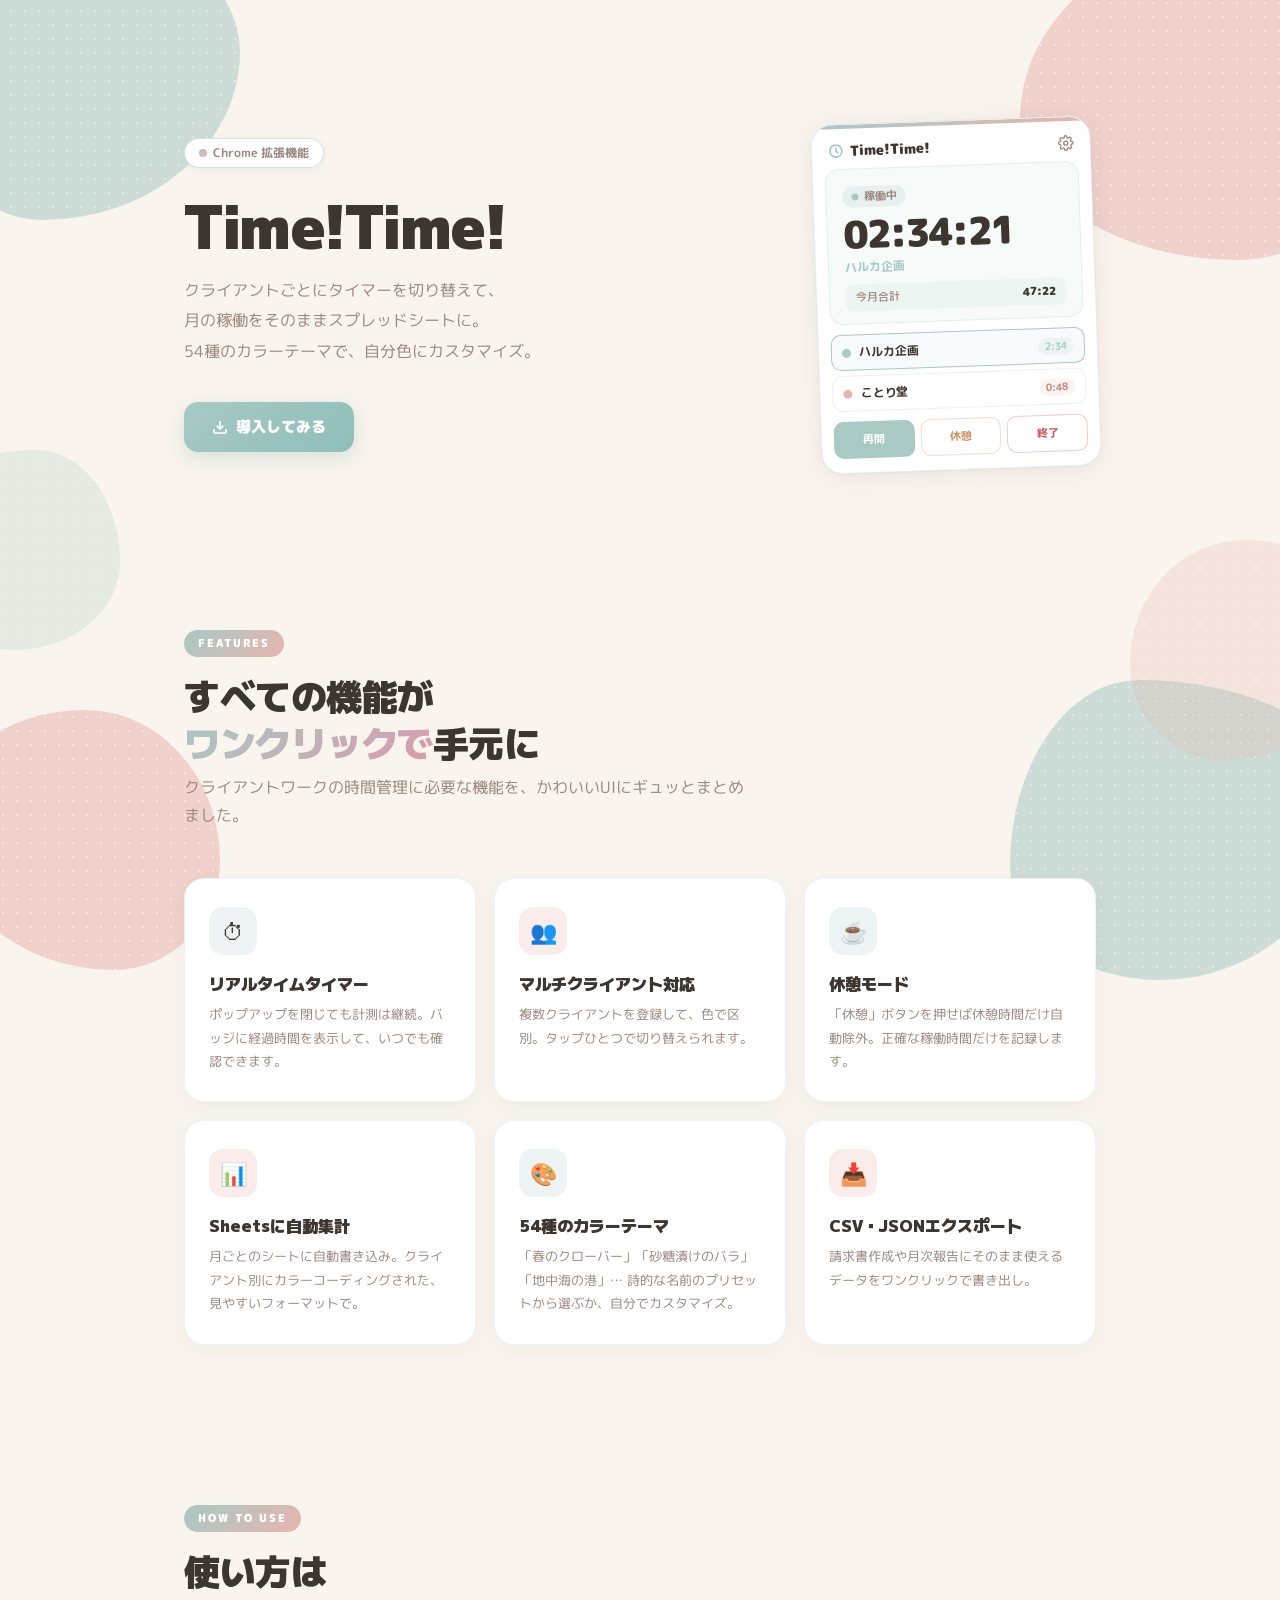
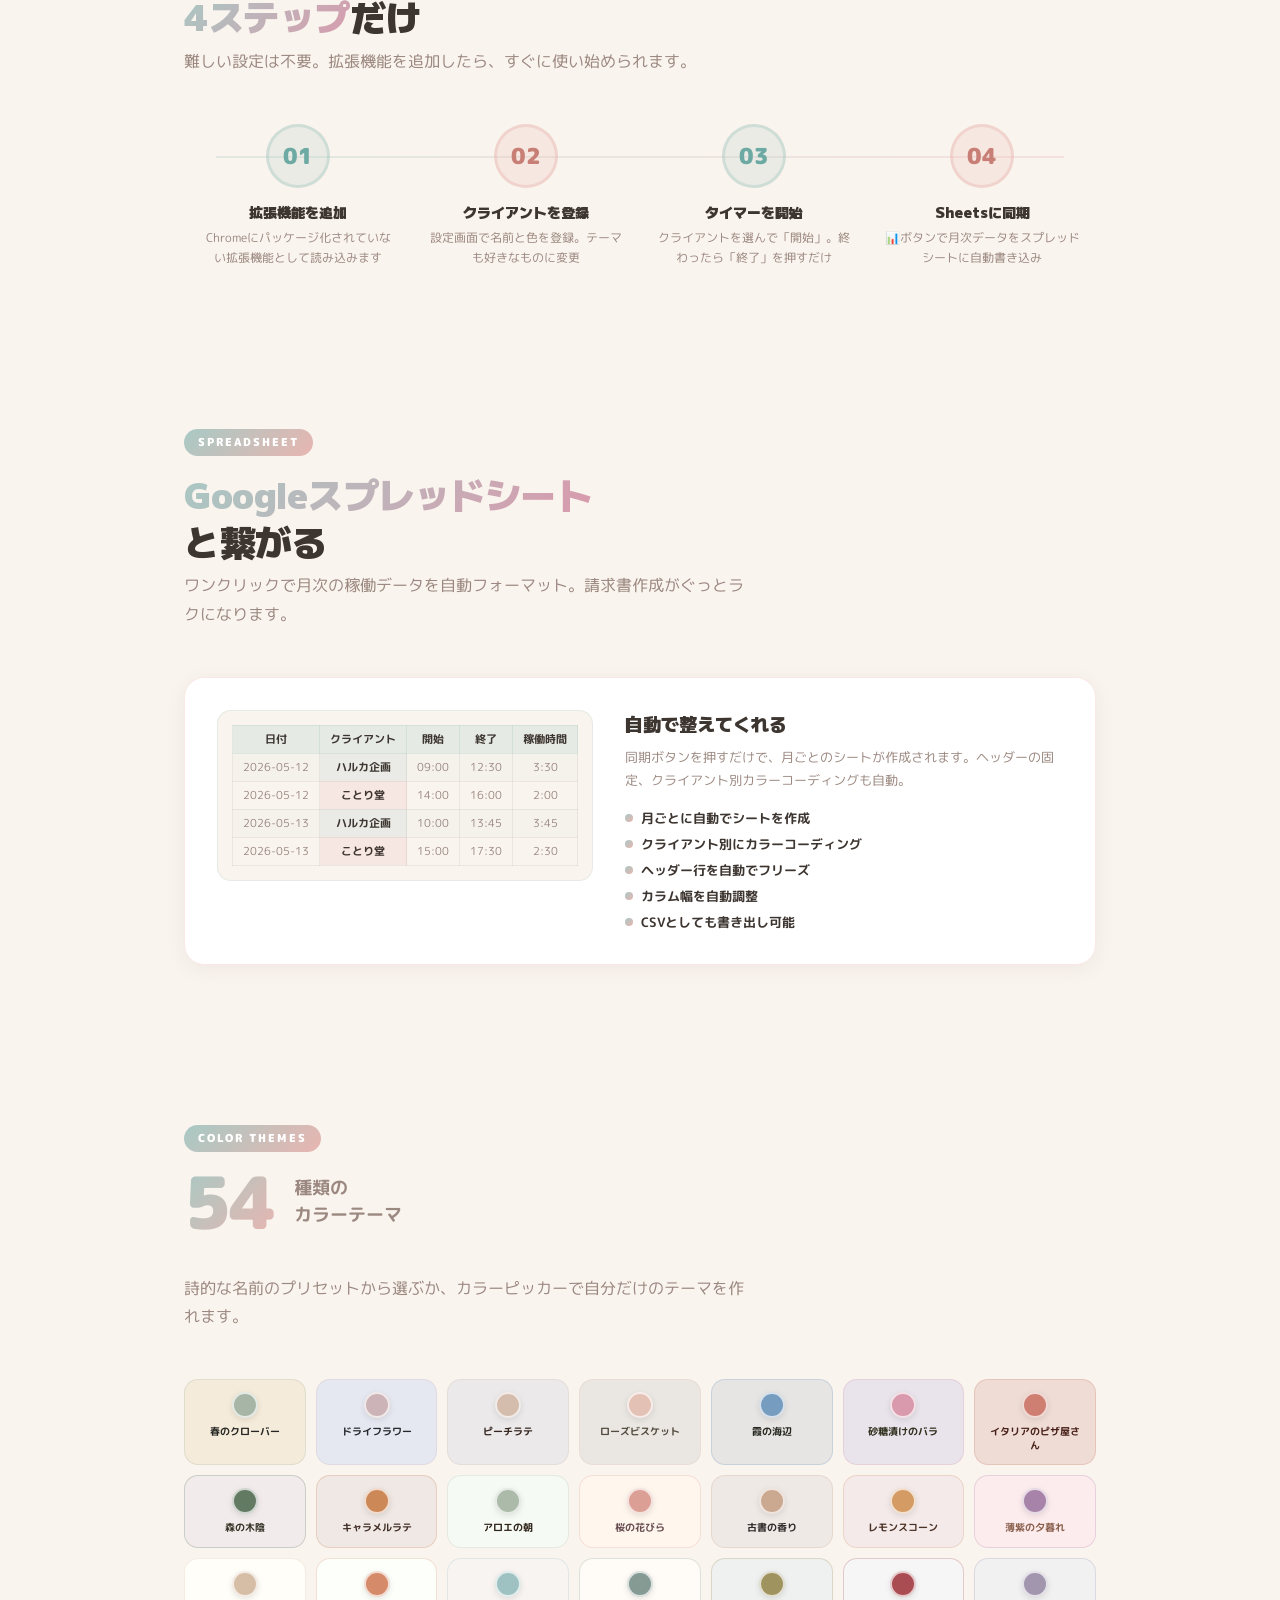
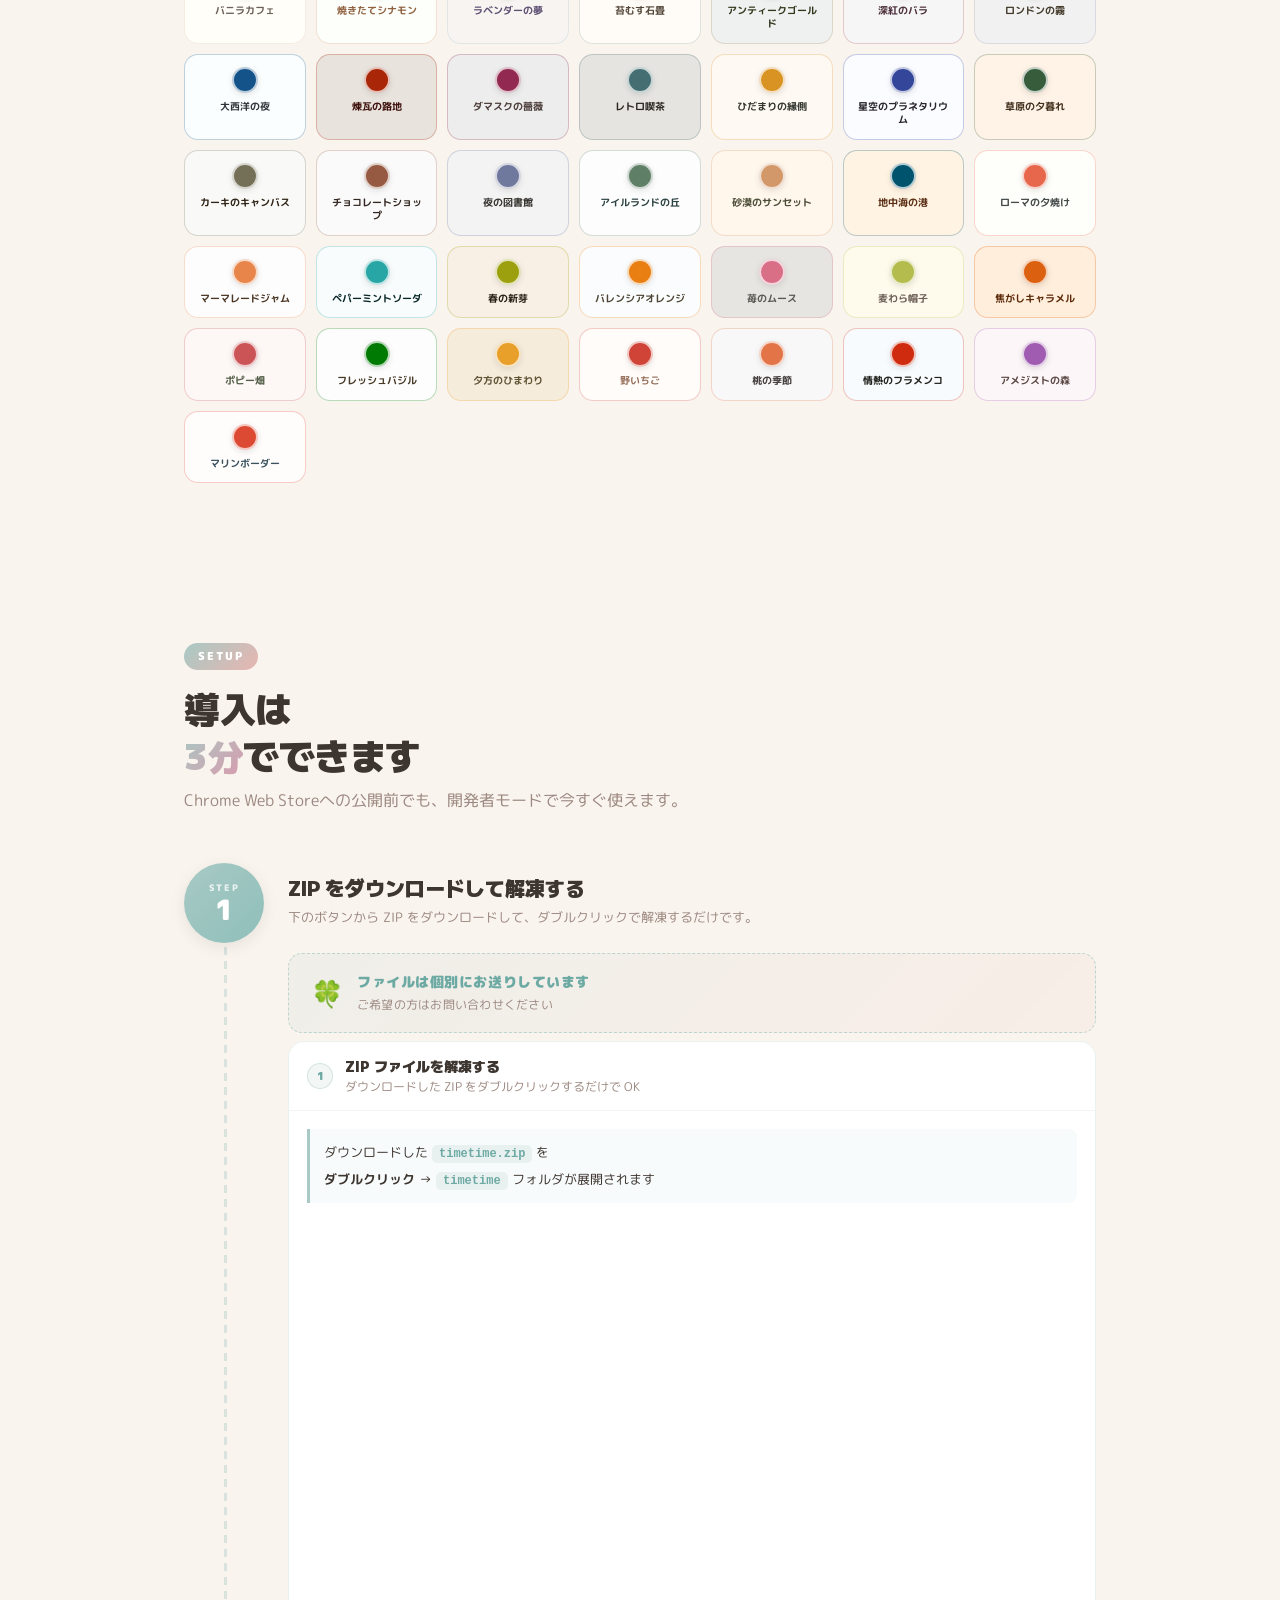
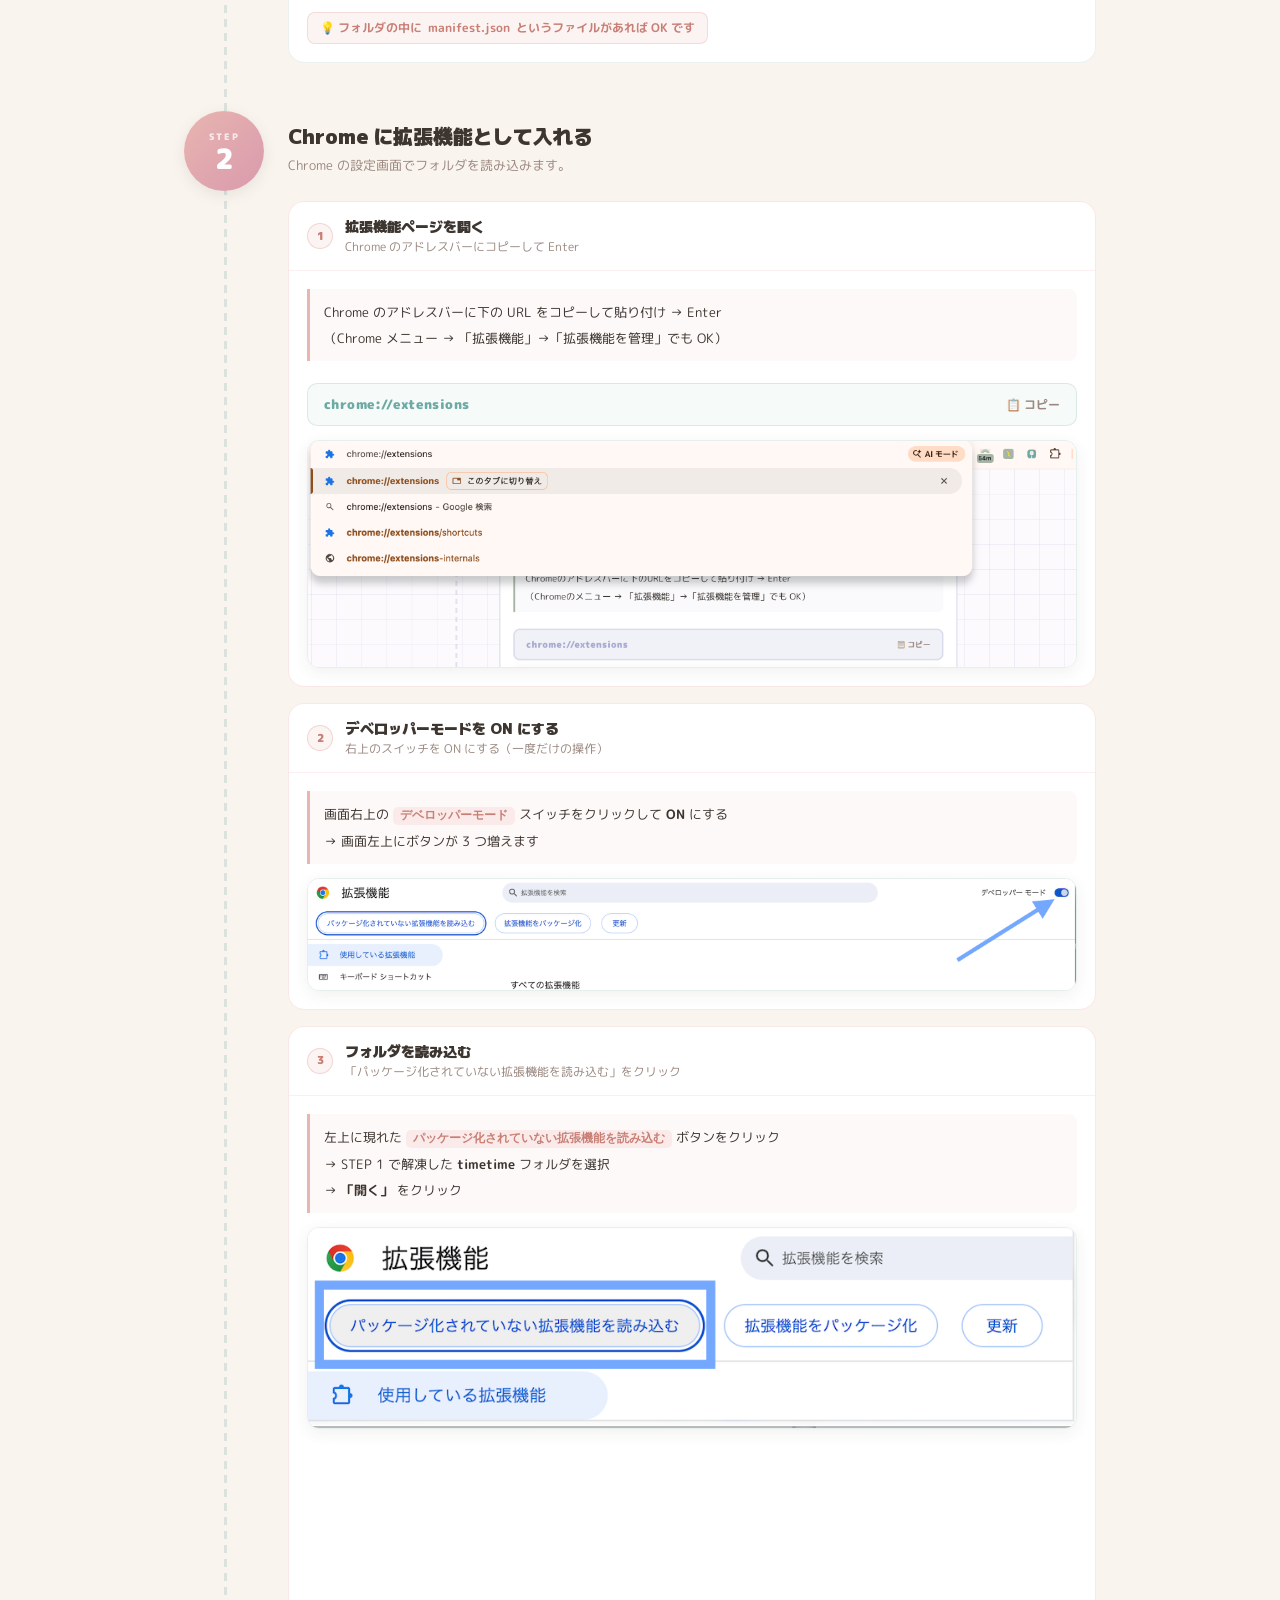
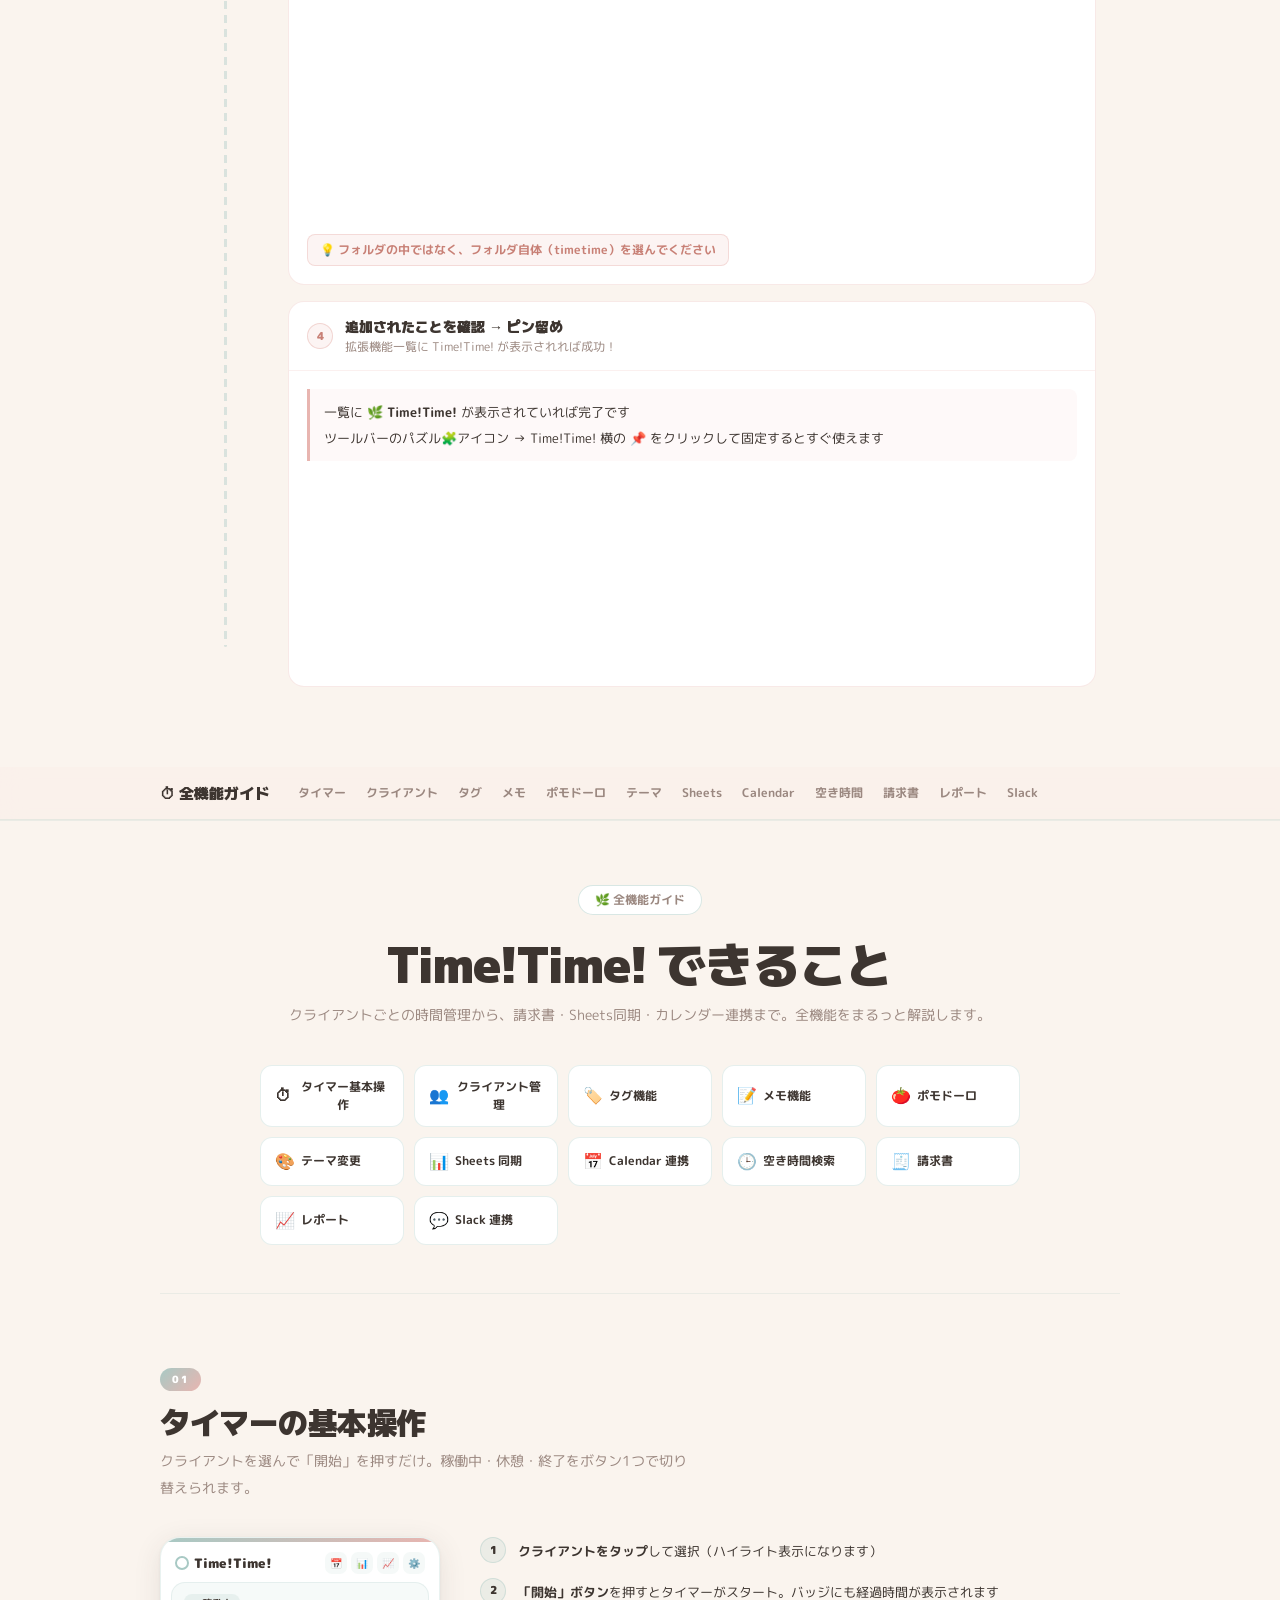
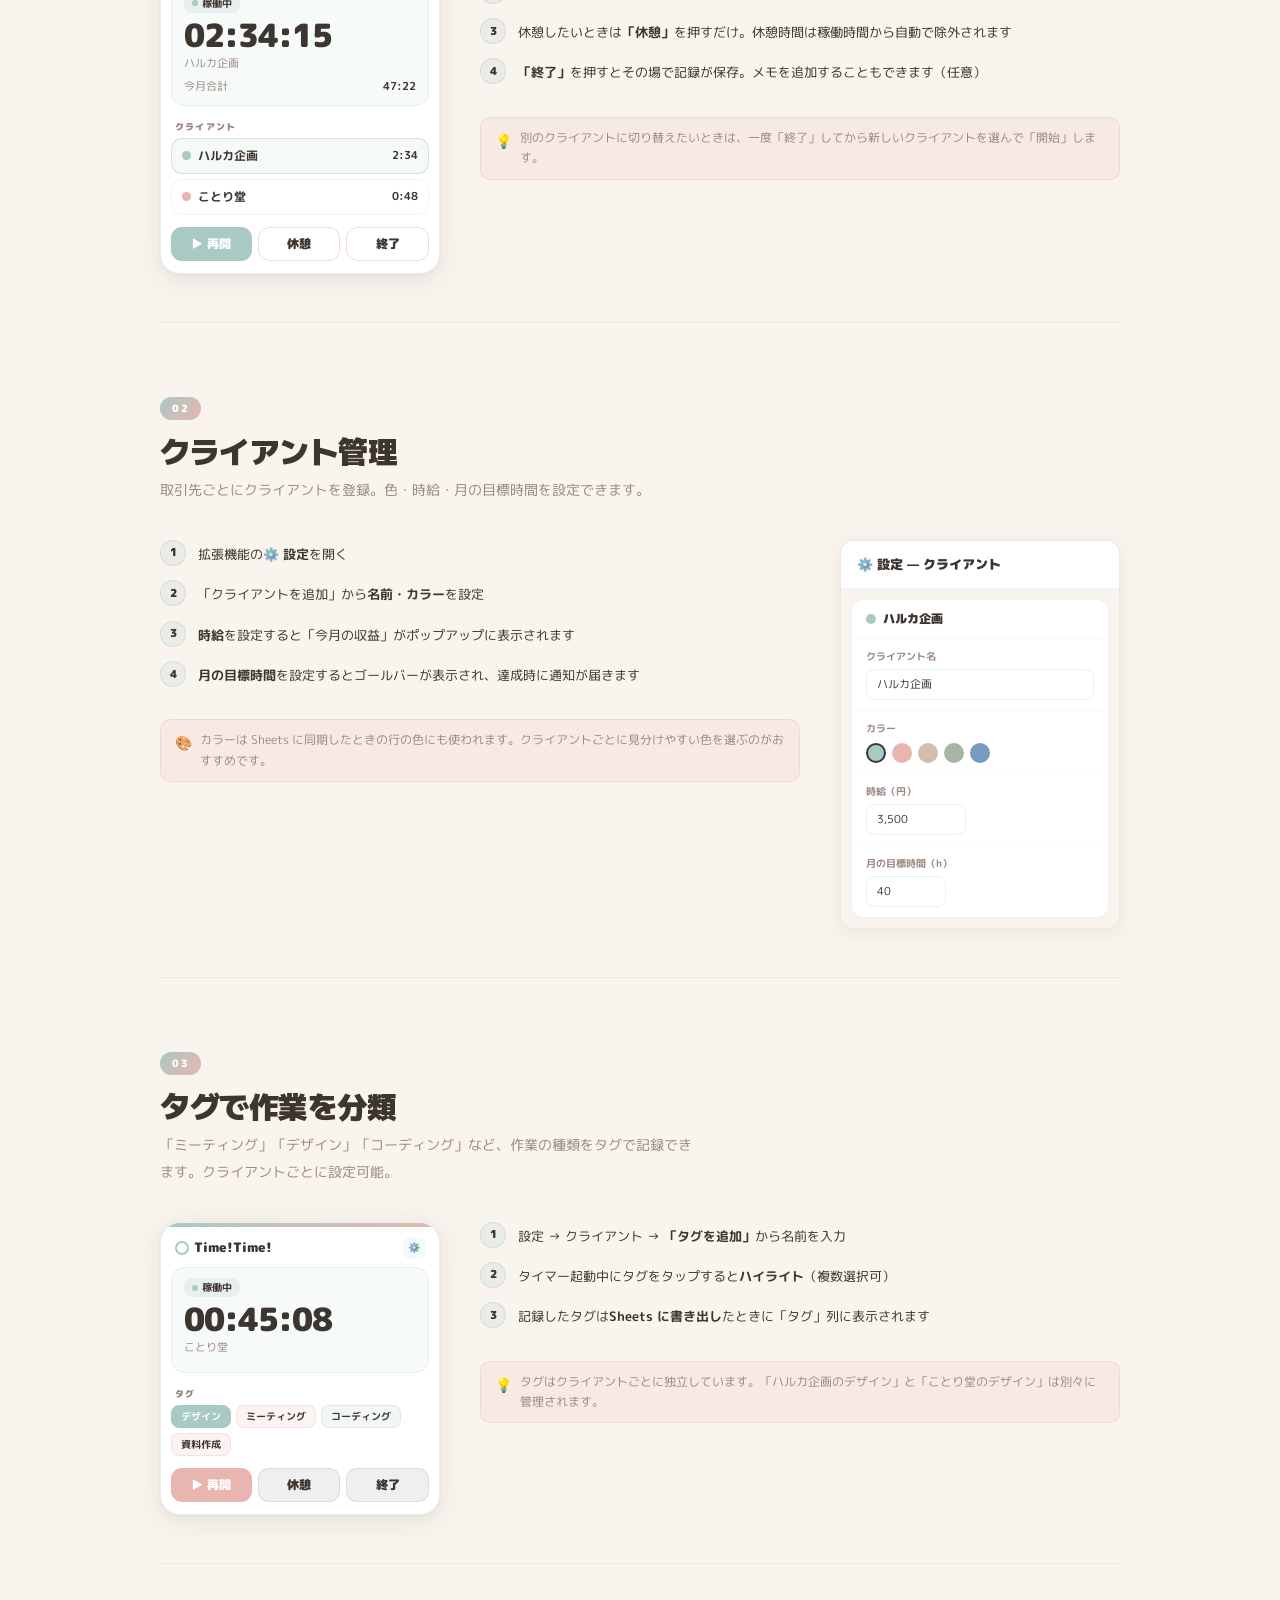
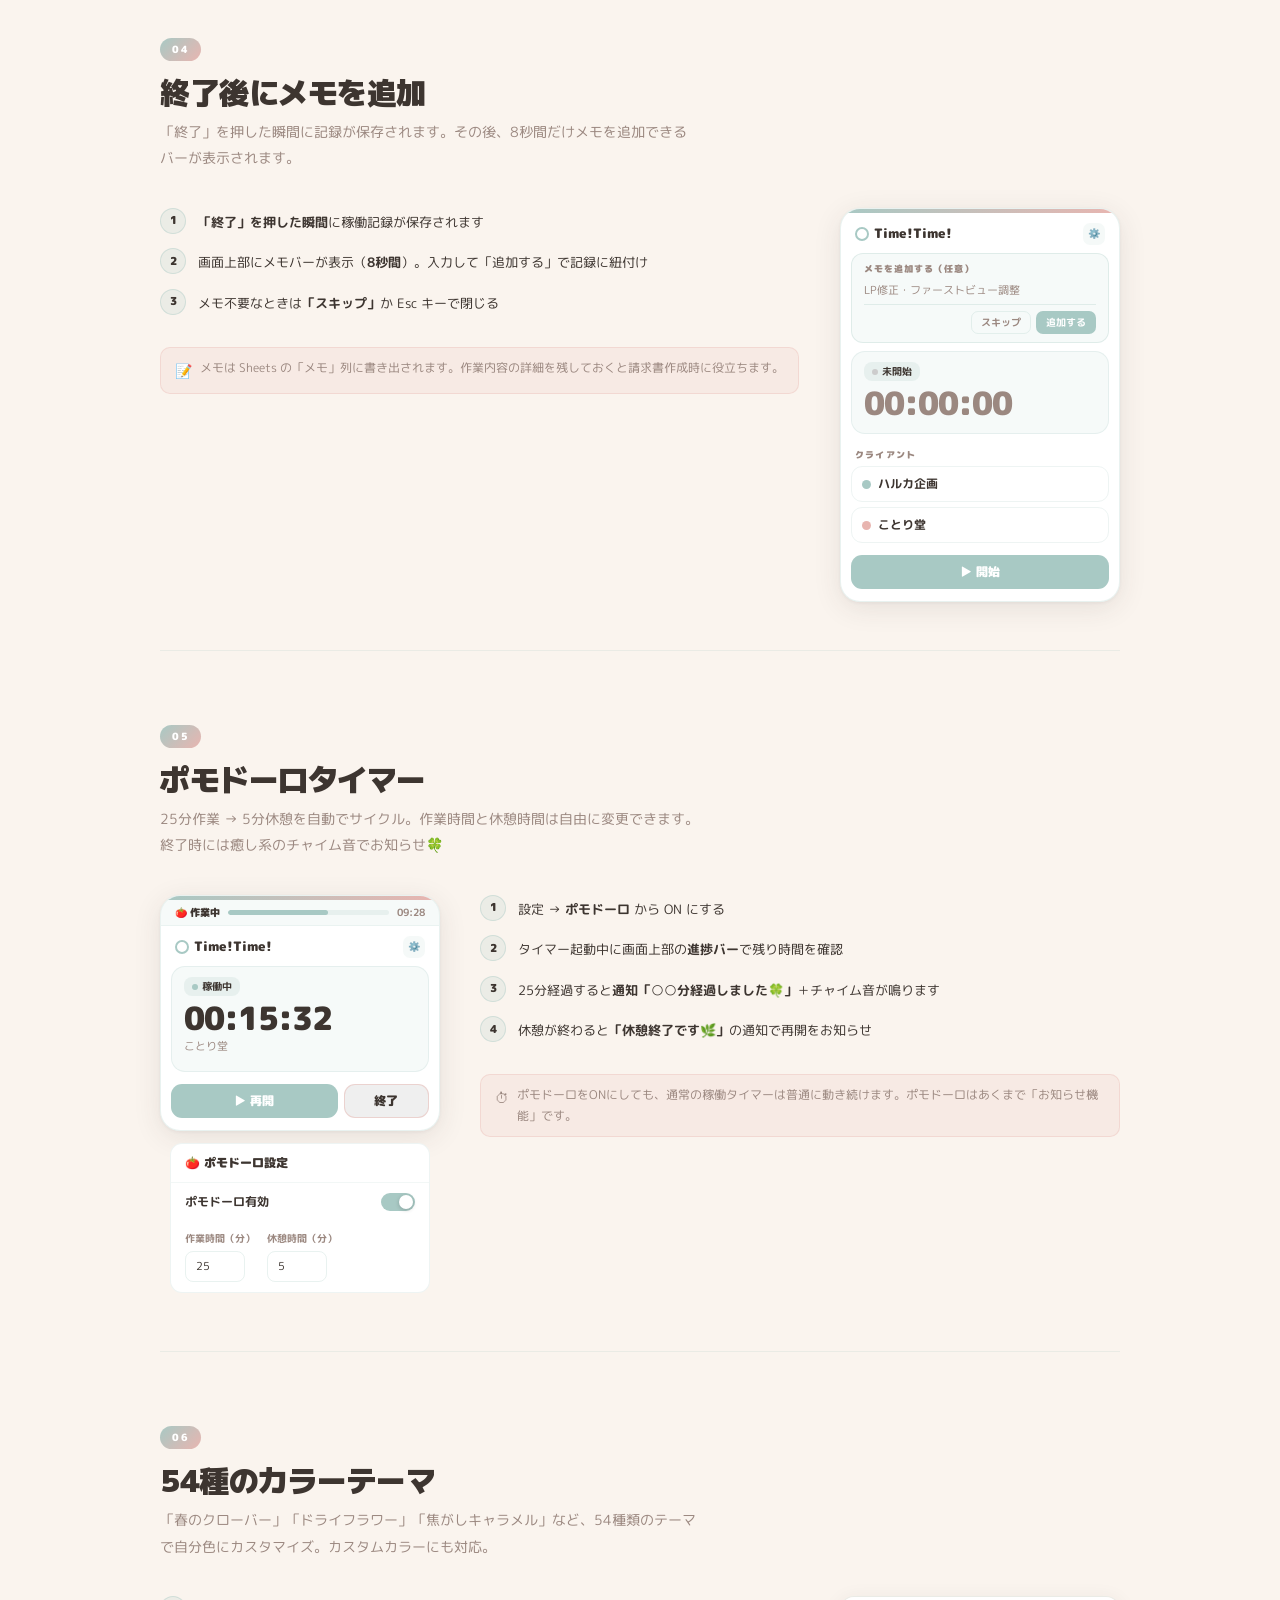
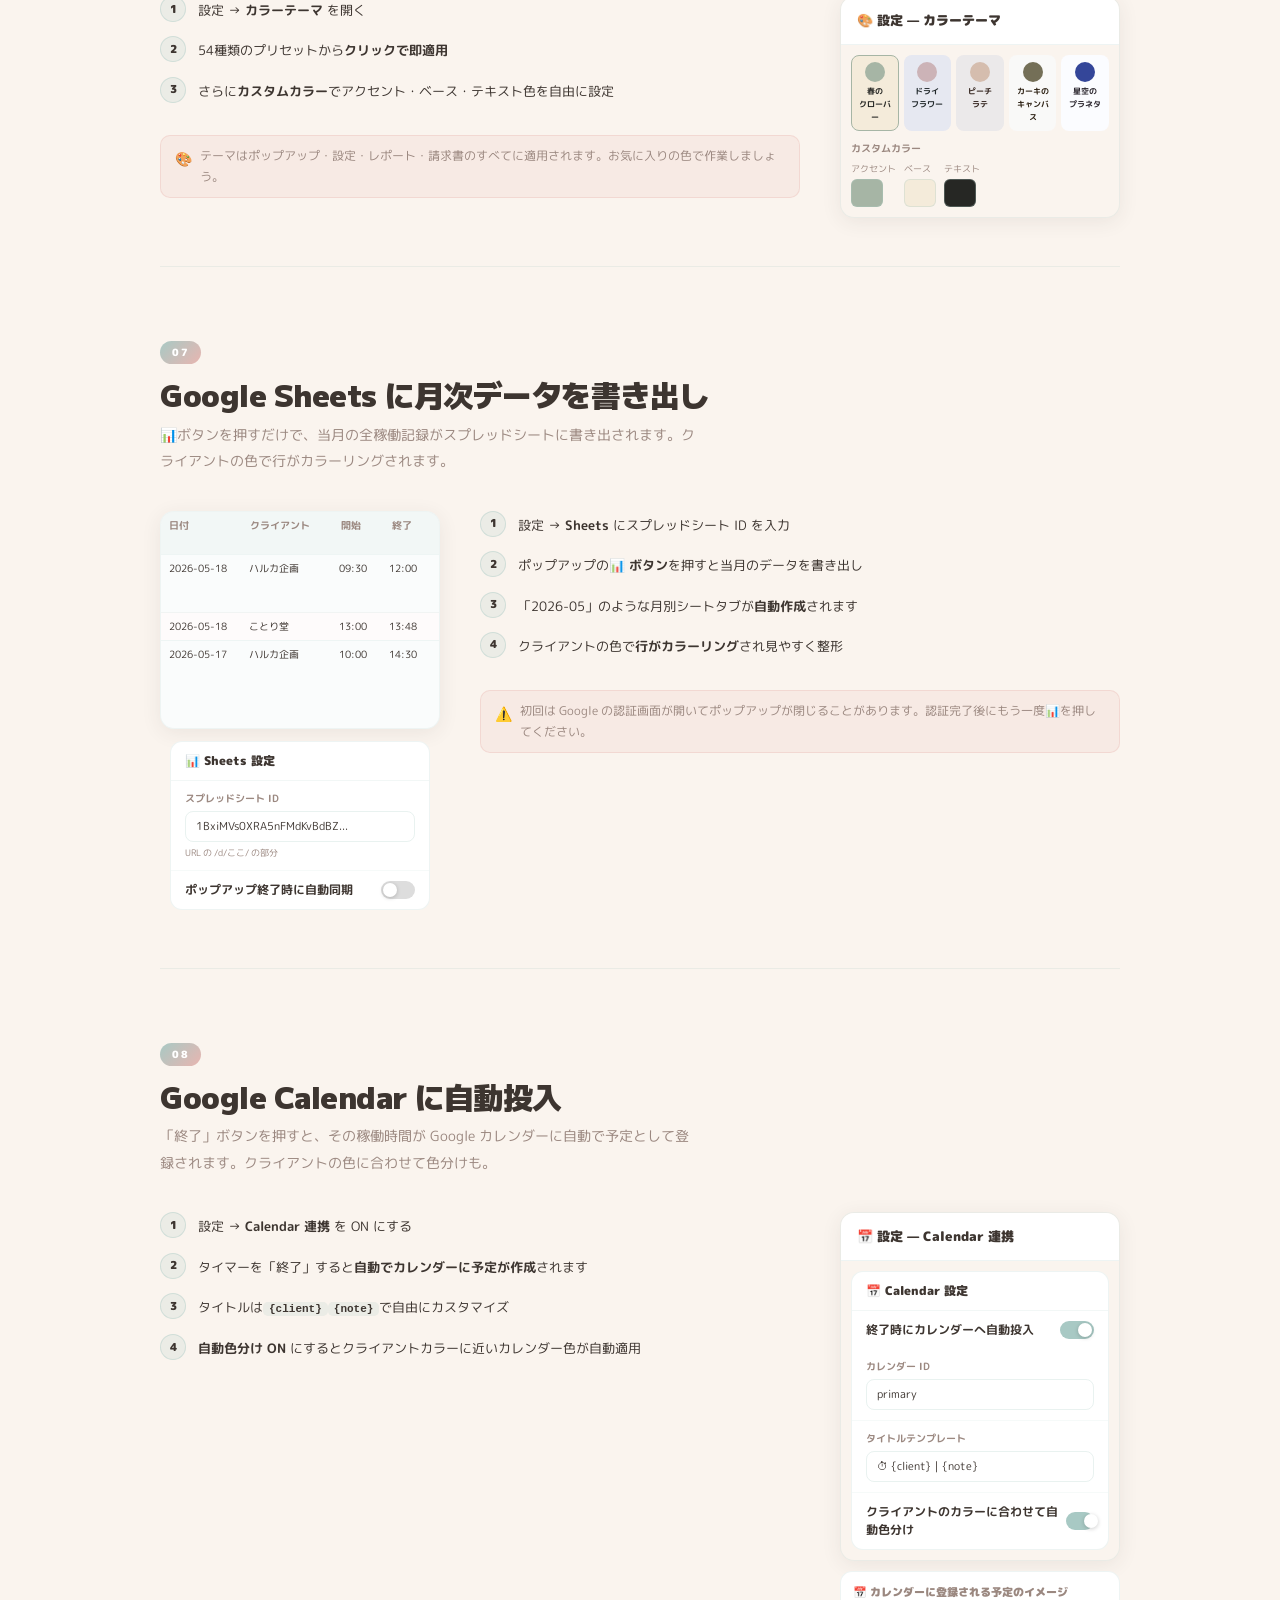
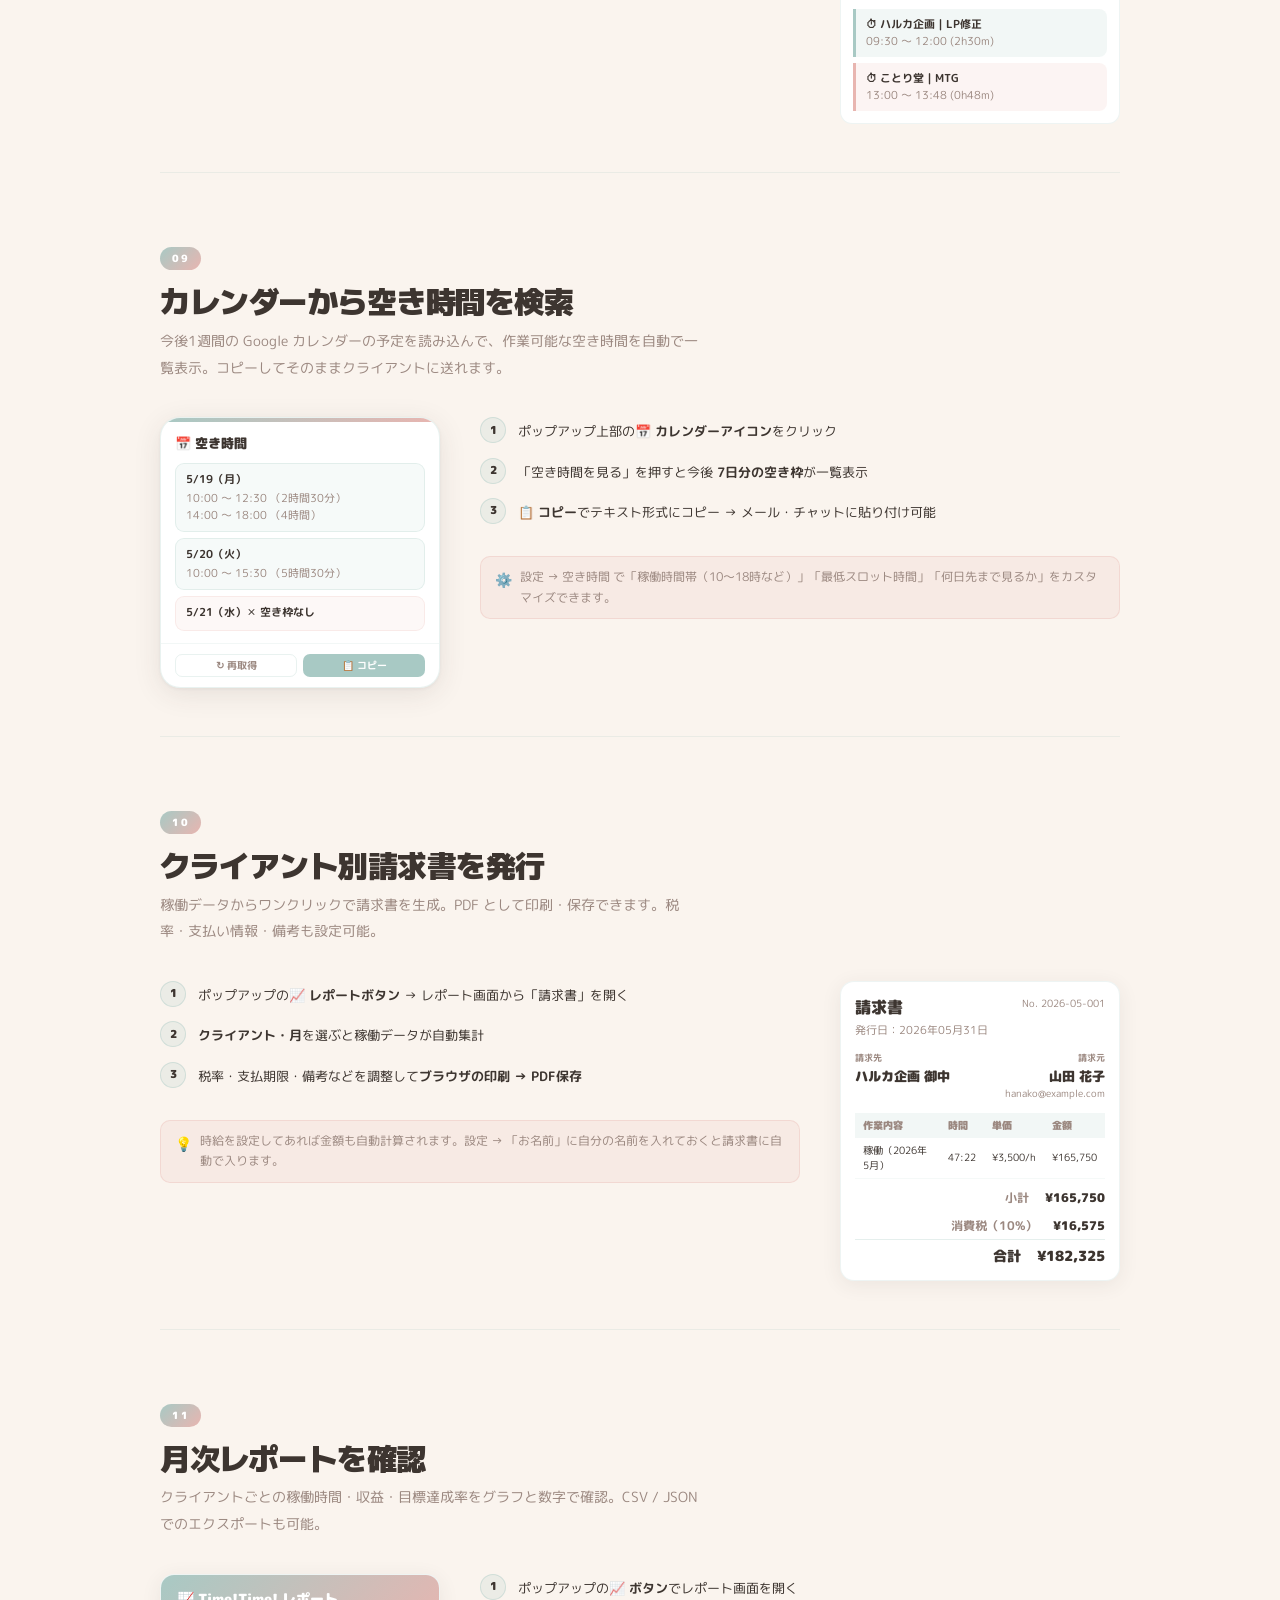
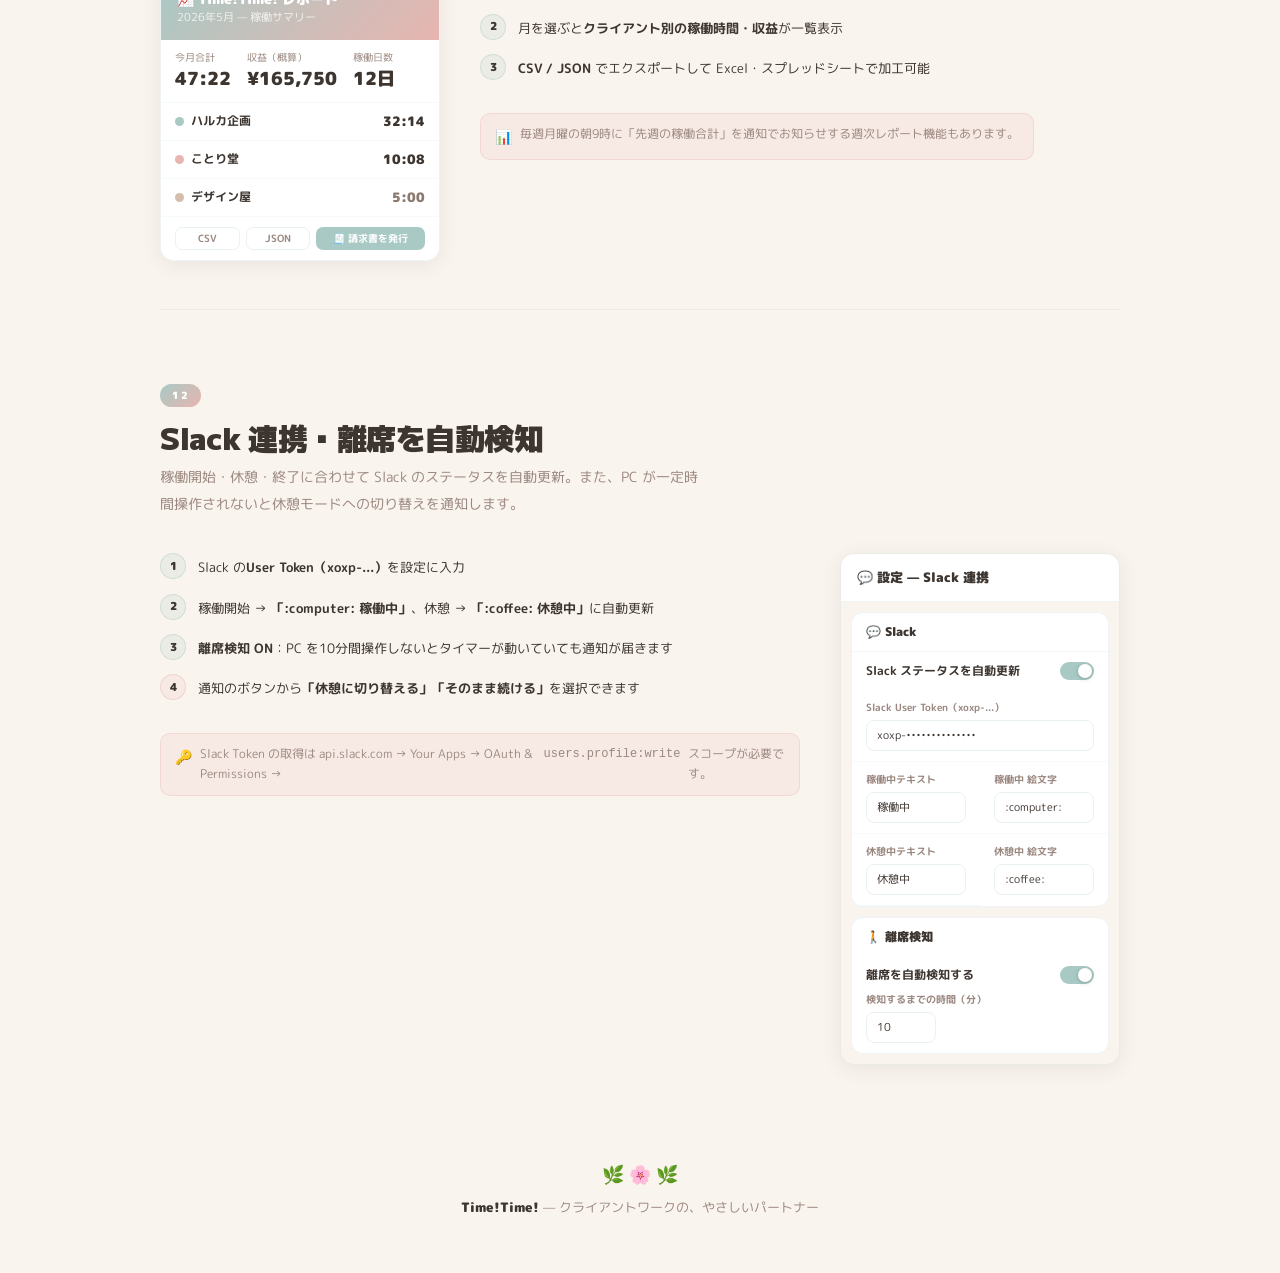
<file: deploy-cloudflare/index.html>
<!DOCTYPE html>
<html lang="ja">
<head>
  <meta charset="UTF-8">
  <meta name="viewport" content="width=device-width, initial-scale=1.0">
  <title>Time!Time! — 機能紹介</title>
  <link rel="preconnect" href="https://fonts.googleapis.com">
  <link rel="preconnect" href="https://fonts.gstatic.com" crossorigin>
  <link href="https://fonts.googleapis.com/css2?family=M+PLUS+1:wght@400;700;900&family=M+PLUS+Rounded+1c:wght@400;500;700;900&display=swap" rel="stylesheet">
  <style>
    :root {
      --cream:   #FAF4EE;
      --mint:    #A8C9C4;
      --pink:    #E8B5B0;
      --text:    #3D3530;
      --text-sm: #9B8880;
      --white:   #ffffff;
      --mint-lt: rgba(168,201,196,0.18);
      --pink-lt: rgba(232,181,176,0.18);
    }

    *, *::before, *::after { box-sizing: border-box; margin: 0; padding: 0; }

    body {
      font-family: 'M PLUS Rounded 1c', sans-serif;
      background: var(--cream);
      color: var(--text);
      overflow-x: hidden;
      -webkit-font-smoothing: antialiased;
    }

    /* ── BLOBS (background decoration) ── */
    .blob-layer {
      position: fixed;
      inset: 0;
      pointer-events: none;
      z-index: 0;
    }

    .blob {
      position: absolute;
      opacity: 0.55;
    }

    .blob-tl {
      top: -80px; left: -80px;
      width: 320px; height: 300px;
      background: var(--mint);
      border-radius: 42% 58% 62% 38% / 48% 44% 56% 52%;
    }

    .blob-tr {
      top: -60px; right: -90px;
      width: 350px; height: 320px;
      background: var(--pink);
      border-radius: 60% 40% 38% 62% / 56% 62% 38% 44%;
    }

    .blob-bl {
      bottom: -70px; left: -60px;
      width: 280px; height: 260px;
      background: var(--pink);
      border-radius: 52% 48% 38% 62% / 42% 58% 42% 58%;
    }

    .blob-br {
      bottom: -80px; right: -70px;
      width: 340px; height: 300px;
      background: var(--mint);
      border-radius: 38% 62% 56% 44% / 62% 38% 62% 38%;
    }

    /* Dots overlay on blobs */
    .blob::after {
      content: '';
      position: absolute;
      inset: 0;
      border-radius: inherit;
      background-image: radial-gradient(circle, rgba(255,255,255,0.45) 1.5px, transparent 1.5px);
      background-size: 14px 14px;
    }

    /* Mid-page floating blobs */
    .blob-mid-l {
      top: 50%; left: -100px;
      width: 220px; height: 200px;
      background: var(--mint);
      border-radius: 62% 38% 48% 52% / 44% 56% 44% 56%;
      opacity: 0.25;
    }

    .blob-mid-r {
      top: 60%; right: -90px;
      width: 240px; height: 220px;
      background: var(--pink);
      border-radius: 48% 52% 62% 38% / 56% 44% 56% 44%;
      opacity: 0.25;
    }

    /* ── Layout ── */
    .page { position: relative; z-index: 1; }

    section { padding: 80px 24px; max-width: 960px; margin: 0 auto; }

    .section-label {
      display: inline-block;
      background: linear-gradient(135deg, var(--mint), var(--pink));
      color: white;
      font-size: 11px;
      font-weight: 900;
      letter-spacing: 2px;
      text-transform: uppercase;
      padding: 5px 14px;
      border-radius: 20px;
      margin-bottom: 14px;
    }

    h2 {
      font-family: 'M PLUS 1', sans-serif;
      font-size: clamp(26px, 4vw, 36px);
      font-weight: 900;
      line-height: 1.3;
      letter-spacing: -0.5px;
      margin-bottom: 8px;
    }

    h2 .grad {
      background: linear-gradient(135deg, #A8C9C4 0%, #D99AAD 100%);
      -webkit-background-clip: text;
      -webkit-text-fill-color: transparent;
      background-clip: text;
    }

    .lead {
      font-size: 16px;
      color: var(--text-sm);
      line-height: 1.8;
      max-width: 560px;
      margin-bottom: 48px;
    }

    /* ── HERO ── */
    .hero {
      padding-top: 120px;
      padding-bottom: 80px;
      display: flex;
      align-items: center;
      gap: 60px;
      flex-wrap: wrap;
    }

    .hero-copy { flex: 1; min-width: 280px; }

    .hero-badge {
      display: inline-flex;
      align-items: center;
      gap: 6px;
      background: var(--white);
      border: 1.5px solid rgba(168,201,196,0.5);
      border-radius: 20px;
      padding: 5px 14px;
      font-size: 12px;
      font-weight: 700;
      color: var(--text-sm);
      margin-bottom: 20px;
      box-shadow: 0 2px 10px rgba(168,201,196,0.2);
    }

    .hero-badge span {
      width: 8px; height: 8px;
      border-radius: 50%;
      background: linear-gradient(135deg, var(--mint), var(--pink));
    }

    .hero-title {
      font-family: 'M PLUS 1', sans-serif;
      font-size: clamp(38px, 6vw, 60px);
      font-weight: 900;
      line-height: 1.15;
      letter-spacing: -1.5px;
      margin-bottom: 18px;
    }

    .hero-title .accent {
      background: linear-gradient(135deg, #A8C9C4 0%, #D99AAD 80%);
      -webkit-background-clip: text;
      -webkit-text-fill-color: transparent;
      background-clip: text;
    }

    .hero-tagline {
      font-size: 16px;
      color: var(--text-sm);
      line-height: 1.9;
      margin-bottom: 36px;
    }

    .hero-cta {
      display: inline-flex;
      align-items: center;
      gap: 8px;
      background: linear-gradient(135deg, var(--mint), #8FBFBA);
      color: white;
      font-family: 'M PLUS Rounded 1c', sans-serif;
      font-size: 15px;
      font-weight: 900;
      padding: 14px 28px;
      border-radius: 14px;
      border: none;
      cursor: pointer;
      box-shadow: 0 6px 20px rgba(168,201,196,0.45);
      transition: transform 0.2s, box-shadow 0.2s;
      text-decoration: none;
    }

    .hero-cta:hover {
      transform: translateY(-2px);
      box-shadow: 0 10px 28px rgba(168,201,196,0.5);
    }

    /* ── POPUP MOCKUP ── */
    .hero-mockup {
      flex-shrink: 0;
      width: 280px;
    }

    .mockup-wrap {
      background: var(--white);
      border-radius: 22px;
      overflow: hidden;
      box-shadow:
        0 4px 24px rgba(61,53,48,0.08),
        0 1px 3px rgba(61,53,48,0.04);
      border: 1.5px solid rgba(168,201,196,0.3);
      transform: rotate(-2deg);
      transition: transform 0.3s;
    }

    .mockup-wrap:hover { transform: rotate(0deg) scale(1.02); }

    .mockup-top-bar {
      height: 4px;
      background: linear-gradient(90deg, var(--mint), var(--pink));
    }

    .mockup-header {
      display: flex;
      justify-content: space-between;
      align-items: center;
      padding: 12px 16px 8px;
      font-size: 14px;
      font-weight: 900;
    }

    .mockup-logo {
      display: flex;
      align-items: center;
      gap: 6px;
      color: var(--text);
    }

    .mockup-logo svg {
      width: 16px; height: 16px;
      stroke: var(--mint);
    }

    .mockup-settings-icon {
      width: 16px; height: 16px;
      stroke: var(--text-sm);
    }

    .mockup-timer-card {
      margin: 0 12px 10px;
      background: rgba(168,201,196,0.1);
      border: 1.5px solid rgba(168,201,196,0.25);
      border-radius: 14px;
      padding: 14px 16px 12px;
    }

    .mockup-status {
      display: inline-flex;
      align-items: center;
      gap: 5px;
      font-size: 11px;
      font-weight: 700;
      color: var(--text-sm);
      background: rgba(168,201,196,0.2);
      padding: 2px 9px;
      border-radius: 10px;
      margin-bottom: 8px;
    }

    .mockup-status-dot {
      width: 7px; height: 7px;
      border-radius: 50%;
      background: var(--mint);
      animation: pulse 1.8s infinite;
    }

    @keyframes pulse {
      0%,100% { opacity:1; }
      50% { opacity:0.35; }
    }

    .mockup-time {
      font-size: 38px;
      font-weight: 900;
      letter-spacing: -2px;
      color: var(--text);
      line-height: 1;
      margin-bottom: 5px;
      font-variant-numeric: tabular-nums;
    }

    .mockup-client-name {
      font-size: 12px;
      font-weight: 700;
      color: var(--mint);
    }

    .mockup-month {
      display: flex;
      justify-content: space-between;
      margin-top: 8px;
      font-size: 11px;
      background: rgba(168,201,196,0.12);
      border-radius: 8px;
      padding: 5px 10px;
    }

    .mockup-month span:first-child { color: var(--text-sm); font-weight: 500; }
    .mockup-month span:last-child  { font-weight: 900; }

    .mockup-clients {
      margin: 0 12px 10px;
      display: flex;
      flex-direction: column;
      gap: 5px;
    }

    .mockup-client-row {
      display: flex;
      align-items: center;
      gap: 8px;
      padding: 8px 10px;
      background: var(--white);
      border: 1.5px solid rgba(168,201,196,0.25);
      border-radius: 10px;
      font-size: 12px;
      font-weight: 600;
    }

    .mockup-client-row.active-row {
      border-color: var(--mint);
      background: rgba(168,201,196,0.08);
    }

    .dot-sm {
      width: 9px; height: 9px;
      border-radius: 50%;
      flex-shrink: 0;
    }

    .mockup-client-row .time-chip {
      margin-left: auto;
      font-size: 10px;
      font-weight: 700;
      color: var(--mint);
      background: rgba(168,201,196,0.15);
      padding: 1px 7px;
      border-radius: 10px;
    }

    .mockup-buttons {
      display: grid;
      grid-template-columns: 1fr 1fr 1fr;
      gap: 6px;
      padding: 0 12px 14px;
    }

    .mockup-btn {
      padding: 9px;
      border: none;
      border-radius: 10px;
      font-family: 'M PLUS Rounded 1c', sans-serif;
      font-size: 11px;
      font-weight: 700;
      cursor: default;
    }

    .mockup-btn-start {
      background: var(--mint);
      color: white;
    }

    .mockup-btn-break {
      background: white;
      color: #C8946A;
      border: 1.5px solid rgba(200,148,106,0.3);
    }

    .mockup-btn-stop {
      background: white;
      color: #CB5457;
      border: 1.5px solid rgba(203,84,87,0.3);
    }

    /* ── FEATURES ── */
    .features-grid {
      display: grid;
      grid-template-columns: repeat(auto-fill, minmax(260px, 1fr));
      gap: 18px;
      margin-top: 40px;
    }

    .feature-card {
      background: var(--white);
      border-radius: 20px;
      padding: 28px 24px;
      border: 1.5px solid rgba(168,201,196,0.2);
      box-shadow: 0 4px 20px rgba(61,53,48,0.05);
      transition: transform 0.2s, box-shadow 0.2s;
    }

    .feature-card:hover {
      transform: translateY(-4px);
      box-shadow: 0 8px 32px rgba(61,53,48,0.09);
    }

    .feature-icon {
      width: 48px; height: 48px;
      border-radius: 14px;
      display: flex;
      align-items: center;
      justify-content: center;
      font-size: 22px;
      margin-bottom: 16px;
    }

    .icon-mint { background: rgba(168,201,196,0.2); }
    .icon-pink { background: rgba(232,181,176,0.25); }

    .feature-title {
      font-family: 'M PLUS 1', sans-serif;
      font-size: 16px;
      font-weight: 900;
      margin-bottom: 8px;
      color: var(--text);
    }

    .feature-desc {
      font-size: 13px;
      color: var(--text-sm);
      line-height: 1.8;
    }

    /* ── HOW IT WORKS ── */
    .steps-row {
      display: flex;
      gap: 0;
      margin-top: 40px;
      flex-wrap: wrap;
      position: relative;
    }

    .steps-row::before {
      content: '';
      position: absolute;
      top: 32px;
      left: 32px;
      right: 32px;
      height: 2px;
      background: linear-gradient(90deg, var(--mint), var(--pink));
      opacity: 0.3;
    }

    .step {
      flex: 1;
      min-width: 160px;
      text-align: center;
      padding: 0 16px;
      position: relative;
    }

    .step-num {
      width: 64px; height: 64px;
      border-radius: 50%;
      display: flex;
      align-items: center;
      justify-content: center;
      font-size: 22px;
      font-weight: 900;
      margin: 0 auto 14px;
      position: relative;
      z-index: 1;
      border: 3px solid transparent;
    }

    .step:nth-child(odd)  .step-num { background: rgba(168,201,196,0.2); color: #6EAAA4; border-color: rgba(168,201,196,0.4); }
    .step:nth-child(even) .step-num { background: rgba(232,181,176,0.2); color: #C88076; border-color: rgba(232,181,176,0.4); }

    .step-title {
      font-family: 'M PLUS 1', sans-serif;
      font-size: 14px;
      font-weight: 900;
      margin-bottom: 6px;
    }

    .step-desc {
      font-size: 12px;
      color: var(--text-sm);
      line-height: 1.7;
    }

    /* ── THEMES ── */
    .themes-intro {
      display: flex;
      align-items: flex-end;
      gap: 20px;
      flex-wrap: wrap;
      margin-bottom: 36px;
    }

    .themes-count {
      font-size: 72px;
      font-weight: 900;
      line-height: 1;
      background: linear-gradient(135deg, var(--mint), var(--pink));
      -webkit-background-clip: text;
      -webkit-text-fill-color: transparent;
      background-clip: text;
      letter-spacing: -3px;
    }

    .themes-count-label {
      font-size: 18px;
      font-weight: 700;
      color: var(--text-sm);
      padding-bottom: 10px;
    }

    .theme-grid {
      display: grid;
      grid-template-columns: repeat(auto-fill, minmax(110px, 1fr));
      gap: 10px;
    }

    .theme-chip {
      border-radius: 14px;
      padding: 12px 10px;
      text-align: center;
      cursor: default;
      transition: transform 0.15s, box-shadow 0.15s;
      border: 1.5px solid rgba(255,255,255,0.6);
    }

    .theme-chip:hover {
      transform: translateY(-3px) scale(1.03);
      box-shadow: 0 6px 18px rgba(61,53,48,0.12);
    }

    .theme-swatch {
      width: 26px; height: 26px;
      border-radius: 50%;
      margin: 0 auto 7px;
      border: 2.5px solid rgba(255,255,255,0.7);
      box-shadow: 0 2px 6px rgba(0,0,0,0.1);
    }

    .theme-chip-name {
      font-size: 10px;
      font-weight: 700;
      line-height: 1.35;
    }

    /* ── Scroll animation ── */
    [data-anim] { opacity: 0; transform: translateY(20px); transition: opacity 0.5s ease, transform 0.5s ease; }
    [data-anim].visible { opacity: 1; transform: none; }
    [data-delay="1"] { transition-delay: 0.08s; }
    [data-delay="2"] { transition-delay: 0.16s; }
    [data-delay="3"] { transition-delay: 0.24s; }
    [data-delay="4"] { transition-delay: 0.32s; }

    /* ── SETUP TIMELINE ── */
    .tl-wrap { position: relative; padding-left: 0; margin-top: 40px; }
    .tl-wrap::before {
      content: '';
      position: absolute;
      left: 40px; top: 56px; bottom: 40px;
      width: 3px;
      background: repeating-linear-gradient(to bottom, rgba(168,201,196,0.4) 0 8px, transparent 8px 14px);
      border-radius: 2px;
    }

    .tl-block { display: flex; gap: 24px; margin-bottom: 48px; }
    .tl-block:last-child { margin-bottom: 0; }

    .tl-num {
      flex-shrink: 0; width: 80px; height: 80px;
      border-radius: 50%;
      display: flex; flex-direction: column;
      align-items: center; justify-content: center;
      font-weight: 900; z-index: 1;
      box-shadow: 0 4px 16px rgba(0,0,0,0.08);
    }
    .tl-num .step-label { font-size: 9px; letter-spacing: 0.18em; opacity: 0.75; margin-bottom: 1px; }
    .tl-num .step-n { font-size: 28px; line-height: 1; }
    .tl-step1 .tl-num { background: linear-gradient(135deg, var(--mint), #8FBFBA); color: #fff; }
    .tl-step2 .tl-num { background: linear-gradient(135deg, var(--pink), #D99AAD); color: #fff; }

    .tl-content { flex: 1; padding-top: 10px; }
    .tl-heading { font-family: 'M PLUS 1', sans-serif; font-size: 20px; font-weight: 900; margin-bottom: 4px; }
    .tl-sub { font-size: 13px; color: var(--text-sm); margin-bottom: 24px; line-height: 1.8; }

    .substeps { display: flex; flex-direction: column; gap: 16px; }
    .substep {
      background: var(--white);
      border: 1.5px solid rgba(168,201,196,0.25);
      border-radius: 16px; overflow: hidden;
      transition: box-shadow 0.2s;
    }
    .substep:hover { box-shadow: 0 6px 20px rgba(168,201,196,0.18); }
    .tl-step2 .substep { border-color: rgba(232,181,176,0.3); }
    .tl-step2 .substep:hover { box-shadow: 0 6px 20px rgba(232,181,176,0.18); }

    .substep-header {
      display: flex; align-items: center; gap: 12px;
      padding: 14px 18px;
      border-bottom: 1.5px solid rgba(168,201,196,0.15);
    }
    .tl-step2 .substep-header { border-bottom-color: rgba(232,181,176,0.2); }

    .substep-num {
      width: 26px; height: 26px; border-radius: 50%;
      background: rgba(168,201,196,0.15); border: 1.5px solid rgba(168,201,196,0.4);
      display: flex; align-items: center; justify-content: center;
      font-size: 11px; font-weight: 900; color: #6EAAA4; flex-shrink: 0;
    }
    .tl-step2 .substep-num {
      background: rgba(232,181,176,0.15); border-color: rgba(232,181,176,0.5);
      color: #C88076;
    }
    .substep-title { font-family: 'M PLUS 1', sans-serif; font-size: 14px; font-weight: 900; }
    .substep-desc { font-size: 12px; color: var(--text-sm); margin-top: 2px; }
    .substep-body { padding: 18px; }

    .op-text {
      font-size: 13px; line-height: 2;
      background: rgba(168,201,196,0.08);
      border-left: 3px solid var(--mint);
      padding: 10px 14px; border-radius: 0 8px 8px 0;
      margin-bottom: 14px;
    }
    .tl-step2 .op-text { border-left-color: var(--pink); background: rgba(232,181,176,0.08); }
    .op-text code {
      background: rgba(168,201,196,0.2); padding: 2px 7px;
      border-radius: 5px; font-size: 12px; font-weight: 700; color: #6EAAA4;
    }
    .tl-step2 .op-text code { background: rgba(232,181,176,0.2); color: #C88076; }

    /* ZIPダウンロードボタン */
    .zip-dl-btn {
      display: inline-flex; align-items: center; gap: 12px;
      margin: 18px 0 8px;
      padding: 16px 22px;
      background: linear-gradient(135deg, var(--mint), #8FBFBA);
      color: #fff; text-decoration: none;
      border-radius: 14px;
      font-family: 'M PLUS Rounded 1c', sans-serif;
      font-weight: 900; font-size: 15px;
      letter-spacing: 0.04em;
      box-shadow: 0 6px 20px rgba(143,191,186,0.4);
      transition: transform 0.18s, box-shadow 0.18s;
    }
    .zip-dl-btn:hover {
      transform: translateY(-2px);
      box-shadow: 0 10px 28px rgba(143,191,186,0.5);
    }
    .zip-dl-icon { font-size: 18px; line-height: 1; }
    .zip-dl-text { flex: 1; }
    .zip-dl-size {
      font-size: 11px; font-weight: 700;
      background: rgba(255,255,255,0.25);
      padding: 4px 9px; border-radius: 999px;
      letter-spacing: 0.05em;
    }

    /* 個別配布のお知らせボックス */
    .private-notice {
      display: flex; align-items: center; gap: 14px;
      margin: 18px 0 8px;
      padding: 18px 22px;
      background: linear-gradient(135deg, rgba(168,201,196,0.12), rgba(232,181,176,0.10));
      border: 1.5px dashed rgba(143,191,186,0.55);
      border-radius: 14px;
    }
    .private-notice-icon {
      font-size: 26px; line-height: 1; flex-shrink: 0;
    }
    .private-notice-text {
      display: flex; flex-direction: column; gap: 4px;
    }
    .private-notice-text strong {
      font-family: 'M PLUS Rounded 1c', sans-serif;
      font-weight: 900; font-size: 14px; color: #6EAAA4;
      letter-spacing: 0.04em;
    }
    .private-notice-text span {
      font-size: 12px; color: var(--text-sm); letter-spacing: 0.02em;
    }

    /* コピーボタン */
    .copy-url-btn {
      display: inline-flex; align-items: center; justify-content: space-between;
      width: 100%; margin-top: 8px;
      background: rgba(168,201,196,0.1); border: 1.5px solid rgba(168,201,196,0.35);
      border-radius: 10px; padding: 11px 16px;
      cursor: pointer; font-family: 'M PLUS Rounded 1c', sans-serif;
      transition: background 0.15s; gap: 10px;
    }
    .copy-url-btn:hover { background: rgba(168,201,196,0.2); }
    .copy-url-btn.copied { background: rgba(232,181,176,0.15); border-color: var(--pink); }
    .copy-url-text { font-size: 13px; font-weight: 900; color: #6EAAA4; letter-spacing: 0.03em; }
    .copy-url-btn.copied .copy-url-text { color: #C88076; }
    .copy-url-icon { font-size: 12px; font-weight: 700; color: var(--text-sm); white-space: nowrap; flex-shrink: 0; }
    .copy-url-btn.copied .copy-url-icon { color: #C88076; }

    /* スクショ・動画 */
    .screenshot-wrap { margin-top: 10px; }
    .screenshot-wrap + .screenshot-wrap { margin-top: 10px; }
    .screenshot-placeholder {
      width: 100%; aspect-ratio: 16/9;
      background: linear-gradient(135deg, rgba(168,201,196,0.12), rgba(232,181,176,0.08));
      border: 2px dashed rgba(168,201,196,0.4);
      border-radius: 12px;
      display: flex; flex-direction: column;
      align-items: center; justify-content: center;
      gap: 8px; color: var(--text-sm);
      font-size: 13px; font-weight: 700;
    }
    .screenshot-placeholder .ph-icon { font-size: 26px; opacity: 0.5; }
    .screenshot-img {
      width: 100%; border-radius: 12px;
      border: 1.5px solid rgba(168,201,196,0.3);
      box-shadow: 0 4px 16px rgba(61,53,48,0.07);
      display: block;
    }
    .video-wrap { margin-top: 10px; }
    .video-wrap + .video-wrap { margin-top: 12px; }
    .video-label { font-size: 11px; font-weight: 900; color: var(--text-sm); margin-bottom: 5px; letter-spacing: 0.06em; }
    .demo-video {
      width: 100%; border-radius: 12px;
      border: 1.5px solid rgba(168,201,196,0.3);
      box-shadow: 0 4px 16px rgba(61,53,48,0.07);
      display: block;
    }

    .point-badge {
      display: inline-flex; align-items: center; gap: 6px;
      background: rgba(232,181,176,0.15); border: 1.5px solid rgba(232,181,176,0.4);
      color: #C88076; border-radius: 8px;
      padding: 6px 12px; font-size: 12px; font-weight: 700;
      margin-top: 10px;
    }

    .setup-badge {
      display: inline-block;
      background: rgba(232,181,176,0.2);
      color: #C88076;
      font-size: 10px;
      font-weight: 900;
      padding: 2px 8px;
      border-radius: 10px;
      margin-left: 8px;
      vertical-align: middle;
      letter-spacing: 0.5px;
    }

    /* ── SHEETS INFO ── */
    .sheets-card {
      background: var(--white);
      border-radius: 20px;
      padding: 32px;
      border: 1.5px solid rgba(232,181,176,0.3);
      box-shadow: 0 4px 20px rgba(61,53,48,0.06);
      display: flex;
      gap: 32px;
      align-items: flex-start;
      flex-wrap: wrap;
    }

    .sheets-visual {
      flex-shrink: 0;
      background: var(--cream);
      border-radius: 14px;
      padding: 14px;
      border: 1.5px solid rgba(168,201,196,0.25);
    }

    .sheets-table {
      border-collapse: collapse;
      font-size: 11px;
    }

    .sheets-table th {
      background: rgba(168,201,196,0.25);
      padding: 5px 10px;
      font-weight: 700;
      text-align: center;
      border: 1px solid rgba(168,201,196,0.3);
      color: var(--text);
    }

    .sheets-table td {
      padding: 5px 10px;
      border: 1px solid rgba(61,53,48,0.07);
      text-align: center;
      color: var(--text-sm);
    }

    .sheets-table tr:nth-child(even) td { background: rgba(168,201,196,0.06); }

    .td-mint { background: rgba(168,201,196,0.2) !important; font-weight: 700; color: var(--text) !important; }
    .td-pink { background: rgba(232,181,176,0.2) !important; font-weight: 700; color: var(--text) !important; }

    .sheets-info { flex: 1; min-width: 220px; }

    .sheets-info h3 {
      font-family: 'M PLUS 1', sans-serif;
      font-size: 18px;
      font-weight: 900;
      margin-bottom: 10px;
    }

    .sheets-info p {
      font-size: 13px;
      color: var(--text-sm);
      line-height: 1.8;
      margin-bottom: 16px;
    }

    .sheets-bullets {
      list-style: none;
      display: flex;
      flex-direction: column;
      gap: 7px;
    }

    .sheets-bullets li {
      display: flex;
      align-items: center;
      gap: 8px;
      font-size: 13px;
      font-weight: 600;
      color: var(--text);
    }

    .sheets-bullets li::before {
      content: '';
      width: 8px; height: 8px;
      border-radius: 50%;
      background: linear-gradient(135deg, var(--mint), var(--pink));
      flex-shrink: 0;
    }

    /* ── DIVIDER ── */
    .wavy-divider {
      width: 100%;
      height: 60px;
      overflow: hidden;
      position: relative;
    }

    /* ── FOOTER ── */
    footer {
      text-align: center;
      padding: 48px 24px 60px;
      font-size: 13px;
      color: var(--text-sm);
    }

    footer strong {
      color: var(--text);
      font-weight: 900;
    }

    .footer-hearts {
      font-size: 18px;
      margin-bottom: 10px;
      display: flex;
      align-items: center;
      justify-content: center;
      gap: 10px;
    }

    /* ── RESPONSIVE ── */
    @media (max-width: 640px) {
      .hero { flex-direction: column; gap: 40px; }
      .hero-mockup { width: 100%; max-width: 280px; margin: 0 auto; }
      .steps-row::before { display: none; }
    }

    /* ══════════════════════════════════════════
       機能ガイド NAV
    ══════════════════════════════════════════ */
    .guide-nav {
      position: sticky; top: 0; z-index: 100;
      background: rgba(250,240,235,0.92); backdrop-filter: blur(12px);
      border-bottom: 1.5px solid rgba(168,201,196,0.25);
      padding: 0 24px;
      margin: 0 -24px;
    }
    .guide-nav-inner {
      max-width: 960px; margin: 0 auto;
      display: flex; align-items: center; gap: 0;
      height: 52px; overflow-x: auto;
    }
    .guide-nav-logo {
      font-family: 'M PLUS 1', sans-serif;
      font-size: 15px; font-weight: 900; color: var(--text);
      white-space: nowrap; margin-right: 20px; flex-shrink: 0;
    }
    .guide-nav-logo em { color: var(--mint-dk); font-style: normal; }
    .guide-nav-links { display: flex; gap: 2px; }
    .guide-nav-links a {
      font-size: 12px; font-weight: 700; color: var(--text-sm);
      text-decoration: none; padding: 6px 9px; border-radius: 8px;
      white-space: nowrap; transition: background 0.15s, color 0.15s;
    }
    .guide-nav-links a:hover { background: rgba(168,201,196,0.18); color: var(--mint-dk); }

    /* ── Guide hero ── */
    .guide-hero {
      padding: 64px 0 48px; text-align: center;
      border-top: 1.5px solid rgba(168,201,196,0.2);
      margin-top: 0;
    }
    .guide-hero-eyebrow {
      display: inline-flex; align-items: center; gap: 6px;
      background: white; border: 1.5px solid rgba(168,201,196,0.45);
      border-radius: 999px; padding: 5px 16px;
      font-size: 12px; font-weight: 700; color: var(--text-sm);
      margin-bottom: 20px;
    }
    .guide-hero h2 {
      font-family: 'M PLUS 1', sans-serif;
      font-size: clamp(28px, 5vw, 48px); font-weight: 900;
      letter-spacing: -1px; margin-bottom: 12px; line-height: 1.15;
    }
    .guide-hero h2 span { color: var(--mint-dk); }
    .guide-hero-lead { font-size: 14px; color: var(--text-sm); line-height: 1.9; margin-bottom: 36px; }
    .toc-grid {
      display: grid; grid-template-columns: repeat(auto-fit, minmax(140px, 1fr));
      gap: 10px; max-width: 760px; margin: 0 auto;
    }
    .toc-chip {
      background: white; border: 1.5px solid rgba(168,201,196,0.3);
      border-radius: 12px; padding: 12px 14px;
      font-size: 12px; font-weight: 700; color: var(--text);
      text-decoration: none; transition: all 0.18s;
      display: flex; align-items: center; gap: 6px;
    }
    .toc-chip:hover { background: var(--mint); color: white; border-color: var(--mint); transform: translateY(-2px); box-shadow: 0 6px 16px rgba(168,201,196,0.35); }
    .toc-chip span { font-size: 16px; }

    /* ── Feature sections ── */
    .feat-section {
      padding: 72px 0 48px;
      border-top: 1.5px solid rgba(168,201,196,0.2);
    }
    .section-tag {
      display: inline-flex; align-items: center; gap: 6px;
      background: linear-gradient(135deg, var(--mint), var(--pink));
      color: white; font-size: 10px; font-weight: 900;
      letter-spacing: 1.5px; padding: 4px 12px; border-radius: 999px; margin-bottom: 12px;
    }
    .feat-section h2 {
      font-family: 'M PLUS 1', sans-serif !important;
      font-size: clamp(22px, 3.5vw, 30px); font-weight: 900;
      letter-spacing: -0.5px; margin-bottom: 8px; line-height: 1.25;
    }
    .feat-section h2 em { font-style: normal; color: var(--mint-dk); }
    .feat-section .section-lead {
      font-size: 14px; color: var(--text-sm); line-height: 1.9;
      max-width: 540px; margin-bottom: 36px;
    }
    .feat-body { display: flex; gap: 40px; align-items: flex-start; flex-wrap: wrap; }
    .feat-body.reverse { flex-direction: row-reverse; }
    .feat-explain { flex: 1; min-width: 260px; text-align: left; }
    .feat-mockup-wrap { flex-shrink: 0; width: 280px; }

    /* ── Step list (guide) ── */
    .step-list { display: flex; flex-direction: column; gap: 14px; margin-bottom: 20px; text-align: left; }
    .step-item { display: flex; gap: 12px; align-items: flex-start; text-align: left; }
    .feat-section .step-num {
      flex-shrink: 0; width: 26px; height: 26px; border-radius: 50%;
      background: rgba(168,201,196,0.18); border: 1.5px solid rgba(168,201,196,0.4);
      display: flex; align-items: center; justify-content: center;
      font-size: 11px; font-weight: 900; color: var(--mint-dk);
      margin: 0;
    }
    .feat-section .step-num.pink {
      background: rgba(232,181,176,0.18); border-color: rgba(232,181,176,0.4);
      color: var(--pink-dk);
    }
    .step-text { font-size: 13px; line-height: 1.8; padding-top: 3px; }
    .step-text strong { color: var(--text); }
    .step-text code {
      background: rgba(168,201,196,0.18); padding: 1px 6px;
      border-radius: 5px; font-size: 11px; font-weight: 700; color: var(--mint-dk);
    }
    .tip {
      display: inline-flex; align-items: flex-start; gap: 8px;
      background: rgba(232,181,176,0.15); border: 1.5px solid rgba(232,181,176,0.35);
      border-radius: 10px; padding: 10px 14px;
      font-size: 12px; line-height: 1.7; color: var(--text-sm); margin-top: 12px;
    }
    .tip-icon { font-size: 14px; flex-shrink: 0; margin-top: 1px; }

    /* ── Popup mockup ── */
    .popup {
      background: var(--white); border-radius: 20px; overflow: hidden;
      box-shadow: 0 6px 28px rgba(61,53,48,0.1), 0 1px 4px rgba(61,53,48,0.06);
      border: 1.5px solid rgba(168,201,196,0.25); font-size: 12px;
    }
    .popup-bar { height: 4px; background: linear-gradient(90deg, var(--mint), var(--pink)); }
    .popup-header { display: flex; justify-content: space-between; align-items: center; padding: 10px 14px 8px; }
    .popup-logo { display: flex; align-items: center; gap: 5px; font-weight: 900; font-size: 13px; color: var(--text); }
    .popup-logo-icon { width: 14px; height: 14px; border-radius: 50%; border: 2px solid var(--mint); display: flex; align-items: center; justify-content: center; flex-shrink: 0; }
    .popup-icons { display: flex; gap: 4px; }
    .popup-icon-btn { width: 22px; height: 22px; border-radius: 7px; background: rgba(168,201,196,0.12); display: flex; align-items: center; justify-content: center; font-size: 10px; color: var(--text-sm); }
    .popup-timer-card { margin: 0 10px 8px; background: rgba(168,201,196,0.1); border: 1.5px solid rgba(168,201,196,0.22); border-radius: 14px; padding: 10px 12px; }
    .popup-status { display: inline-flex; align-items: center; gap: 4px; background: rgba(168,201,196,0.2); padding: 2px 8px; border-radius: 8px; font-size: 10px; font-weight: 700; color: var(--mint-dk); margin-bottom: 6px; }
    .status-dot { width: 6px; height: 6px; border-radius: 50%; background: var(--mint); }
    .status-dot.idle { background: #ccc; }
    .status-dot.break { background: var(--pink); }
    .popup-time { font-size: 32px; font-weight: 900; color: var(--text); letter-spacing: -1px; line-height: 1; margin-bottom: 4px; }
    .popup-client-name { font-size: 11px; color: var(--text-sm); margin-bottom: 6px; }
    .popup-month-row { display: flex; justify-content: space-between; align-items: center; font-size: 11px; }
    .popup-month-label { color: var(--text-sm); }
    .popup-month-val { font-weight: 700; color: var(--text); }
    .popup-section-label { padding: 6px 14px 4px; font-size: 9px; font-weight: 900; color: var(--text-sm); letter-spacing: 1.2px; text-transform: uppercase; }
    .popup-client-list { padding: 0 10px 8px; display: flex; flex-direction: column; gap: 5px; }
    .popup-client-row { display: flex; align-items: center; justify-content: space-between; background: var(--surface); border: 1.5px solid rgba(168,201,196,0.2); border-radius: 11px; padding: 8px 10px; }
    .popup-client-row.active { background: rgba(168,201,196,0.12); border-color: rgba(168,201,196,0.4); }
    .popup-client-left { display: flex; align-items: center; gap: 7px; }
    .client-dot { width: 9px; height: 9px; border-radius: 50%; flex-shrink: 0; }
    .popup-client-n { font-size: 12px; font-weight: 700; color: var(--text); }
    .popup-client-t { font-size: 11px; color: var(--mint-dk); font-weight: 700; }
    .popup-actions { display: flex; gap: 6px; padding: 4px 10px 12px; }
    .popup-btn { flex: 1; height: 34px; border-radius: 11px; border: none; font-family: 'M PLUS Rounded 1c', sans-serif; font-size: 12px; font-weight: 900; cursor: pointer; display: flex; align-items: center; justify-content: center; }
    .popup-btn-start { background: var(--mint); color: white; }
    .popup-btn-break { background: none; border: 1.5px solid rgba(232,181,176,0.5) !important; color: var(--pink-dk); }
    .popup-btn-stop  { background: none; border: 1.5px solid rgba(232,181,176,0.5) !important; color: var(--pink-dk); }
    .popup-note-bar { margin: 0 10px 8px; background: rgba(168,201,196,0.1); border: 1.5px solid rgba(168,201,196,0.3); border-radius: 12px; padding: 8px 12px; }
    .popup-note-label { font-size: 9px; font-weight: 900; color: var(--text-sm); text-transform: uppercase; letter-spacing: 1px; margin-bottom: 5px; }
    .popup-note-input { width: 100%; border: none; border-bottom: 1px solid rgba(168,201,196,0.3); background: transparent; font-size: 11px; color: var(--text-sm); padding-bottom: 5px; margin-bottom: 6px; font-family: 'M PLUS Rounded 1c', sans-serif; }
    .popup-note-btns { display: flex; gap: 5px; justify-content: flex-end; }
    .popup-note-skip { font-size: 10px; font-weight: 700; color: var(--text-sm); background: none; border: 1.5px solid rgba(168,201,196,0.25); border-radius: 7px; padding: 3px 9px; cursor: pointer; font-family: inherit; }
    .popup-note-confirm { font-size: 10px; font-weight: 700; color: white; background: var(--mint); border: none; border-radius: 7px; padding: 3px 10px; cursor: pointer; font-family: inherit; }
    .popup-tags { padding: 0 10px 8px; display: flex; flex-wrap: wrap; gap: 5px; }
    .popup-tag { background: rgba(168,201,196,0.15); border: 1.5px solid rgba(168,201,196,0.3); border-radius: 8px; padding: 3px 9px; font-size: 10px; font-weight: 700; color: var(--mint-dk); }
    .popup-tag.active { background: var(--mint); color: white; border-color: var(--mint); }
    .popup-tag.pink-tag { background: rgba(232,181,176,0.15); border-color: rgba(232,181,176,0.3); color: var(--pink-dk); }
    .popup-tag.pink-tag.active { background: var(--pink); color: white; border-color: var(--pink); }
    .popup-pomo-bar { display: flex; align-items: center; gap: 8px; padding: 5px 14px; background: rgba(168,201,196,0.1); border-bottom: 1px solid rgba(168,201,196,0.15); font-size: 10px; }
    .pomo-phase-label { font-weight: 900; color: var(--mint-dk); }
    .pomo-track { flex: 1; height: 5px; background: rgba(168,201,196,0.2); border-radius: 3px; overflow: hidden; }
    .pomo-fill { height: 100%; background: var(--mint); border-radius: 3px; }
    .pomo-countdown { font-weight: 700; color: var(--text-sm); }
    .popup-goal { margin: 0 10px 6px; background: rgba(168,201,196,0.08); border-radius: 10px; padding: 7px 10px; }
    .goal-row { display: flex; justify-content: space-between; font-size: 10px; margin-bottom: 4px; }
    .goal-label { color: var(--text-sm); }
    .goal-pct { font-weight: 900; color: var(--mint-dk); }
    .goal-track { height: 5px; background: rgba(168,201,196,0.2); border-radius: 3px; overflow: hidden; }
    .goal-fill-bar { height: 100%; border-radius: 3px; background: linear-gradient(90deg, var(--mint), #8FBFBA); }

    /* ── Settings mockup ── */
    .settings-page { background: var(--cream); border-radius: 14px; overflow: hidden; border: 1.5px solid rgba(168,201,196,0.2); box-shadow: 0 4px 20px rgba(61,53,48,0.08); }
    .settings-header { background: white; border-bottom: 1.5px solid rgba(168,201,196,0.2); padding: 14px 16px; font-size: 13px; font-weight: 900; color: var(--text); }
    .settings-card { background: white; margin: 10px; border-radius: 12px; overflow: hidden; border: 1.5px solid rgba(168,201,196,0.2); }
    .settings-card-title { display: flex; align-items: center; gap: 7px; padding: 10px 14px; font-size: 12px; font-weight: 900; color: var(--text); border-bottom: 1px solid rgba(168,201,196,0.15); }
    .settings-field { padding: 10px 14px; border-bottom: 1px solid rgba(168,201,196,0.1); }
    .settings-field:last-child { border-bottom: none; }
    .settings-field-label { font-size: 10px; font-weight: 700; color: var(--text-sm); margin-bottom: 5px; }
    .settings-input { width: 100%; background: var(--surface); border: 1.5px solid rgba(168,201,196,0.25); border-radius: 8px; padding: 6px 10px; font-size: 11px; color: var(--text); font-family: inherit; }
    .settings-toggle-row { display: flex; justify-content: space-between; align-items: center; padding: 10px 14px; }
    .settings-toggle-label { font-size: 12px; font-weight: 700; color: var(--text); }
    .toggle-pill { width: 34px; height: 18px; border-radius: 9px; position: relative; }
    .toggle-pill.on { background: var(--mint); }
    .toggle-pill.off { background: #ddd; }
    .toggle-thumb { width: 14px; height: 14px; border-radius: 50%; background: white; position: absolute; top: 2px; box-shadow: 0 1px 4px rgba(0,0,0,0.2); }
    .toggle-pill.on .toggle-thumb { left: 18px; }
    .toggle-pill.off .toggle-thumb { left: 2px; }

    /* ── Theme mockup ── */
    .theme-palette { display: grid; grid-template-columns: repeat(5, 1fr); gap: 5px; padding: 10px; }
    .theme-chip-sm { border-radius: 8px; padding: 6px 4px; text-align: center; font-size: 9px; font-weight: 700; border: 1.5px solid transparent; }
    .theme-chip-sm.selected { border-color: var(--text); }
    .theme-swatch-sm { width: 20px; height: 20px; border-radius: 50%; margin: 0 auto 3px; }

    /* ── Report mockup ── */
    .report-page { background: white; border-radius: 14px; overflow: hidden; border: 1.5px solid rgba(168,201,196,0.2); box-shadow: 0 4px 20px rgba(61,53,48,0.08); }
    .report-header { background: linear-gradient(135deg, var(--mint), var(--pink)); padding: 14px 16px; }
    .report-title { font-size: 14px; font-weight: 900; color: white; }
    .report-sub { font-size: 11px; color: rgba(255,255,255,0.8); }
    .report-row { display: flex; justify-content: space-between; align-items: center; padding: 9px 14px; border-bottom: 1px solid rgba(168,201,196,0.12); }
    .report-row:last-child { border-bottom: none; }
    .report-client { display: flex; align-items: center; gap: 7px; font-size: 12px; font-weight: 700; }
    .report-hours { font-size: 13px; font-weight: 900; color: var(--mint-dk); }

    /* ── Invoice mockup ── */
    .invoice-page { background: white; border-radius: 14px; overflow: hidden; border: 1.5px solid rgba(168,201,196,0.2); box-shadow: 0 4px 20px rgba(61,53,48,0.08); padding: 14px; }
    .invoice-title-row { display: flex; justify-content: space-between; margin-bottom: 12px; }
    .invoice-ttl { font-size: 16px; font-weight: 900; color: var(--text); }
    .invoice-date { font-size: 11px; color: var(--text-sm); margin-top: 3px; }
    .invoice-parties { display: flex; justify-content: space-between; margin-bottom: 12px; }
    .invoice-party-label { font-size: 9px; font-weight: 700; color: var(--text-sm); margin-bottom: 2px; }
    .invoice-party-name { font-size: 13px; font-weight: 900; color: var(--text); }
    .invoice-table { width: 100%; border-collapse: collapse; font-size: 10px; }
    .invoice-table th { background: rgba(168,201,196,0.15); padding: 5px 8px; text-align: left; font-weight: 900; color: var(--text-sm); }
    .invoice-table td { padding: 5px 8px; border-bottom: 1px solid rgba(168,201,196,0.12); color: var(--text); }
    .invoice-total-row { display: flex; justify-content: flex-end; gap: 16px; margin-top: 10px; font-size: 12px; }
    .invoice-total-label { color: var(--text-sm); font-weight: 700; }
    .invoice-total-num { font-weight: 900; color: var(--text); }

    /* ── Sheets mockup ── */
    .sheet-table { background: white; border-radius: 14px; overflow: hidden; border: 1.5px solid rgba(168,201,196,0.2); box-shadow: 0 4px 20px rgba(61,53,48,0.08); font-size: 11px; }
    .sheet-header-row { display: grid; grid-template-columns: 80px 90px 50px 50px 60px 1fr; background: rgba(168,201,196,0.15); gap: 1px; }
    .sheet-header-row div, .sheet-data-row div { padding: 6px 8px; font-weight: 700; color: var(--text-sm); font-size: 10px; }
    .sheet-data-row { display: grid; grid-template-columns: 80px 90px 50px 50px 60px 1fr; border-top: 1px solid rgba(168,201,196,0.15); }
    .sheet-data-row div { font-weight: 400; color: var(--text); }
    .sheet-data-row.mint-row { background: rgba(168,201,196,0.06); }
    .sheet-data-row.pink-row { background: rgba(232,181,176,0.06); }

    @media (max-width: 680px) {
      .feat-body, .feat-body.reverse { flex-direction: column; }
      .feat-mockup-wrap { width: 100%; max-width: 320px; margin: 0 auto; }
      .feat-explain { min-width: 0; }
    }
  </style>
</head>
<body>

<!-- Background blobs -->
<div class="blob-layer" aria-hidden="true">
  <div class="blob blob-tl"></div>
  <div class="blob blob-tr"></div>
  <div class="blob blob-bl"></div>
  <div class="blob blob-br"></div>
  <div class="blob blob-mid-l"></div>
  <div class="blob blob-mid-r"></div>
</div>

<div class="page">

  <!-- ── HERO ── -->
  <section class="hero">
    <div class="hero-copy">
      <div class="hero-badge">
        <span></span>
        Chrome 拡張機能
      </div>
      <h1 class="hero-title">
        Time!Time!
      </h1>
      <p class="hero-tagline">
        クライアントごとにタイマーを切り替えて、<br>
        月の稼働をそのままスプレッドシートに。<br>
        54種のカラーテーマで、自分色にカスタマイズ。
      </p>
      <a class="hero-cta" href="#setup">
        <svg width="16" height="16" viewBox="0 0 24 24" fill="none" stroke="currentColor" stroke-width="2.5">
          <path d="M21 15v4a2 2 0 0 1-2 2H5a2 2 0 0 1-2-2v-4"/>
          <polyline points="7 10 12 15 17 10"/><line x1="12" y1="15" x2="12" y2="3"/>
        </svg>
        導入してみる
      </a>
    </div>

    <div class="hero-mockup">
      <div class="mockup-wrap">
        <div class="mockup-top-bar"></div>
        <div class="mockup-header">
          <div class="mockup-logo">
            <svg viewBox="0 0 24 24" fill="none" stroke="currentColor" stroke-width="2.5">
              <circle cx="12" cy="12" r="9"/>
              <polyline points="12 7 12 12 15.5 15.5"/>
            </svg>
            Time!Time!
          </div>
          <svg class="mockup-settings-icon" viewBox="0 0 24 24" fill="none" stroke="currentColor" stroke-width="2">
            <circle cx="12" cy="12" r="3"/>
            <path d="M19.4 15a1.65 1.65 0 0 0 .33 1.82l.06.06a2 2 0 0 1-2.83 2.83l-.06-.06a1.65 1.65 0 0 0-1.82-.33 1.65 1.65 0 0 0-1 1.51V21a2 2 0 0 1-4 0v-.09A1.65 1.65 0 0 0 9 19.4a1.65 1.65 0 0 0-1.82.33l-.06.06a2 2 0 0 1-2.83-2.83l.06-.06A1.65 1.65 0 0 0 4.68 15a1.65 1.65 0 0 0-1.51-1H3a2 2 0 0 1 0-4h.09A1.65 1.65 0 0 0 4.6 9a1.65 1.65 0 0 0-.33-1.82l-.06-.06a2 2 0 0 1 2.83-2.83l.06.06A1.65 1.65 0 0 0 9 4.68a1.65 1.65 0 0 0 1-1.51V3a2 2 0 0 1 4 0v.09a1.65 1.65 0 0 0 1 1.51 1.65 1.65 0 0 0 1.82-.33l.06-.06a2 2 0 0 1 2.83 2.83l-.06.06A1.65 1.65 0 0 0 19.4 9a1.65 1.65 0 0 0 1.51 1H21a2 2 0 0 1 0 4h-.09a1.65 1.65 0 0 0-1.51 1z"/>
          </svg>
        </div>

        <div class="mockup-timer-card">
          <div class="mockup-status">
            <span class="mockup-status-dot"></span>
            稼働中
          </div>
          <div class="mockup-time" id="liveTimer">02:34:15</div>
          <div class="mockup-client-name">ハルカ企画</div>
          <div class="mockup-month">
            <span>今月合計</span>
            <span>47:22</span>
          </div>
        </div>

        <div class="mockup-clients">
          <div class="mockup-client-row active-row">
            <span class="dot-sm" style="background:#A8C9C4"></span>
            ハルカ企画
            <span class="time-chip">2:34</span>
          </div>
          <div class="mockup-client-row">
            <span class="dot-sm" style="background:#E8B5B0"></span>
            ことり堂
            <span class="time-chip" style="color:#C88076;background:rgba(232,181,176,0.15)">0:48</span>
          </div>
        </div>

        <div class="mockup-buttons">
          <button class="mockup-btn mockup-btn-start">再開</button>
          <button class="mockup-btn mockup-btn-break">休憩</button>
          <button class="mockup-btn mockup-btn-stop">終了</button>
        </div>
      </div>
    </div>
  </section>

  <!-- ── FEATURES ── -->
  <section>
    <div class="section-label">FEATURES</div>
    <h2>すべての機能が<br><span class="grad">ワンクリックで</span>手元に</h2>
    <p class="lead">クライアントワークの時間管理に必要な機能を、かわいいUIにギュッとまとめました。</p>

    <div class="features-grid">
      <div class="feature-card">
        <div class="feature-icon icon-mint">⏱</div>
        <div class="feature-title">リアルタイムタイマー</div>
        <div class="feature-desc">ポップアップを閉じても計測は継続。バッジに経過時間を表示して、いつでも確認できます。</div>
      </div>
      <div class="feature-card">
        <div class="feature-icon icon-pink">👥</div>
        <div class="feature-title">マルチクライアント対応</div>
        <div class="feature-desc">複数クライアントを登録して、色で区別。タップひとつで切り替えられます。</div>
      </div>
      <div class="feature-card">
        <div class="feature-icon icon-mint">☕</div>
        <div class="feature-title">休憩モード</div>
        <div class="feature-desc">「休憩」ボタンを押せば休憩時間だけ自動除外。正確な稼働時間だけを記録します。</div>
      </div>
      <div class="feature-card">
        <div class="feature-icon icon-pink">📊</div>
        <div class="feature-title">Sheetsに自動集計</div>
        <div class="feature-desc">月ごとのシートに自動書き込み。クライアント別にカラーコーディングされた、見やすいフォーマットで。</div>
      </div>
      <div class="feature-card">
        <div class="feature-icon icon-mint">🎨</div>
        <div class="feature-title">54種のカラーテーマ</div>
        <div class="feature-desc">「春のクローバー」「砂糖漬けのバラ」「地中海の港」… 詩的な名前のプリセットから選ぶか、自分でカスタマイズ。</div>
      </div>
      <div class="feature-card">
        <div class="feature-icon icon-pink">📥</div>
        <div class="feature-title">CSV・JSONエクスポート</div>
        <div class="feature-desc">請求書作成や月次報告にそのまま使えるデータをワンクリックで書き出し。</div>
      </div>
    </div>
  </section>

  <!-- ── HOW IT WORKS ── -->
  <section>
    <div class="section-label">HOW TO USE</div>
    <h2>使い方は<br><span class="grad">4ステップ</span>だけ</h2>
    <p class="lead">難しい設定は不要。拡張機能を追加したら、すぐに使い始められます。</p>

    <div class="steps-row">
      <div class="step">
        <div class="step-num">01</div>
        <div class="step-title">拡張機能を追加</div>
        <div class="step-desc">Chromeにパッケージ化されていない拡張機能として読み込みます</div>
      </div>
      <div class="step">
        <div class="step-num">02</div>
        <div class="step-title">クライアントを登録</div>
        <div class="step-desc">設定画面で名前と色を登録。テーマも好きなものに変更</div>
      </div>
      <div class="step">
        <div class="step-num">03</div>
        <div class="step-title">タイマーを開始</div>
        <div class="step-desc">クライアントを選んで「開始」。終わったら「終了」を押すだけ</div>
      </div>
      <div class="step">
        <div class="step-num">04</div>
        <div class="step-title">Sheetsに同期</div>
        <div class="step-desc">📊ボタンで月次データをスプレッドシートに自動書き込み</div>
      </div>
    </div>
  </section>

  <!-- ── SHEETS ── -->
  <section>
    <div class="section-label">SPREADSHEET</div>
    <h2><span class="grad">Googleスプレッドシート</span><br>と繋がる</h2>
    <p class="lead">ワンクリックで月次の稼働データを自動フォーマット。請求書作成がぐっとラクになります。</p>

    <div class="sheets-card">
      <div class="sheets-visual">
        <table class="sheets-table">
          <tr>
            <th>日付</th><th>クライアント</th><th>開始</th><th>終了</th><th>稼働時間</th>
          </tr>
          <tr>
            <td>2026-05-12</td><td class="td-mint">ハルカ企画</td><td>09:00</td><td>12:30</td><td>3:30</td>
          </tr>
          <tr>
            <td>2026-05-12</td><td class="td-pink">ことり堂</td><td>14:00</td><td>16:00</td><td>2:00</td>
          </tr>
          <tr>
            <td>2026-05-13</td><td class="td-mint">ハルカ企画</td><td>10:00</td><td>13:45</td><td>3:45</td>
          </tr>
          <tr>
            <td>2026-05-13</td><td class="td-pink">ことり堂</td><td>15:00</td><td>17:30</td><td>2:30</td>
          </tr>
        </table>
      </div>

      <div class="sheets-info">
        <h3>自動で整えてくれる</h3>
        <p>同期ボタンを押すだけで、月ごとのシートが作成されます。ヘッダーの固定、クライアント別カラーコーディングも自動。</p>
        <ul class="sheets-bullets">
          <li>月ごとに自動でシートを作成</li>
          <li>クライアント別にカラーコーディング</li>
          <li>ヘッダー行を自動でフリーズ</li>
          <li>カラム幅を自動調整</li>
          <li>CSVとしても書き出し可能</li>
        </ul>
      </div>
    </div>
  </section>

  <!-- ── THEMES ── -->
  <section>
    <div class="section-label">COLOR THEMES</div>
    <div class="themes-intro">
      <div class="themes-count">54</div>
      <div class="themes-count-label">種類の<br>カラーテーマ</div>
    </div>
    <p class="lead">詩的な名前のプリセットから選ぶか、カラーピッカーで自分だけのテーマを作れます。</p>

    <div class="theme-grid" id="themeGrid">
      <!-- rendered by JS -->
    </div>
  </section>

  <!-- ── SETUP ── -->
  <section id="setup">
    <div class="section-label">SETUP</div>
    <h2>導入は<br><span class="grad">3分</span>でできます</h2>
    <p class="lead">Chrome Web Storeへの公開前でも、開発者モードで今すぐ使えます。</p>

    <div class="tl-wrap">

      <!-- ════════ STEP 1 ZIPを解凍 ════════ -->
      <div class="tl-block tl-step1" data-anim>
        <div class="tl-num">
          <span class="step-label">STEP</span>
          <span class="step-n">1</span>
        </div>
        <div class="tl-content">
          <div class="tl-heading">ZIP をダウンロードして解凍する</div>
          <div class="tl-sub">下のボタンから ZIP をダウンロードして、ダブルクリックで解凍するだけです。</div>

          <div class="private-notice">
            <span class="private-notice-icon">🍀</span>
            <div class="private-notice-text">
              <strong>ファイルは個別にお送りしています</strong>
              <span>ご希望の方はお問い合わせください</span>
            </div>
          </div>

          <div class="substeps">

            <!-- 1-1 -->
            <div class="substep" data-anim data-delay="1">
              <div class="substep-header">
                <div class="substep-num">1</div>
                <div>
                  <div class="substep-title">ZIP ファイルを解凍する</div>
                  <div class="substep-desc">ダウンロードした ZIP をダブルクリックするだけで OK</div>
                </div>
              </div>
              <div class="substep-body">
                <div class="op-text">
                  ダウンロードした <code>timetime.zip</code> を<br>
                  <strong>ダブルクリック</strong> → <code>timetime</code> フォルダが展開されます
                </div>
                <div class="screenshot-wrap">
                  <video src="assets/step1b-unzip.mov" autoplay muted loop playsinline
                    style="width:100%;border-radius:10px;display:block;"></video>
                </div>
                <div class="point-badge">💡 フォルダの中に <strong>manifest.json</strong> というファイルがあれば OK です</div>
              </div>
            </div>

          </div><!-- /substeps -->
        </div>
      </div><!-- /tl-step1 -->

      <!-- ════════ STEP 2 Chrome に入れる ════════ -->
      <div class="tl-block tl-step2" data-anim>
        <div class="tl-num">
          <span class="step-label">STEP</span>
          <span class="step-n">2</span>
        </div>
        <div class="tl-content">
          <div class="tl-heading">Chrome に拡張機能として入れる</div>
          <div class="tl-sub">Chrome の設定画面でフォルダを読み込みます。</div>

          <div class="substeps">

            <!-- 2-1 -->
            <div class="substep" data-anim data-delay="1">
              <div class="substep-header">
                <div class="substep-num">1</div>
                <div>
                  <div class="substep-title">拡張機能ページを開く</div>
                  <div class="substep-desc">Chrome のアドレスバーにコピーして Enter</div>
                </div>
              </div>
              <div class="substep-body">
                <div class="op-text">
                  Chrome のアドレスバーに下の URL をコピーして貼り付け → Enter<br>
                  （Chrome メニュー → 「拡張機能」→「拡張機能を管理」でも OK）
                </div>
                <button class="copy-url-btn" data-copy="chrome://extensions" onclick="copyUrl(this)">
                  <span class="copy-url-text">chrome://extensions</span>
                  <span class="copy-url-icon">📋 コピー</span>
                </button>
                <div class="screenshot-wrap" style="margin-top:14px;">
                  <img class="screenshot-img" src="assets/c-extensions-page.png" alt="chrome://extensions を開いた状態">
                </div>
              </div>
            </div>

            <!-- 2-2 -->
            <div class="substep" data-anim data-delay="2">
              <div class="substep-header">
                <div class="substep-num">2</div>
                <div>
                  <div class="substep-title">デベロッパーモードを ON にする</div>
                  <div class="substep-desc">右上のスイッチを ON にする（一度だけの操作）</div>
                </div>
              </div>
              <div class="substep-body">
                <div class="op-text">
                  画面右上の <code>デベロッパーモード</code> スイッチをクリックして <strong>ON</strong> にする<br>
                  → 画面左上にボタンが 3 つ増えます
                </div>
                <div class="screenshot-wrap">
                  <img class="screenshot-img" src="assets/d-devmode-on.png" alt="デベロッパーモードを ON にした状態">
                </div>
              </div>
            </div>

            <!-- 2-3 -->
            <div class="substep" data-anim data-delay="3">
              <div class="substep-header">
                <div class="substep-num">3</div>
                <div>
                  <div class="substep-title">フォルダを読み込む</div>
                  <div class="substep-desc">「パッケージ化されていない拡張機能を読み込む」をクリック</div>
                </div>
              </div>
              <div class="substep-body">
                <div class="op-text">
                  左上に現れた <code>パッケージ化されていない拡張機能を読み込む</code> ボタンをクリック<br>
                  → STEP 1 で解凍した <strong>timetime</strong> フォルダを選択<br>
                  → <strong>「開く」</strong> をクリック
                </div>
                <div class="screenshot-wrap">
                  <img class="screenshot-img" src="assets/e-folder-select.png" alt="パッケージ化されていない拡張機能を読み込むボタン">
                </div>
                <div class="screenshot-wrap" style="margin-top:10px;">
                  <video src="assets/step2-folder-select.mov" autoplay muted loop playsinline
                    style="width:100%;border-radius:10px;display:block;"></video>
                </div>
                <div class="point-badge">💡 フォルダの中ではなく、フォルダ自体（timetime）を選んでください</div>
              </div>
            </div>

            <!-- 2-4 -->
            <div class="substep" data-anim data-delay="4">
              <div class="substep-header">
                <div class="substep-num">4</div>
                <div>
                  <div class="substep-title">追加されたことを確認 → ピン留め</div>
                  <div class="substep-desc">拡張機能一覧に Time!Time! が表示されれば成功！</div>
                </div>
              </div>
              <div class="substep-body">
                <div class="op-text">
                  一覧に <strong>🌿 Time!Time!</strong> が表示されていれば完了です<br>
                  ツールバーのパズル🧩アイコン → Time!Time! 横の 📌 をクリックして固定するとすぐ使えます
                </div>
                <div class="screenshot-wrap">
                  <video src="assets/step2-pin.mov" autoplay muted loop playsinline
                    style="width:50%;border-radius:10px;display:block;"></video>
                </div>
              </div>
            </div>

          </div><!-- /substeps -->
        </div>
      </div><!-- /tl-step2 -->

    </div><!-- /tl-wrap -->
  </section>

  <!-- ══════════════════════════════════════════
       機能ガイド
  ══════════════════════════════════════════ -->

  <!-- Guide sticky nav -->
  <div class="guide-nav">
    <div class="guide-nav-inner">
      <div class="guide-nav-logo">⏱ <em>全機能ガイド</em></div>
      <div class="guide-nav-links">
        <a href="#timer">タイマー</a>
        <a href="#clients">クライアント</a>
        <a href="#tags">タグ</a>
        <a href="#memo">メモ</a>
        <a href="#pomo">ポモドーロ</a>
        <a href="#theme">テーマ</a>
        <a href="#sheets">Sheets</a>
        <a href="#calendar">Calendar</a>
        <a href="#freetime">空き時間</a>
        <a href="#invoice">請求書</a>
        <a href="#report">レポート</a>
        <a href="#slack">Slack</a>
      </div>
    </div>
  </div>

  <!-- Guide hero -->
  <div class="guide-hero">
    <div class="guide-hero-eyebrow">🌿 全機能ガイド</div>
    <h2 style="font-family:'M PLUS 1',sans-serif;font-size:clamp(28px,5vw,48px);font-weight:900;letter-spacing:-1px;margin-bottom:12px;line-height:1.15;text-align:center;">Time!Time! <span style="color:var(--mint-dk)">できること</span></h2>
    <p class="guide-hero-lead">クライアントごとの時間管理から、請求書・Sheets同期・カレンダー連携まで。全機能をまるっと解説します。</p>
    <div class="toc-grid">
      <a href="#timer"    class="toc-chip"><span>⏱</span> タイマー基本操作</a>
      <a href="#clients"  class="toc-chip"><span>👥</span> クライアント管理</a>
      <a href="#tags"     class="toc-chip"><span>🏷️</span> タグ機能</a>
      <a href="#memo"     class="toc-chip"><span>📝</span> メモ機能</a>
      <a href="#pomo"     class="toc-chip"><span>🍅</span> ポモドーロ</a>
      <a href="#theme"    class="toc-chip"><span>🎨</span> テーマ変更</a>
      <a href="#sheets"   class="toc-chip"><span>📊</span> Sheets 同期</a>
      <a href="#calendar" class="toc-chip"><span>📅</span> Calendar 連携</a>
      <a href="#freetime" class="toc-chip"><span>🕒</span> 空き時間検索</a>
      <a href="#invoice"  class="toc-chip"><span>🧾</span> 請求書</a>
      <a href="#report"   class="toc-chip"><span>📈</span> レポート</a>
      <a href="#slack"    class="toc-chip"><span>💬</span> Slack 連携</a>
    </div>
  </div>

  <!-- 01 タイマー基本操作 -->
  <section class="feat-section" id="timer">
    <div class="section-tag">01</div>
    <h2>タイマーの<em>基本操作</em></h2>
    <p class="section-lead">クライアントを選んで「開始」を押すだけ。稼働中・休憩・終了をボタン1つで切り替えられます。</p>
    <div class="feat-body">
      <div class="feat-mockup-wrap">
        <div class="popup">
          <div class="popup-bar"></div>
          <div class="popup-header">
            <div class="popup-logo"><div class="popup-logo-icon"></div> Time!Time!</div>
            <div class="popup-icons">
              <div class="popup-icon-btn">📅</div>
              <div class="popup-icon-btn">📊</div>
              <div class="popup-icon-btn">📈</div>
              <div class="popup-icon-btn">⚙️</div>
            </div>
          </div>
          <div class="popup-timer-card">
            <div class="popup-status"><div class="status-dot"></div> 稼働中</div>
            <div class="popup-time">02:34:15</div>
            <div class="popup-client-name">ハルカ企画</div>
            <div class="popup-month-row">
              <span class="popup-month-label">今月合計</span>
              <span class="popup-month-val">47:22</span>
            </div>
          </div>
          <div class="popup-section-label">クライアント</div>
          <div class="popup-client-list">
            <div class="popup-client-row active">
              <div class="popup-client-left"><div class="client-dot" style="background:#A8C9C4"></div><div class="popup-client-n">ハルカ企画</div></div>
              <div class="popup-client-t">2:34</div>
            </div>
            <div class="popup-client-row">
              <div class="popup-client-left"><div class="client-dot" style="background:#E8B5B0"></div><div class="popup-client-n">ことり堂</div></div>
              <div class="popup-client-t" style="color:var(--pink-dk)">0:48</div>
            </div>
          </div>
          <div class="popup-actions">
            <button class="popup-btn popup-btn-start">▶ 再開</button>
            <button class="popup-btn popup-btn-break" style="border:1.5px solid rgba(232,181,176,0.5)">休憩</button>
            <button class="popup-btn popup-btn-stop" style="border:1.5px solid rgba(232,181,176,0.5)">終了</button>
          </div>
        </div>
      </div>
      <div class="feat-explain">
        <div class="step-list">
          <div class="step-item"><div class="step-num">1</div><div class="step-text"><strong>クライアントをタップ</strong>して選択（ハイライト表示になります）</div></div>
          <div class="step-item"><div class="step-num">2</div><div class="step-text"><strong>「開始」ボタン</strong>を押すとタイマーがスタート。バッジにも経過時間が表示されます</div></div>
          <div class="step-item"><div class="step-num">3</div><div class="step-text">休憩したいときは<strong>「休憩」</strong>を押すだけ。休憩時間は稼働時間から自動で除外されます</div></div>
          <div class="step-item"><div class="step-num">4</div><div class="step-text"><strong>「終了」</strong>を押すとその場で記録が保存。メモを追加することもできます（任意）</div></div>
        </div>
        <div class="tip"><div class="tip-icon">💡</div>別のクライアントに切り替えたいときは、一度「終了」してから新しいクライアントを選んで「開始」します。</div>
      </div>
    </div>
  </section>

  <!-- 02 クライアント管理 -->
  <section class="feat-section" id="clients">
    <div class="section-tag">02</div>
    <h2>クライアント<em>管理</em></h2>
    <p class="section-lead">取引先ごとにクライアントを登録。色・時給・月の目標時間を設定できます。</p>
    <div class="feat-body reverse">
      <div class="feat-mockup-wrap">
        <div class="settings-page">
          <div class="settings-header">⚙️ 設定 — クライアント</div>
          <div class="settings-card">
            <div class="settings-card-title"><div class="client-dot" style="background:#A8C9C4;width:10px;height:10px;border-radius:50%"></div>ハルカ企画</div>
            <div class="settings-field"><div class="settings-field-label">クライアント名</div><input class="settings-input" value="ハルカ企画" readonly></div>
            <div class="settings-field">
              <div class="settings-field-label">カラー</div>
              <div style="display:flex;gap:6px;flex-wrap:wrap;padding-top:2px;">
                <div style="width:20px;height:20px;border-radius:50%;background:#A8C9C4;border:2px solid var(--text)"></div>
                <div style="width:20px;height:20px;border-radius:50%;background:#E8B5B0"></div>
                <div style="width:20px;height:20px;border-radius:50%;background:#D5BDAE"></div>
                <div style="width:20px;height:20px;border-radius:50%;background:#A6B5A5"></div>
                <div style="width:20px;height:20px;border-radius:50%;background:#769CBF"></div>
              </div>
            </div>
            <div class="settings-field"><div class="settings-field-label">時給（円）</div><input class="settings-input" value="3,500" readonly style="width:100px"></div>
            <div class="settings-field"><div class="settings-field-label">月の目標時間（h）</div><input class="settings-input" value="40" readonly style="width:80px"></div>
          </div>
        </div>
      </div>
      <div class="feat-explain">
        <div class="step-list">
          <div class="step-item"><div class="step-num">1</div><div class="step-text">拡張機能の<strong>⚙️ 設定</strong>を開く</div></div>
          <div class="step-item"><div class="step-num">2</div><div class="step-text">「クライアントを追加」から<strong>名前・カラー</strong>を設定</div></div>
          <div class="step-item"><div class="step-num">3</div><div class="step-text"><strong>時給</strong>を設定すると「今月の収益」がポップアップに表示されます</div></div>
          <div class="step-item"><div class="step-num">4</div><div class="step-text"><strong>月の目標時間</strong>を設定するとゴールバーが表示され、達成時に通知が届きます</div></div>
        </div>
        <div class="tip"><div class="tip-icon">🎨</div>カラーは Sheets に同期したときの行の色にも使われます。クライアントごとに見分けやすい色を選ぶのがおすすめです。</div>
      </div>
    </div>
  </section>

  <!-- 03 タグ機能 -->
  <section class="feat-section" id="tags">
    <div class="section-tag">03</div>
    <h2>タグで<em>作業を分類</em></h2>
    <p class="section-lead">「ミーティング」「デザイン」「コーディング」など、作業の種類をタグで記録できます。クライアントごとに設定可能。</p>
    <div class="feat-body">
      <div class="feat-mockup-wrap">
        <div class="popup">
          <div class="popup-bar"></div>
          <div class="popup-header"><div class="popup-logo"><div class="popup-logo-icon"></div> Time!Time!</div><div class="popup-icons"><div class="popup-icon-btn">⚙️</div></div></div>
          <div class="popup-timer-card">
            <div class="popup-status"><div class="status-dot"></div> 稼働中</div>
            <div class="popup-time">00:45:08</div>
            <div class="popup-client-name">ことり堂</div>
          </div>
          <div class="popup-section-label">タグ</div>
          <div class="popup-tags">
            <div class="popup-tag active">デザイン</div>
            <div class="popup-tag pink-tag">ミーティング</div>
            <div class="popup-tag">コーディング</div>
            <div class="popup-tag pink-tag">資料作成</div>
          </div>
          <div class="popup-actions">
            <button class="popup-btn popup-btn-start" style="background:#E8B5B0">▶ 再開</button>
            <button class="popup-btn" style="border:1.5px solid rgba(168,201,196,0.4);color:var(--mint-dk)">休憩</button>
            <button class="popup-btn" style="border:1.5px solid rgba(232,181,176,0.4);color:var(--pink-dk)">終了</button>
          </div>
        </div>
      </div>
      <div class="feat-explain">
        <div class="step-list">
          <div class="step-item"><div class="step-num">1</div><div class="step-text">設定 → クライアント → <strong>「タグを追加」</strong>から名前を入力</div></div>
          <div class="step-item"><div class="step-num">2</div><div class="step-text">タイマー起動中にタグをタップすると<strong>ハイライト</strong>（複数選択可）</div></div>
          <div class="step-item"><div class="step-num">3</div><div class="step-text">記録したタグは<strong>Sheets に書き出し</strong>たときに「タグ」列に表示されます</div></div>
        </div>
        <div class="tip"><div class="tip-icon">💡</div>タグはクライアントごとに独立しています。「ハルカ企画のデザイン」と「ことり堂のデザイン」は別々に管理されます。</div>
      </div>
    </div>
  </section>

  <!-- 04 メモ機能 -->
  <section class="feat-section" id="memo">
    <div class="section-tag">04</div>
    <h2>終了後に<em>メモを追加</em></h2>
    <p class="section-lead">「終了」を押した瞬間に記録が保存されます。その後、8秒間だけメモを追加できるバーが表示されます。</p>
    <div class="feat-body reverse">
      <div class="feat-mockup-wrap">
        <div class="popup">
          <div class="popup-bar"></div>
          <div class="popup-header"><div class="popup-logo"><div class="popup-logo-icon"></div> Time!Time!</div><div class="popup-icons"><div class="popup-icon-btn">⚙️</div></div></div>
          <div class="popup-note-bar">
            <div class="popup-note-label">メモを追加する（任意）</div>
            <input class="popup-note-input" value="LP修正・ファーストビュー調整" readonly>
            <div class="popup-note-btns"><button class="popup-note-skip">スキップ</button><button class="popup-note-confirm">追加する</button></div>
          </div>
          <div class="popup-timer-card" style="margin-top:4px;">
            <div class="popup-status"><div class="status-dot idle"></div> 未開始</div>
            <div class="popup-time" style="color:var(--text-sm)">00:00:00</div>
          </div>
          <div class="popup-section-label">クライアント</div>
          <div class="popup-client-list">
            <div class="popup-client-row"><div class="popup-client-left"><div class="client-dot" style="background:#A8C9C4"></div><div class="popup-client-n">ハルカ企画</div></div></div>
            <div class="popup-client-row"><div class="popup-client-left"><div class="client-dot" style="background:#E8B5B0"></div><div class="popup-client-n">ことり堂</div></div></div>
          </div>
          <div class="popup-actions"><button class="popup-btn popup-btn-start">▶ 開始</button></div>
        </div>
      </div>
      <div class="feat-explain">
        <div class="step-list">
          <div class="step-item"><div class="step-num">1</div><div class="step-text"><strong>「終了」を押した瞬間</strong>に稼働記録が保存されます</div></div>
          <div class="step-item"><div class="step-num">2</div><div class="step-text">画面上部にメモバーが表示（<strong>8秒間</strong>）。入力して「追加する」で記録に紐付け</div></div>
          <div class="step-item"><div class="step-num">3</div><div class="step-text">メモ不要なときは<strong>「スキップ」</strong>か Esc キーで閉じる</div></div>
        </div>
        <div class="tip"><div class="tip-icon">📝</div>メモは Sheets の「メモ」列に書き出されます。作業内容の詳細を残しておくと請求書作成時に役立ちます。</div>
      </div>
    </div>
  </section>

  <!-- 05 ポモドーロ -->
  <section class="feat-section" id="pomo">
    <div class="section-tag">05</div>
    <h2>ポモドーロ<em>タイマー</em></h2>
    <p class="section-lead">25分作業 → 5分休憩を自動でサイクル。作業時間と休憩時間は自由に変更できます。終了時には癒し系のチャイム音でお知らせ🍀</p>
    <div class="feat-body">
      <div class="feat-mockup-wrap">
        <div class="popup">
          <div class="popup-bar"></div>
          <div class="popup-pomo-bar">
            <span class="pomo-phase-label">🍅 作業中</span>
            <div class="pomo-track"><div class="pomo-fill" style="width:62%"></div></div>
            <span class="pomo-countdown">09:28</span>
          </div>
          <div class="popup-header"><div class="popup-logo"><div class="popup-logo-icon"></div> Time!Time!</div><div class="popup-icons"><div class="popup-icon-btn">⚙️</div></div></div>
          <div class="popup-timer-card">
            <div class="popup-status"><div class="status-dot"></div> 稼働中</div>
            <div class="popup-time">00:15:32</div>
            <div class="popup-client-name">ことり堂</div>
          </div>
          <div class="popup-actions">
            <button class="popup-btn" style="flex:2;background:var(--mint);color:white">▶ 再開</button>
            <button class="popup-btn" style="border:1.5px solid rgba(232,181,176,0.5);color:var(--pink-dk)">終了</button>
          </div>
        </div>
        <div style="margin-top:12px;">
          <div class="settings-card" style="background:white;border-radius:12px;">
            <div class="settings-card-title">🍅 ポモドーロ設定</div>
            <div class="settings-toggle-row"><span class="settings-toggle-label">ポモドーロ有効</span><div class="toggle-pill on"><div class="toggle-thumb"></div></div></div>
            <div class="settings-field" style="display:flex;gap:12px;">
              <div><div class="settings-field-label">作業時間（分）</div><input class="settings-input" value="25" readonly style="width:60px"></div>
              <div><div class="settings-field-label">休憩時間（分）</div><input class="settings-input" value="5" readonly style="width:60px"></div>
            </div>
          </div>
        </div>
      </div>
      <div class="feat-explain">
        <div class="step-list">
          <div class="step-item"><div class="step-num">1</div><div class="step-text">設定 → <strong>ポモドーロ</strong> から ON にする</div></div>
          <div class="step-item"><div class="step-num">2</div><div class="step-text">タイマー起動中に画面上部の<strong>進捗バー</strong>で残り時間を確認</div></div>
          <div class="step-item"><div class="step-num">3</div><div class="step-text">25分経過すると<strong>通知「○○分経過しました🍀」</strong>＋チャイム音が鳴ります</div></div>
          <div class="step-item"><div class="step-num">4</div><div class="step-text">休憩が終わると<strong>「休憩終了です🌿」</strong>の通知で再開をお知らせ</div></div>
        </div>
        <div class="tip"><div class="tip-icon">⏱</div>ポモドーロをONにしても、通常の稼働タイマーは普通に動き続けます。ポモドーロはあくまで「お知らせ機能」です。</div>
      </div>
    </div>
  </section>

  <!-- 06 テーマ変更 -->
  <section class="feat-section" id="theme">
    <div class="section-tag">06</div>
    <h2>54種の<em>カラーテーマ</em></h2>
    <p class="section-lead">「春のクローバー」「ドライフラワー」「焦がしキャラメル」など、54種類のテーマで自分色にカスタマイズ。カスタムカラーにも対応。</p>
    <div class="feat-body reverse">
      <div class="feat-mockup-wrap">
        <div class="settings-page">
          <div class="settings-header">🎨 設定 — カラーテーマ</div>
          <div class="theme-palette">
            <div class="theme-chip-sm selected" style="background:#F4EBDA;border-color:#A6B5A5"><div class="theme-swatch-sm" style="background:#A6B5A5"></div><div style="font-size:8px;color:#262724">春の<br>クローバー</div></div>
            <div class="theme-chip-sm" style="background:#E6E8F1"><div class="theme-swatch-sm" style="background:#CCB3B7"></div><div style="font-size:8px;color:#22292C">ドライ<br>フラワー</div></div>
            <div class="theme-chip-sm" style="background:#EBE9EA"><div class="theme-swatch-sm" style="background:#D5BDAE"></div><div style="font-size:8px;color:#34251F">ピーチ<br>ラテ</div></div>
            <div class="theme-chip-sm" style="background:#F9F9F8"><div class="theme-swatch-sm" style="background:#746F57"></div><div style="font-size:8px;color:#2E2214">カーキの<br>キャンバス</div></div>
            <div class="theme-chip-sm" style="background:#FBFCFF"><div class="theme-swatch-sm" style="background:#344699"></div><div style="font-size:8px;color:#2B262E">星空の<br>プラネタ</div></div>
          </div>
          <div style="padding:0 10px 10px;">
            <div style="font-size:10px;font-weight:700;color:var(--text-sm);margin-bottom:6px">カスタムカラー</div>
            <div style="display:flex;gap:8px;align-items:center;">
              <div><div style="font-size:9px;color:var(--text-sm);margin-bottom:3px">アクセント</div><div style="width:32px;height:28px;background:#A6B5A5;border-radius:6px;border:1.5px solid rgba(168,201,196,0.3)"></div></div>
              <div><div style="font-size:9px;color:var(--text-sm);margin-bottom:3px">ベース</div><div style="width:32px;height:28px;background:#F4EBDA;border-radius:6px;border:1.5px solid rgba(168,201,196,0.3)"></div></div>
              <div><div style="font-size:9px;color:var(--text-sm);margin-bottom:3px">テキスト</div><div style="width:32px;height:28px;background:#262724;border-radius:6px;border:1.5px solid rgba(168,201,196,0.3)"></div></div>
            </div>
          </div>
        </div>
      </div>
      <div class="feat-explain">
        <div class="step-list">
          <div class="step-item"><div class="step-num">1</div><div class="step-text">設定 → <strong>カラーテーマ</strong> を開く</div></div>
          <div class="step-item"><div class="step-num">2</div><div class="step-text">54種類のプリセットから<strong>クリックで即適用</strong></div></div>
          <div class="step-item"><div class="step-num">3</div><div class="step-text">さらに<strong>カスタムカラー</strong>でアクセント・ベース・テキスト色を自由に設定</div></div>
        </div>
        <div class="tip"><div class="tip-icon">🎨</div>テーマはポップアップ・設定・レポート・請求書のすべてに適用されます。お気に入りの色で作業しましょう。</div>
      </div>
    </div>
  </section>

  <!-- 07 Google Sheets -->
  <section class="feat-section" id="sheets">
    <div class="section-tag">07</div>
    <h2>Google Sheets に<em>月次データを書き出し</em></h2>
    <p class="section-lead">📊ボタンを押すだけで、当月の全稼働記録がスプレッドシートに書き出されます。クライアントの色で行がカラーリングされます。</p>
    <div class="feat-body">
      <div class="feat-mockup-wrap">
        <div class="sheet-table">
          <div class="sheet-header-row"><div>日付</div><div>クライアント</div><div>開始</div><div>終了</div><div>稼働時間</div><div>メモ</div></div>
          <div class="sheet-data-row mint-row"><div>2026-05-18</div><div>ハルカ企画</div><div>09:30</div><div>12:00</div><div>2:30</div><div>LP修正</div></div>
          <div class="sheet-data-row pink-row"><div>2026-05-18</div><div>ことり堂</div><div>13:00</div><div>13:48</div><div>0:48</div><div>MTG</div></div>
          <div class="sheet-data-row mint-row"><div>2026-05-17</div><div>ハルカ企画</div><div>10:00</div><div>14:30</div><div>4:30</div><div>バナー制作</div></div>
        </div>
        <div style="margin-top:12px;">
          <div class="settings-card" style="background:white;border-radius:12px;">
            <div class="settings-card-title">📊 Sheets 設定</div>
            <div class="settings-field"><div class="settings-field-label">スプレッドシート ID</div><input class="settings-input" value="1BxiMVs0XRA5nFMdKvBdBZ..." readonly><div style="font-size:9px;color:var(--text-sm);margin-top:4px">URL の /d/ここ/ の部分</div></div>
            <div class="settings-toggle-row"><span class="settings-toggle-label">ポップアップ終了時に自動同期</span><div class="toggle-pill off"><div class="toggle-thumb"></div></div></div>
          </div>
        </div>
      </div>
      <div class="feat-explain">
        <div class="step-list">
          <div class="step-item"><div class="step-num">1</div><div class="step-text">設定 → <strong>Sheets</strong> にスプレッドシート ID を入力</div></div>
          <div class="step-item"><div class="step-num">2</div><div class="step-text">ポップアップの<strong>📊 ボタン</strong>を押すと当月のデータを書き出し</div></div>
          <div class="step-item"><div class="step-num">3</div><div class="step-text">「2026-05」のような月別シートタブが<strong>自動作成</strong>されます</div></div>
          <div class="step-item"><div class="step-num">4</div><div class="step-text">クライアントの色で<strong>行がカラーリング</strong>され見やすく整形</div></div>
        </div>
        <div class="tip"><div class="tip-icon">⚠️</div>初回は Google の認証画面が開いてポップアップが閉じることがあります。認証完了後にもう一度📊を押してください。</div>
      </div>
    </div>
  </section>

  <!-- 08 Google Calendar -->
  <section class="feat-section" id="calendar">
    <div class="section-tag">08</div>
    <h2>Google Calendar に<em>自動投入</em></h2>
    <p class="section-lead">「終了」ボタンを押すと、その稼働時間が Google カレンダーに自動で予定として登録されます。クライアントの色に合わせて色分けも。</p>
    <div class="feat-body reverse">
      <div class="feat-mockup-wrap">
        <div class="settings-page">
          <div class="settings-header">📅 設定 — Calendar 連携</div>
          <div class="settings-card">
            <div class="settings-card-title">📅 Calendar 設定</div>
            <div class="settings-toggle-row"><span class="settings-toggle-label">終了時にカレンダーへ自動投入</span><div class="toggle-pill on"><div class="toggle-thumb"></div></div></div>
            <div class="settings-field"><div class="settings-field-label">カレンダー ID</div><input class="settings-input" value="primary" readonly></div>
            <div class="settings-field"><div class="settings-field-label">タイトルテンプレート</div><input class="settings-input" value="⏱ {client}｜{note}" readonly></div>
            <div class="settings-toggle-row"><span class="settings-toggle-label">クライアントのカラーに合わせて自動色分け</span><div class="toggle-pill on"><div class="toggle-thumb"></div></div></div>
          </div>
        </div>
        <div style="margin-top:10px;background:white;border-radius:12px;border:1.5px solid rgba(168,201,196,0.2);padding:12px;">
          <div style="font-size:11px;font-weight:900;color:var(--text-sm);margin-bottom:8px">📅 カレンダーに登録される予定のイメージ</div>
          <div style="background:rgba(168,201,196,0.15);border-left:3px solid var(--mint);border-radius:0 8px 8px 0;padding:7px 10px;font-size:11px;margin-bottom:6px;"><div style="font-weight:700">⏱ ハルカ企画｜LP修正</div><div style="color:var(--text-sm)">09:30 〜 12:00 (2h30m)</div></div>
          <div style="background:rgba(232,181,176,0.15);border-left:3px solid var(--pink);border-radius:0 8px 8px 0;padding:7px 10px;font-size:11px;"><div style="font-weight:700">⏱ ことり堂｜MTG</div><div style="color:var(--text-sm)">13:00 〜 13:48 (0h48m)</div></div>
        </div>
      </div>
      <div class="feat-explain">
        <div class="step-list">
          <div class="step-item"><div class="step-num">1</div><div class="step-text">設定 → <strong>Calendar 連携</strong> を ON にする</div></div>
          <div class="step-item"><div class="step-num">2</div><div class="step-text">タイマーを「終了」すると<strong>自動でカレンダーに予定が作成</strong>されます</div></div>
          <div class="step-item"><div class="step-num">3</div><div class="step-text">タイトルは<code>{client}</code><code>{note}</code>で自由にカスタマイズ</div></div>
          <div class="step-item"><div class="step-num">4</div><div class="step-text"><strong>自動色分け ON</strong> にするとクライアントカラーに近いカレンダー色が自動適用</div></div>
        </div>
      </div>
    </div>
  </section>

  <!-- 09 空き時間検索 -->
  <section class="feat-section" id="freetime">
    <div class="section-tag">09</div>
    <h2>カレンダーから<em>空き時間を検索</em></h2>
    <p class="section-lead">今後1週間の Google カレンダーの予定を読み込んで、作業可能な空き時間を自動で一覧表示。コピーしてそのままクライアントに送れます。</p>
    <div class="feat-body">
      <div class="feat-mockup-wrap">
        <div class="popup" style="min-height:0">
          <div class="popup-bar"></div>
          <div style="padding:12px 14px;border-bottom:1px solid rgba(168,201,196,0.15);">
            <div style="font-size:13px;font-weight:900;margin-bottom:10px">📅 空き時間</div>
            <div style="display:flex;flex-direction:column;gap:6px;font-size:11px;">
              <div style="background:rgba(168,201,196,0.1);border:1.5px solid rgba(168,201,196,0.25);border-radius:9px;padding:7px 10px;"><div style="font-weight:700;margin-bottom:2px">5/19（月）</div><div style="color:var(--text-sm)">10:00 〜 12:30 （2時間30分）</div><div style="color:var(--text-sm)">14:00 〜 18:00 （4時間）</div></div>
              <div style="background:rgba(168,201,196,0.1);border:1.5px solid rgba(168,201,196,0.25);border-radius:9px;padding:7px 10px;"><div style="font-weight:700;margin-bottom:2px">5/20（火）</div><div style="color:var(--text-sm)">10:00 〜 15:30 （5時間30分）</div></div>
              <div style="background:rgba(232,181,176,0.1);border:1.5px solid rgba(232,181,176,0.2);border-radius:9px;padding:7px 10px;"><div style="font-weight:700;margin-bottom:2px">5/21（水）✕ 空き枠なし</div></div>
            </div>
          </div>
          <div style="padding:10px 14px;display:flex;gap:6px;">
            <button class="popup-note-skip" style="flex:1">↻ 再取得</button>
            <button class="popup-note-confirm" style="flex:1">📋 コピー</button>
          </div>
        </div>
      </div>
      <div class="feat-explain">
        <div class="step-list">
          <div class="step-item"><div class="step-num">1</div><div class="step-text">ポップアップ上部の<strong>📅 カレンダーアイコン</strong>をクリック</div></div>
          <div class="step-item"><div class="step-num">2</div><div class="step-text">「空き時間を見る」を押すと今後 <strong>7日分の空き枠</strong>が一覧表示</div></div>
          <div class="step-item"><div class="step-num">3</div><div class="step-text"><strong>📋 コピー</strong>でテキスト形式にコピー → メール・チャットに貼り付け可能</div></div>
        </div>
        <div class="tip"><div class="tip-icon">⚙️</div>設定 → 空き時間 で「稼働時間帯（10〜18時など）」「最低スロット時間」「何日先まで見るか」をカスタマイズできます。</div>
      </div>
    </div>
  </section>

  <!-- 10 請求書 -->
  <section class="feat-section" id="invoice">
    <div class="section-tag">10</div>
    <h2>クライアント別<em>請求書を発行</em></h2>
    <p class="section-lead">稼働データからワンクリックで請求書を生成。PDF として印刷・保存できます。税率・支払い情報・備考も設定可能。</p>
    <div class="feat-body reverse">
      <div class="feat-mockup-wrap">
        <div class="invoice-page">
          <div class="invoice-title-row">
            <div><div class="invoice-ttl">請求書</div><div class="invoice-date">発行日：2026年05月31日</div></div>
            <div style="text-align:right"><div style="font-size:10px;color:var(--text-sm)">No. 2026-05-001</div></div>
          </div>
          <div class="invoice-parties">
            <div><div class="invoice-party-label">請求先</div><div class="invoice-party-name">ハルカ企画 御中</div></div>
            <div style="text-align:right"><div class="invoice-party-label">請求元</div><div class="invoice-party-name">山田 花子</div><div style="font-size:10px;color:var(--text-sm)">hanako@example.com</div></div>
          </div>
          <table class="invoice-table">
            <thead><tr><th>作業内容</th><th>時間</th><th>単価</th><th>金額</th></tr></thead>
            <tbody><tr><td>稼働（2026年5月）</td><td>47:22</td><td>¥3,500/h</td><td>¥165,750</td></tr></tbody>
          </table>
          <div class="invoice-total-row"><span class="invoice-total-label">小計</span><span class="invoice-total-num">¥165,750</span></div>
          <div class="invoice-total-row"><span class="invoice-total-label">消費税（10%）</span><span class="invoice-total-num">¥16,575</span></div>
          <div class="invoice-total-row" style="font-size:14px;border-top:1.5px solid rgba(168,201,196,0.3);padding-top:6px;margin-top:4px;"><span style="font-weight:900">合計</span><span style="font-weight:900;color:var(--mint-dk)">¥182,325</span></div>
        </div>
      </div>
      <div class="feat-explain">
        <div class="step-list">
          <div class="step-item"><div class="step-num">1</div><div class="step-text">ポップアップの<strong>📈 レポートボタン</strong> → レポート画面から「請求書」を開く</div></div>
          <div class="step-item"><div class="step-num">2</div><div class="step-text"><strong>クライアント・月</strong>を選ぶと稼働データが自動集計</div></div>
          <div class="step-item"><div class="step-num">3</div><div class="step-text">税率・支払期限・備考などを調整して<strong>ブラウザの印刷 → PDF保存</strong></div></div>
        </div>
        <div class="tip"><div class="tip-icon">💡</div>時給を設定してあれば金額も自動計算されます。設定 → 「お名前」に自分の名前を入れておくと請求書に自動で入ります。</div>
      </div>
    </div>
  </section>

  <!-- 11 レポート -->
  <section class="feat-section" id="report">
    <div class="section-tag">11</div>
    <h2>月次<em>レポート</em>を確認</h2>
    <p class="section-lead">クライアントごとの稼働時間・収益・目標達成率をグラフと数字で確認。CSV / JSON でのエクスポートも可能。</p>
    <div class="feat-body">
      <div class="feat-mockup-wrap">
        <div class="report-page">
          <div class="report-header"><div class="report-title">📈 Time!Time! レポート</div><div class="report-sub">2026年5月 — 稼働サマリー</div></div>
          <div style="padding:10px 14px;border-bottom:1px solid rgba(168,201,196,0.12);">
            <div style="display:flex;gap:16px;font-size:12px;">
              <div><div style="color:var(--text-sm);font-size:10px">今月合計</div><div style="font-weight:900;font-size:18px;color:var(--mint-dk)">47:22</div></div>
              <div><div style="color:var(--text-sm);font-size:10px">収益（概算）</div><div style="font-weight:900;font-size:18px">¥165,750</div></div>
              <div><div style="color:var(--text-sm);font-size:10px">稼働日数</div><div style="font-weight:900;font-size:18px">12日</div></div>
            </div>
          </div>
          <div class="report-row"><div class="report-client"><div class="client-dot" style="background:#A8C9C4"></div>ハルカ企画</div><div class="report-hours">32:14</div></div>
          <div class="report-row"><div class="report-client"><div class="client-dot" style="background:#E8B5B0"></div>ことり堂</div><div class="report-hours" style="color:var(--pink-dk)">10:08</div></div>
          <div class="report-row"><div class="report-client"><div class="client-dot" style="background:#D5BDAE"></div>デザイン屋</div><div class="report-hours" style="color:#8B7A70">5:00</div></div>
          <div style="padding:10px 14px;display:flex;gap:6px;">
            <button class="popup-note-skip" style="flex:1;font-size:10px">CSV</button>
            <button class="popup-note-skip" style="flex:1;font-size:10px">JSON</button>
            <button class="popup-note-confirm" style="flex:2;font-size:10px">🧾 請求書を発行</button>
          </div>
        </div>
      </div>
      <div class="feat-explain">
        <div class="step-list">
          <div class="step-item"><div class="step-num">1</div><div class="step-text">ポップアップの<strong>📈 ボタン</strong>でレポート画面を開く</div></div>
          <div class="step-item"><div class="step-num">2</div><div class="step-text">月を選ぶと<strong>クライアント別の稼働時間・収益</strong>が一覧表示</div></div>
          <div class="step-item"><div class="step-num">3</div><div class="step-text"><strong>CSV / JSON</strong> でエクスポートして Excel・スプレッドシートで加工可能</div></div>
        </div>
        <div class="tip"><div class="tip-icon">📊</div>毎週月曜の朝9時に「先週の稼働合計」を通知でお知らせする週次レポート機能もあります。</div>
      </div>
    </div>
  </section>

  <!-- 12 Slack 連携 & 離席検知 -->
  <section class="feat-section" id="slack">
    <div class="section-tag">12</div>
    <h2>Slack 連携・<em>離席を自動検知</em></h2>
    <p class="section-lead">稼働開始・休憩・終了に合わせて Slack のステータスを自動更新。また、PC が一定時間操作されないと休憩モードへの切り替えを通知します。</p>
    <div class="feat-body reverse">
      <div class="feat-mockup-wrap">
        <div class="settings-page">
          <div class="settings-header">💬 設定 — Slack 連携</div>
          <div class="settings-card">
            <div class="settings-card-title">💬 Slack</div>
            <div class="settings-toggle-row"><span class="settings-toggle-label">Slack ステータスを自動更新</span><div class="toggle-pill on"><div class="toggle-thumb"></div></div></div>
            <div class="settings-field"><div class="settings-field-label">Slack User Token（xoxp-...）</div><input class="settings-input" value="xoxp-••••••••••••••" readonly></div>
            <div style="display:grid;grid-template-columns:1fr 1fr;gap:0;">
              <div class="settings-field"><div class="settings-field-label">稼働中テキスト</div><input class="settings-input" value="稼働中" readonly></div>
              <div class="settings-field"><div class="settings-field-label">稼働中 絵文字</div><input class="settings-input" value=":computer:" readonly></div>
              <div class="settings-field"><div class="settings-field-label">休憩中テキスト</div><input class="settings-input" value="休憩中" readonly></div>
              <div class="settings-field"><div class="settings-field-label">休憩中 絵文字</div><input class="settings-input" value=":coffee:" readonly></div>
            </div>
          </div>
          <div style="margin:0 10px 10px;">
            <div class="settings-card-title" style="border-radius:12px 12px 0 0;border:1.5px solid rgba(168,201,196,0.2);border-bottom:none;background:white;padding:10px 14px;">🚶 離席検知</div>
            <div style="background:white;border:1.5px solid rgba(168,201,196,0.2);border-top:none;border-radius:0 0 12px 12px;padding:10px 14px;">
              <div class="settings-toggle-row" style="padding:0 0 8px;"><span class="settings-toggle-label">離席を自動検知する</span><div class="toggle-pill on"><div class="toggle-thumb"></div></div></div>
              <div class="settings-field" style="padding:0"><div class="settings-field-label">検知するまでの時間（分）</div><input class="settings-input" value="10" readonly style="width:70px"></div>
            </div>
          </div>
        </div>
      </div>
      <div class="feat-explain">
        <div class="step-list">
          <div class="step-item"><div class="step-num">1</div><div class="step-text">Slack の<strong>User Token（xoxp-...）</strong>を設定に入力</div></div>
          <div class="step-item"><div class="step-num">2</div><div class="step-text">稼働開始 → <strong>「:computer: 稼働中」</strong>、休憩 → <strong>「:coffee: 休憩中」</strong>に自動更新</div></div>
          <div class="step-item"><div class="step-num">3</div><div class="step-text"><strong>離席検知 ON</strong>：PC を10分間操作しないとタイマーが動いていても通知が届きます</div></div>
          <div class="step-item"><div class="step-num pink">4</div><div class="step-text">通知のボタンから<strong>「休憩に切り替える」「そのまま続ける」</strong>を選択できます</div></div>
        </div>
        <div class="tip"><div class="tip-icon">🔑</div>Slack Token の取得は api.slack.com → Your Apps → OAuth & Permissions → <code>users.profile:write</code> スコープが必要です。</div>
      </div>
    </div>
  </section>

  <!-- ── FOOTER ── -->
  <footer>
    <div class="footer-hearts">🌿 🌸 🌿</div>
    <p><strong>Time!Time!</strong> — クライアントワークの、やさしいパートナー</p>
  </footer>

</div><!-- /.page -->

<script>
  // ── chrome://extensions copy button ──
  function copyUrl(btn) {
    navigator.clipboard.writeText(btn.dataset.copy).then(() => {
      btn.classList.add('copied');
      btn.querySelector('.copy-url-icon').textContent = '✅ コピーしました';
      setTimeout(() => {
        btn.classList.remove('copied');
        btn.querySelector('.copy-url-icon').textContent = '📋 コピー';
      }, 2000);
    });
  }

  // ── Scroll fade-in ──
  const animObserver = new IntersectionObserver(
    entries => entries.forEach(e => { if (e.isIntersecting) e.target.classList.add('visible'); }),
    { threshold: 0.1 }
  );
  document.querySelectorAll('[data-anim]').forEach(el => animObserver.observe(el));

  // ── Live timer in mockup ──
  (function() {
    const el = document.getElementById('liveTimer');
    let base = 2 * 3600 + 34 * 60 + 15;
    setInterval(() => {
      base++;
      const h = Math.floor(base / 3600);
      const m = Math.floor((base % 3600) / 60);
      const s = base % 60;
      el.textContent =
        String(h).padStart(2,'0') + ':' +
        String(m).padStart(2,'0') + ':' +
        String(s).padStart(2,'0');
    }, 1000);
  })();

  // ── Render theme grid ──
  const THEMES = [
    { name:'春のクローバー',     accent:'#A6B5A5', base:'#F4EBDA', text:'#262724' },
    { name:'ドライフラワー',      accent:'#CCB3B7', base:'#E6E8F1', text:'#22292C' },
    { name:'ピーチラテ',         accent:'#D5BDAE', base:'#EBE9EA', text:'#34251F' },
    { name:'ローズビスケット',    accent:'#E4C1B5', base:'#EAE6E1', text:'#544C40' },
    { name:'霞の海辺',           accent:'#769CBF', base:'#E6E5E4', text:'#25271F' },
    { name:'砂糖漬けのバラ',      accent:'#D99AAD', base:'#E9E3EB', text:'#2D2E1B' },
    { name:'イタリアのピザ屋さん',accent:'#CF7F72', base:'#EFDDD5', text:'#482019' },
    { name:'森の木陰',           accent:'#627962', base:'#F1ECEB', text:'#363427' },
    { name:'キャラメルラテ',      accent:'#CD8858', base:'#EFE8E4', text:'#412E27' },
    { name:'アロエの朝',         accent:'#ABBAA9', base:'#F6FAF5', text:'#2C2319' },
    { name:'桜の花びら',         accent:'#DC9F95', base:'#FFF6EE', text:'#664B4F' },
    { name:'古書の香り',         accent:'#CBA890', base:'#EFE9E6', text:'#2D2A29' },
    { name:'レモンスコーン',      accent:'#D49B65', base:'#F4EAEA', text:'#493024' },
    { name:'薄紫の夕暮れ',       accent:'#A883A9', base:'#FDECED', text:'#8A604D' },
    { name:'バニラカフェ',        accent:'#D6BDA5', base:'#FFFEF9', text:'#6C6059' },
    { name:'焼きたてシナモン',    accent:'#D58A6A', base:'#FDFFFA', text:'#8F6140' },
    { name:'ラベンダーの夢',      accent:'#9EC2C2', base:'#F8F4F2', text:'#5D4E72' },
    { name:'苔むす石畳',         accent:'#859A93', base:'#FFFCF7', text:'#544739' },
    { name:'アンティークゴールド',accent:'#9F9460', base:'#EFF0F0', text:'#31371B' },
    { name:'深紅のバラ',         accent:'#AA4D53', base:'#F7F6F6', text:'#4C2F3B' },
    { name:'ロンドンの霧',       accent:'#A296AF', base:'#F1F1F1', text:'#423929' },
    { name:'大西洋の夜',         accent:'#135389', base:'#FBFEFF', text:'#30343A' },
    { name:'煉瓦の路地',         accent:'#A92708', base:'#E9E3DD', text:'#3C0F0A' },
    { name:'ダマスクの薔薇',      accent:'#922951', base:'#EDEDED', text:'#4B3C39' },
    { name:'レトロ喫茶',         accent:'#446E72', base:'#E6E4E0', text:'#2B2721' },
    { name:'ひだまりの縁側',      accent:'#D89323', base:'#FFF9F4', text:'#33362F' },
    { name:'星空のプラネタリウム', accent:'#344699', base:'#FBFCFF', text:'#2B262E' },
    { name:'草原の夕暮れ',       accent:'#365C3B', base:'#FFF3E7', text:'#43311F' },
    { name:'カーキのキャンバス',   accent:'#746F57', base:'#F9F9F8', text:'#2E2214' },
    { name:'チョコレートショップ', accent:'#955A41', base:'#FAFAFA', text:'#342721' },
    { name:'夜の図書館',         accent:'#6F789D', base:'#F3F3F3', text:'#35322E' },
    { name:'アイルランドの丘',    accent:'#5F7F67', base:'#FDFDFD', text:'#2C4242' },
    { name:'砂漠のサンセット',    accent:'#D2986A', base:'#FFF6EC', text:'#4B4D37' },
    { name:'地中海の港',         accent:'#00536D', base:'#FFF3E3', text:'#592D13' },
    { name:'ローマの夕焼け',      accent:'#E7674C', base:'#FEFFFA', text:'#444949' },
    { name:'マーマレードジャム',   accent:'#E8854A', base:'#FDFDFD', text:'#4C3725' },
    { name:'ペパーミントソーダ',   accent:'#28A6A5', base:'#F9FCFD', text:'#082627' },
    { name:'春の新芽',           accent:'#9CA00E', base:'#F8EFE5', text:'#262015' },
    { name:'バレンシアオレンジ',   accent:'#E97F12', base:'#FBFCFD', text:'#4D4535' },
    { name:'苺のムース',          accent:'#D86F87', base:'#E6E5E2', text:'#595851' },
    { name:'麦わら帽子',         accent:'#B4BC4E', base:'#FFFBEC', text:'#6B5E56' },
    { name:'焦がしキャラメル',    accent:'#DB6010', base:'#FFEEDB', text:'#5B2908' },
    { name:'ポピー畑',           accent:'#CB5457', base:'#FDF7F5', text:'#515D46' },
    { name:'フレッシュバジル',    accent:'#007A02', base:'#FDFDFD', text:'#473927' },
    { name:'夕方のひまわり',      accent:'#E9A02A', base:'#F6ECDC', text:'#5F5434' },
    { name:'野いちご',           accent:'#D04337', base:'#FFFCF9', text:'#96705C' },
    { name:'桃の季節',           accent:'#E27447', base:'#F8F8F8', text:'#443D3A' },
    { name:'情熱のフラメンコ',    accent:'#CF2B0E', base:'#F8FBFD', text:'#1E211B' },
    { name:'アメジストの森',      accent:'#A05CB0', base:'#FDF6F8', text:'#5B4945' },
    { name:'マリンボーダー',      accent:'#DD4A33', base:'#FFFCFC', text:'#3B535F' },
  ];

  const grid = document.getElementById('themeGrid');
  THEMES.forEach(t => {
    const div = document.createElement('div');
    div.className = 'theme-chip';
    div.style.background = t.base;
    div.style.borderColor = t.accent + '44';
    div.innerHTML = `
      <div class="theme-swatch" style="background:${t.accent}"></div>
      <div class="theme-chip-name" style="color:${t.text}">${t.name}</div>
    `;
    grid.appendChild(div);
  });
</script>

</body>
</html>
</file>
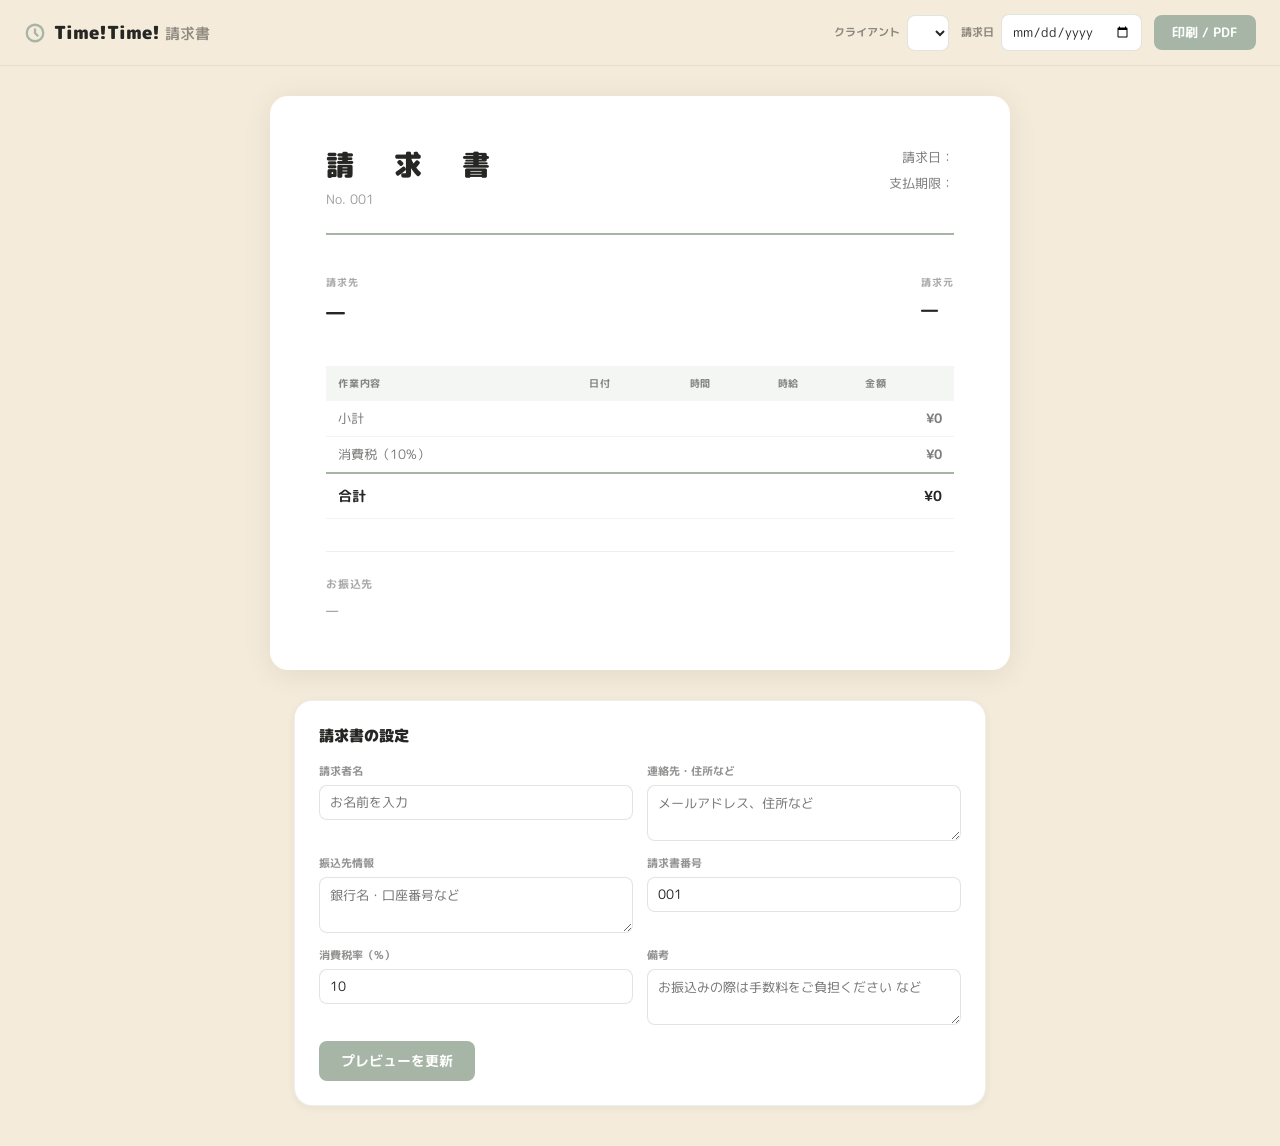
<file: invoice.html>
<!DOCTYPE html>
<html lang="ja">
<head>
  <meta charset="UTF-8">
  <meta name="viewport" content="width=device-width, initial-scale=1">
  <title>Time!Time! — 請求書</title>
  <link rel="preconnect" href="https://fonts.googleapis.com">
  <link href="https://fonts.googleapis.com/css2?family=M+PLUS+Rounded+1c:wght@400;500;700;900&display=swap" rel="stylesheet">
  <link rel="stylesheet" href="invoice.css">
</head>
<body>

<!-- Screen UI (hidden on print) -->
<div class="screen-ui">
  <div class="ui-bar">
    <div class="logo">
      <svg class="logo-icon" viewBox="0 0 24 24" fill="none" stroke="currentColor" stroke-width="2.5">
        <circle cx="12" cy="12" r="9"/><polyline points="12 7 12 12 15.5 15.5"/>
      </svg>
      <span>Time!Time! <em>請求書</em></span>
    </div>
    <div class="ui-actions">
      <div class="field-row">
        <label class="ui-label" for="clientSelect">クライアント</label>
        <select class="ui-select" id="clientSelect"></select>
      </div>
      <div class="field-row">
        <label class="ui-label" for="invoiceDate">請求日</label>
        <input class="ui-input" type="date" id="invoiceDate">
      </div>
      <button class="btn-print" onclick="window.print()">印刷 / PDF</button>
    </div>
  </div>
</div>

<!-- Invoice (printed) -->
<div class="invoice" id="invoice">
  <div class="inv-header">
    <div class="inv-title-block">
      <div class="inv-label">請　求　書</div>
      <div class="inv-num" id="invNum">No. 001</div>
    </div>
    <div class="inv-meta">
      <div class="inv-date">請求日：<span id="invDate"></span></div>
      <div class="inv-due">支払期限：<span id="invDue"></span></div>
    </div>
  </div>

  <div class="inv-parties">
    <div class="inv-to">
      <div class="party-label">請求先</div>
      <div class="party-name" id="invToName">—</div>
    </div>
    <div class="inv-from">
      <div class="party-label">請求元</div>
      <div class="party-name" id="invFromName">—</div>
      <div class="party-detail" id="invFromDetail"></div>
    </div>
  </div>

  <table class="inv-table">
    <thead>
      <tr>
        <th class="col-desc">作業内容</th>
        <th class="col-date">日付</th>
        <th class="col-hours">時間</th>
        <th class="col-rate">時給</th>
        <th class="col-amt">金額</th>
      </tr>
    </thead>
    <tbody id="invTableBody"></tbody>
    <tfoot>
      <tr class="subtotal-row">
        <td colspan="3">小計</td>
        <td></td>
        <td class="amt" id="invSubtotal">¥0</td>
      </tr>
      <tr class="tax-row">
        <td colspan="3">消費税（<span id="taxRateLabel">10</span>%）</td>
        <td></td>
        <td class="amt" id="invTax">¥0</td>
      </tr>
      <tr class="total-row">
        <td colspan="3">合計</td>
        <td></td>
        <td class="amt total-amt" id="invTotal">¥0</td>
      </tr>
    </tfoot>
  </table>

  <div class="inv-note" id="invNote"></div>

  <div class="inv-footer">
    <div class="inv-payment">
      <div class="payment-title">お振込先</div>
      <div class="payment-detail" id="paymentDetail">—</div>
    </div>
  </div>
</div>

<!-- Invoice settings panel (screen only) -->
<div class="settings-panel screen-ui">
  <div class="settings-inner">
    <h3 class="settings-title">請求書の設定</h3>
    <div class="settings-grid">
      <div class="field-group">
        <label class="ui-label">請求者名</label>
        <input class="ui-input wide" type="text" id="fromName" placeholder="お名前を入力">
      </div>
      <div class="field-group">
        <label class="ui-label">連絡先・住所など</label>
        <textarea class="ui-textarea" id="fromDetail" rows="2" placeholder="メールアドレス、住所など"></textarea>
      </div>
      <div class="field-group">
        <label class="ui-label">振込先情報</label>
        <textarea class="ui-textarea" id="payInfo" rows="2" placeholder="銀行名・口座番号など"></textarea>
      </div>
      <div class="field-group">
        <label class="ui-label">請求書番号</label>
        <input class="ui-input" type="text" id="invNumber" value="001">
      </div>
      <div class="field-group">
        <label class="ui-label">消費税率（%）</label>
        <input class="ui-input" type="number" id="taxRate" value="10" min="0" max="99">
      </div>
      <div class="field-group">
        <label class="ui-label">備考</label>
        <textarea class="ui-textarea" id="noteText" rows="2" placeholder="お振込みの際は手数料をご負担ください など"></textarea>
      </div>
    </div>
    <button class="btn-generate" id="generateBtn">プレビューを更新</button>
  </div>
</div>

<script src="lib/utils.js"></script>
<script src="lib/storage.js"></script>
<script src="lib/themes.js"></script>
<script src="invoice.js"></script>
</body>
</html>
</file>
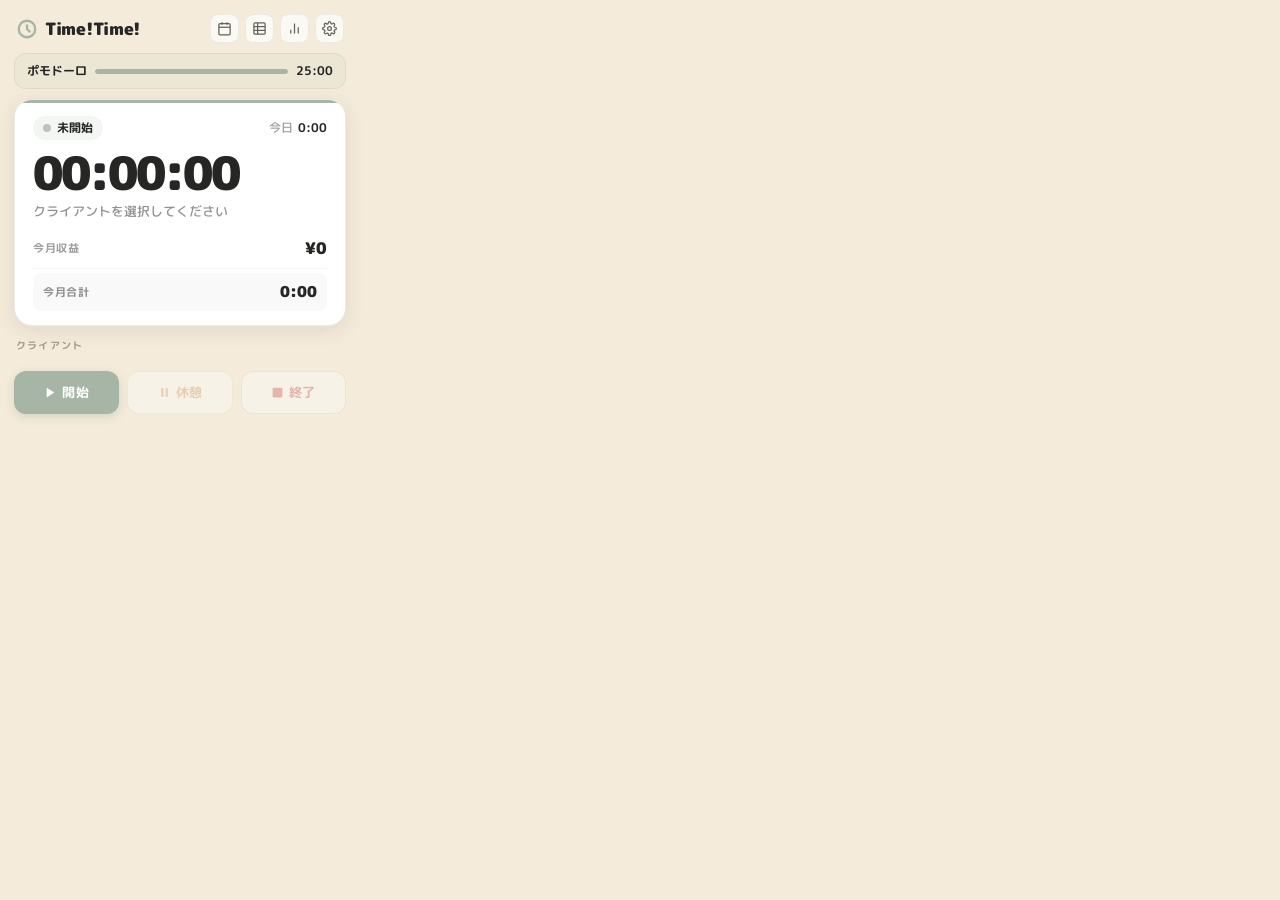
<file: popup.html>
<!DOCTYPE html>
<html lang="ja">
<head>
  <meta charset="UTF-8">
  <meta name="viewport" content="width=device-width">
  <title>Time!Time!</title>
  <link rel="preconnect" href="https://fonts.googleapis.com">
  <link href="https://fonts.googleapis.com/css2?family=M+PLUS+Rounded+1c:wght@400;500;700;900&display=swap" rel="stylesheet">
  <link rel="stylesheet" href="popup.css">
</head>
<body>

<div class="app">

  <!-- Header -->
  <header class="header">
    <div class="logo">
      <svg class="logo-icon" viewBox="0 0 24 24" fill="none" stroke="currentColor" stroke-width="2.5">
        <circle cx="12" cy="12" r="9"/>
        <polyline points="12 7 12 12 15.5 15.5"/>
      </svg>
      <span class="logo-text">Time!Time!</span>
    </div>
    <div class="header-actions">
      <button class="icon-btn" id="freetimeBtn" title="空き時間">
        <svg viewBox="0 0 24 24" fill="none" stroke="currentColor" stroke-width="2">
          <rect x="3" y="4" width="18" height="18" rx="2"/>
          <line x1="16" y1="2" x2="16" y2="6"/><line x1="8" y1="2" x2="8" y2="6"/>
          <line x1="3" y1="10" x2="21" y2="10"/>
        </svg>
      </button>
      <button class="icon-btn" id="syncBtn" title="Sheetsに同期">
        <svg viewBox="0 0 24 24" fill="none" stroke="currentColor" stroke-width="2">
          <rect x="3" y="3" width="18" height="18" rx="2"/><line x1="3" y1="9" x2="21" y2="9"/>
          <line x1="3" y1="15" x2="21" y2="15"/><line x1="9" y1="3" x2="9" y2="21"/>
        </svg>
      </button>
      <button class="icon-btn" id="reportBtn" title="レポート">
        <svg viewBox="0 0 24 24" fill="none" stroke="currentColor" stroke-width="2">
          <line x1="18" y1="20" x2="18" y2="10"/><line x1="12" y1="20" x2="12" y2="4"/>
          <line x1="6" y1="20" x2="6" y2="14"/>
        </svg>
      </button>
      <button class="icon-btn" id="settingsBtn" title="設定">
        <svg viewBox="0 0 24 24" fill="none" stroke="currentColor" stroke-width="2">
          <circle cx="12" cy="12" r="3"/>
          <path d="M19.4 15a1.65 1.65 0 0 0 .33 1.82l.06.06a2 2 0 0 1-2.83 2.83l-.06-.06a1.65 1.65 0 0 0-1.82-.33 1.65 1.65 0 0 0-1 1.51V21a2 2 0 0 1-4 0v-.09A1.65 1.65 0 0 0 9 19.4a1.65 1.65 0 0 0-1.82.33l-.06.06a2 2 0 0 1-2.83-2.83l.06-.06A1.65 1.65 0 0 0 4.68 15a1.65 1.65 0 0 0-1.51-1H3a2 2 0 0 1 0-4h.09A1.65 1.65 0 0 0 4.6 9a1.65 1.65 0 0 0-.33-1.82l-.06-.06a2 2 0 0 1 2.83-2.83l.06.06A1.65 1.65 0 0 0 9 4.68a1.65 1.65 0 0 0 1-1.51V3a2 2 0 0 1 4 0v.09a1.65 1.65 0 0 0 1 1.51 1.65 1.65 0 0 0 1.82-.33l.06-.06a2 2 0 0 1 2.83 2.83l-.06.06A1.65 1.65 0 0 0 19.4 9a1.65 1.65 0 0 0 1.51 1H21a2 2 0 0 1 0 4h-.09a1.65 1.65 0 0 0-1.51 1z"/>
        </svg>
      </button>
    </div>
  </header>

  <!-- Pomodoro Bar (display only — shown when pomodoro is active) -->
  <div class="pomodoro-bar" id="pomodoroBar" hidden>
    <span class="pomo-phase" id="pomoPhase">ポモドーロ</span>
    <div class="pomo-track">
      <div class="pomo-fill" id="pomoFill"></div>
    </div>
    <span class="pomo-countdown" id="pomoCountdown">25:00</span>
  </div>

  <!-- Timer Card -->
  <div class="timer-card" id="timerCard">
    <div class="timer-top">
      <div class="status-badge" id="statusBadge">
        <span class="status-dot" id="statusDot"></span>
        <span id="statusText">未開始</span>
      </div>
      <div class="today-chip">
        <span class="chip-label">今日</span>
        <span class="chip-value" id="todayTotal">0:00</span>
      </div>
    </div>
    <div class="timer-display" id="timerDisplay">00:00:00</div>
    <div class="timer-client" id="timerClient">クライアントを選択してください</div>

    <!-- Goal progress bar (hidden unless client has monthlyGoalHours) -->
    <div class="goal-bar" id="goalBar" hidden>
      <div class="goal-header">
        <span class="goal-label">今月の目標</span>
        <span class="goal-pct" id="goalPct">0%</span>
      </div>
      <div class="goal-track">
        <div class="goal-fill" id="goalFill"></div>
      </div>
    </div>

    <!-- Earnings (hidden unless showEarnings) -->
    <div class="earnings-row" id="earningsRow" hidden>
      <span class="earnings-label">今月収益</span>
      <span class="earnings-value" id="earningsValue">¥0</span>
    </div>

    <div class="month-bar" id="monthBar">
      <span class="month-label">今月合計</span>
      <span class="month-value" id="monthTotal">0:00</span>
    </div>
  </div>

  <!-- Client List -->
  <div class="section">
    <div class="section-label">クライアント</div>
    <div class="client-list" id="clientList">
      <!-- rendered by JS -->
    </div>
  </div>

  <!-- Task List (hidden when no tasks defined for the selected client) -->
  <div class="section task-section" id="taskSection" hidden>
    <div class="section-label-row">
      <span class="section-label">タスク</span>
      <span class="section-label-hint" id="taskCountHint"></span>
    </div>
    <div class="task-list" id="taskList">
      <!-- rendered by JS -->
    </div>
  </div>

  <!-- Tag Chips (hidden when no tags defined) -->
  <div class="section tag-section" id="tagSection" hidden>
    <div class="section-label">タグ</div>
    <div class="tag-chips" id="tagChips">
      <!-- rendered by JS -->
    </div>
  </div>

  <!-- Memo append bar (shown after stop — optional, entry already saved) -->
  <div class="note-bar" id="noteBar" hidden>
    <div class="note-bar-label">メモを追加する（任意）</div>
    <input class="note-input" type="text" id="noteInput" placeholder="何をやったか…（後から変更もできます）" maxlength="100">
    <div class="note-actions">
      <button class="note-skip-btn" id="noteSkipBtn">スキップ</button>
      <button class="note-confirm-btn" id="noteConfirmBtn">追加する</button>
    </div>
  </div>

  <!-- Action Buttons -->
  <div class="action-bar">
    <button class="btn btn-start" id="startBtn">
      <svg viewBox="0 0 24 24" fill="currentColor"><polygon points="5 3 19 12 5 21 5 3"/></svg>
      <span id="startBtnLabel">開始</span>
    </button>
    <button class="btn btn-break" id="breakBtn" disabled>
      <svg viewBox="0 0 24 24" fill="currentColor"><rect x="6" y="4" width="4" height="16"/><rect x="14" y="4" width="4" height="16"/></svg>
      休憩
    </button>
    <button class="btn btn-stop" id="stopBtn" disabled>
      <svg viewBox="0 0 24 24" fill="currentColor"><rect x="3" y="3" width="18" height="18" rx="2"/></svg>
      終了
    </button>
  </div>

</div>

<!-- Calendar Modal (shows upcoming events, link to free-time view) -->
<div class="freetime-overlay" id="calendarOverlay" hidden>
  <div class="freetime-panel">
    <div class="freetime-head">
      <span class="freetime-title">📅 カレンダー</span>
      <button class="freetime-close" id="calendarCloseBtn" aria-label="閉じる">×</button>
    </div>
    <div class="freetime-body" id="calendarBody">
      <div class="freetime-loading">読み込み中...</div>
    </div>
    <div class="freetime-foot">
      <button class="note-skip-btn" id="calendarReloadBtn">↻ 再取得</button>
      <button class="note-confirm-btn" id="gotoFreetimeBtn">🕒 空き時間を見る</button>
    </div>
  </div>
</div>

<!-- Free-time Modal (full-popup overlay) -->
<div class="freetime-overlay" id="freetimeOverlay" hidden>
  <div class="freetime-panel">
    <div class="freetime-head">
      <span class="freetime-title">📅 空き時間</span>
      <button class="freetime-close" id="freetimeCloseBtn" aria-label="閉じる">×</button>
    </div>
    <div class="freetime-body" id="freetimeBody">
      <div class="freetime-loading">読み込み中...</div>
    </div>
    <div class="freetime-foot">
      <button class="note-skip-btn" id="freetimeReloadBtn">↻ 再取得</button>
      <button class="note-confirm-btn" id="freetimeCopyBtn">📋 コピー</button>
    </div>
  </div>
</div>

<!-- Toast -->
<div class="toast" id="toast"></div>

<script src="lib/utils.js"></script>
<script src="lib/storage.js"></script>
<script src="lib/themes.js"></script>
<script src="lib/sheets.js"></script>
<script src="lib/calendar.js"></script>
<script src="lib/slack.js"></script>
<script src="popup.js"></script>
</body>
</html>
</file>
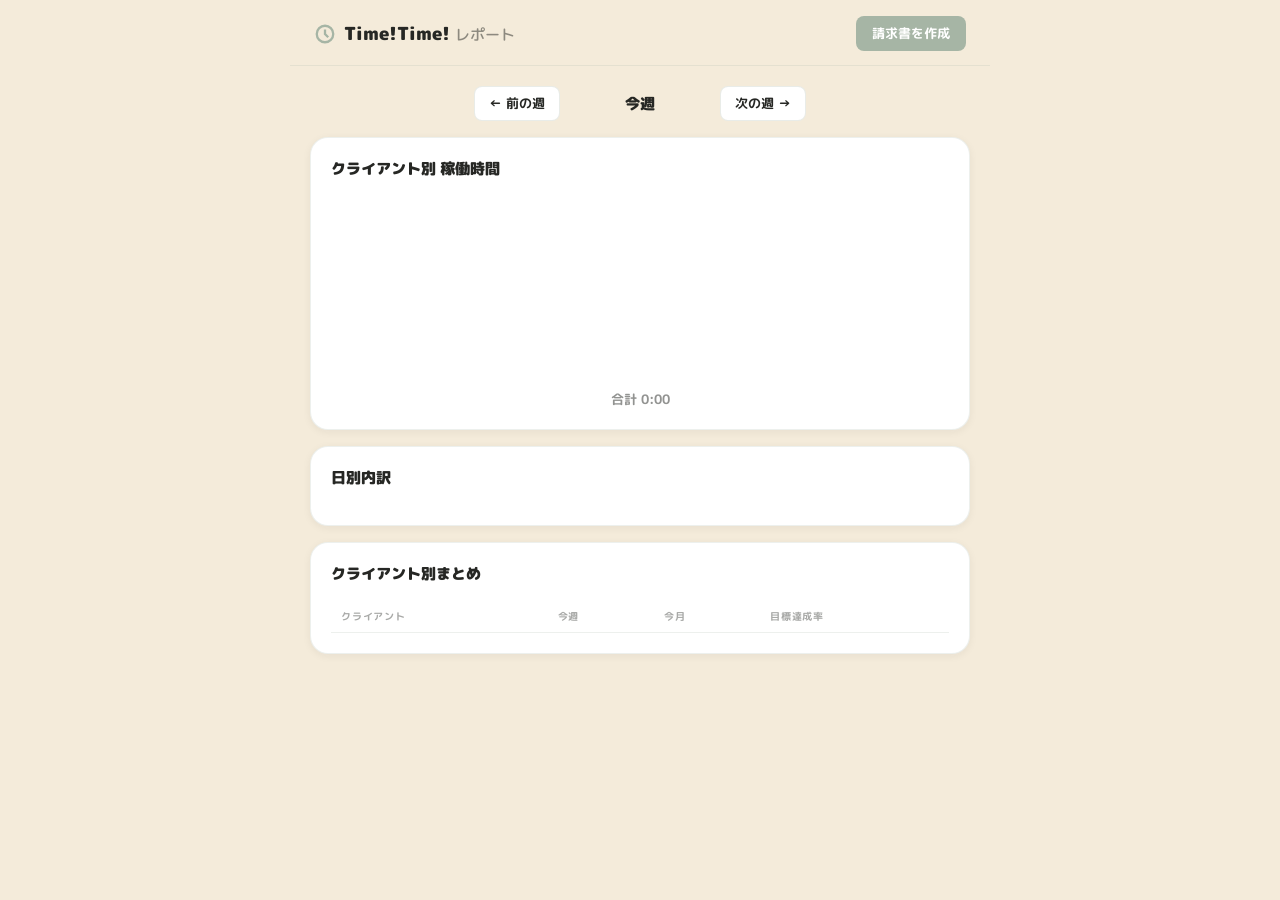
<file: report.html>
<!DOCTYPE html>
<html lang="ja">
<head>
  <meta charset="UTF-8">
  <meta name="viewport" content="width=device-width, initial-scale=1">
  <title>Time!Time! — レポート</title>
  <link rel="preconnect" href="https://fonts.googleapis.com">
  <link href="https://fonts.googleapis.com/css2?family=M+PLUS+Rounded+1c:wght@400;500;700;900&display=swap" rel="stylesheet">
  <link rel="stylesheet" href="report.css">
</head>
<body>

<div class="page">
  <header class="page-header">
    <div class="logo">
      <svg class="logo-icon" viewBox="0 0 24 24" fill="none" stroke="currentColor" stroke-width="2.5">
        <circle cx="12" cy="12" r="9"/><polyline points="12 7 12 12 15.5 15.5"/>
      </svg>
      <span>Time!Time! <em>レポート</em></span>
    </div>
    <button class="btn-invoice" id="invoiceBtn">請求書を作成</button>
  </header>

  <main class="content">

    <!-- Period selector -->
    <div class="period-nav">
      <button class="period-btn" id="prevBtn">← 前の週</button>
      <span class="period-label" id="periodLabel">今週</span>
      <button class="period-btn" id="nextBtn">次の週 →</button>
    </div>

    <!-- SVG Pie Chart -->
    <section class="card chart-card">
      <h2 class="card-title">クライアント別 稼働時間</h2>
      <div class="chart-wrap">
        <svg id="pieChart" viewBox="0 0 200 200" xmlns="http://www.w3.org/2000/svg"></svg>
        <div class="chart-legend" id="chartLegend"></div>
      </div>
      <div class="chart-total" id="chartTotal">合計 0:00</div>
    </section>

    <!-- Daily breakdown -->
    <section class="card">
      <h2 class="card-title">日別内訳</h2>
      <div class="day-list" id="dayList"></div>
    </section>

    <!-- Client summary table -->
    <section class="card">
      <h2 class="card-title">クライアント別まとめ</h2>
      <div class="report-table-wrap">
        <table class="report-table" id="reportTable">
          <thead>
            <tr>
              <th>クライアント</th>
              <th>今週</th>
              <th>今月</th>
              <th>目標達成率</th>
            </tr>
          </thead>
          <tbody id="reportTableBody"></tbody>
        </table>
      </div>
    </section>

    <!-- Tag summary -->
    <section class="card" id="tagSection" hidden>
      <h2 class="card-title">タグ別 稼働時間</h2>
      <div class="tag-report" id="tagReport"></div>
    </section>

  </main>
</div>

<!-- Entry Edit Modal -->
<div class="modal-overlay" id="editModalOverlay" hidden>
  <div class="modal">
    <h3 class="modal-title">記録を編集</h3>

    <div class="modal-date-badge" id="editDateBadge"></div>

    <div class="time-row">
      <div class="field-group">
        <label class="field-label" for="editStartTime">開始</label>
        <input class="text-input" type="time" id="editStartTime">
      </div>
      <span class="time-sep">〜</span>
      <div class="field-group">
        <label class="field-label" for="editEndTime">終了</label>
        <input class="text-input" type="time" id="editEndTime">
      </div>
      <div class="duration-preview" id="durationPreview">0:00</div>
    </div>

    <div class="field-group">
      <label class="field-label" for="editClient">クライアント</label>
      <select class="text-input" id="editClient"></select>
    </div>

    <div class="field-group" id="editTagGroup">
      <label class="field-label">タグ</label>
      <div class="edit-tag-chips" id="editTagChips"></div>
    </div>

    <div class="field-group">
      <label class="field-label" for="editNote">メモ</label>
      <input class="text-input" type="text" id="editNote" placeholder="任意">
    </div>

    <div class="modal-actions">
      <button class="btn-del" id="editDeleteBtn">削除</button>
      <div class="modal-actions-right">
        <button class="btn-cancel" id="editCancelBtn">キャンセル</button>
        <button class="btn-save" id="editSaveBtn">保存</button>
      </div>
    </div>
  </div>
</div>

<script src="lib/utils.js"></script>
<script src="lib/storage.js"></script>
<script src="lib/themes.js"></script>
<script src="report.js"></script>
</body>
</html>
</file>
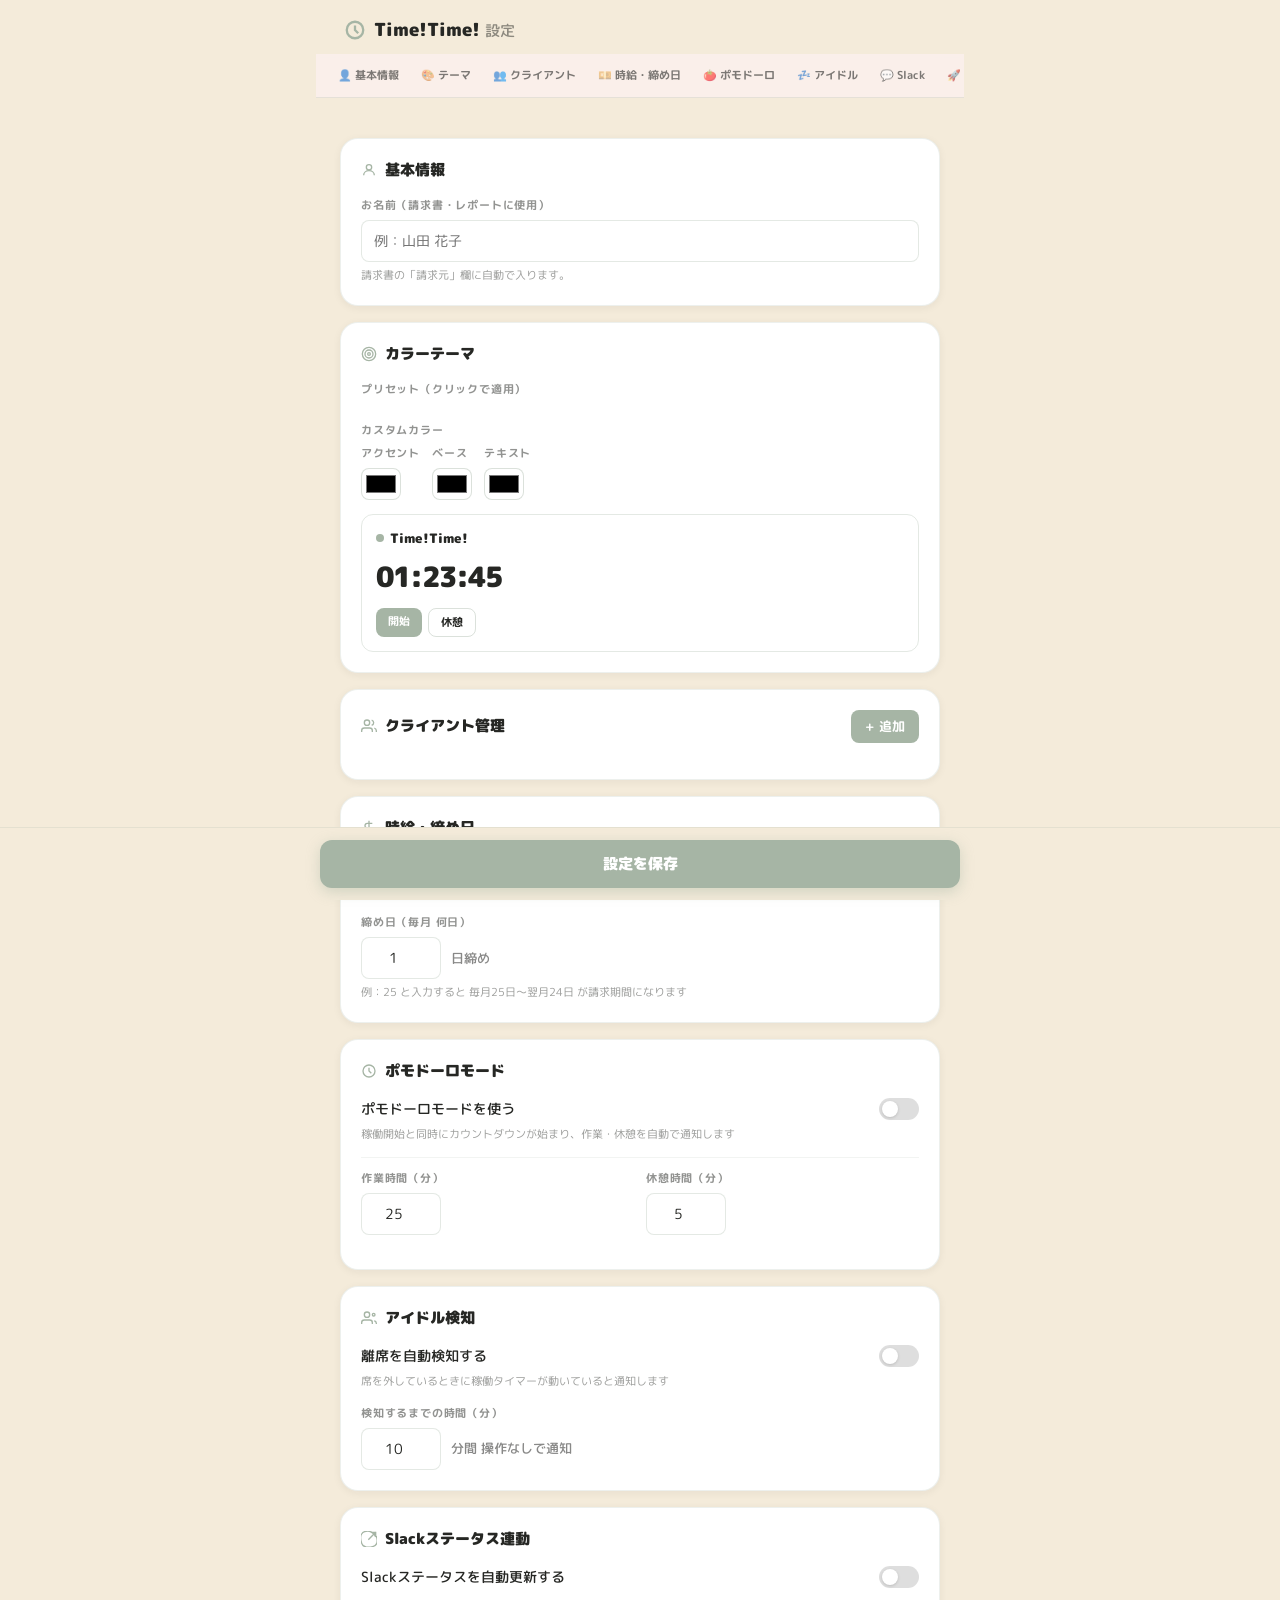
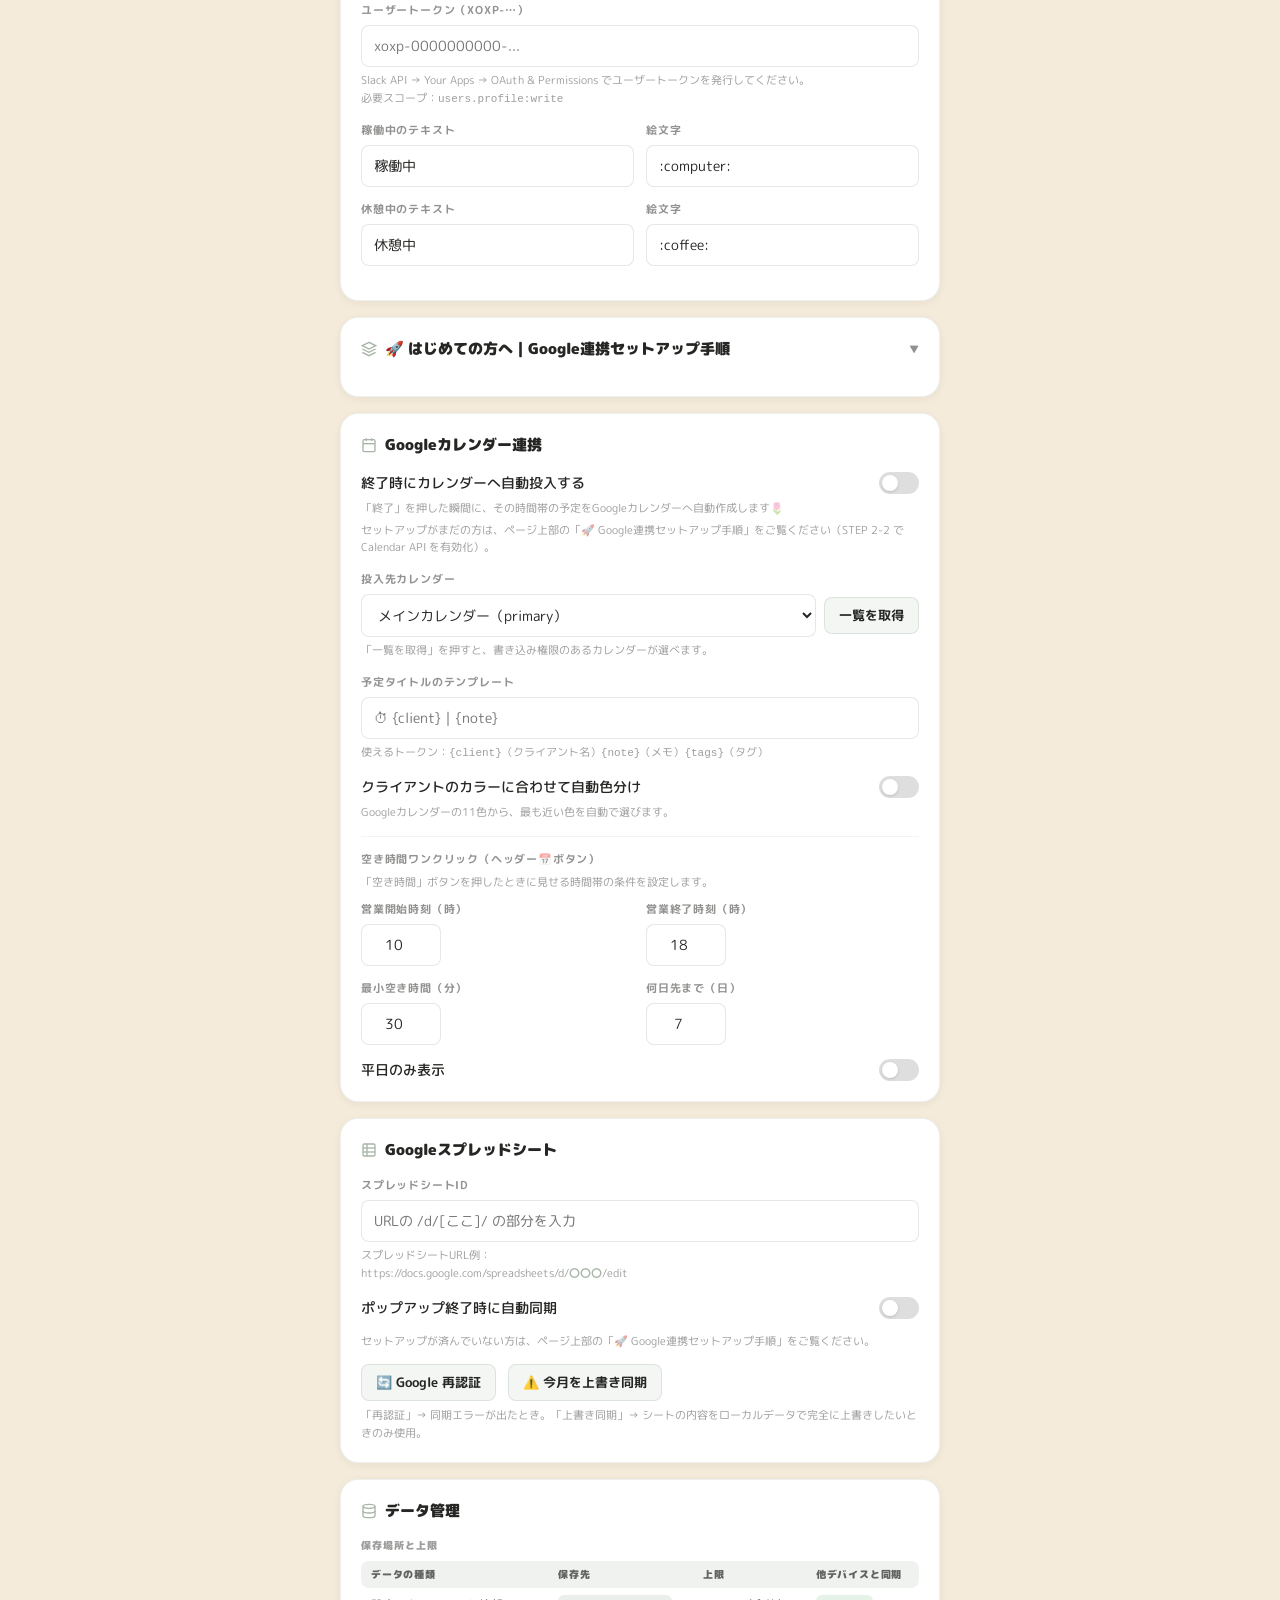
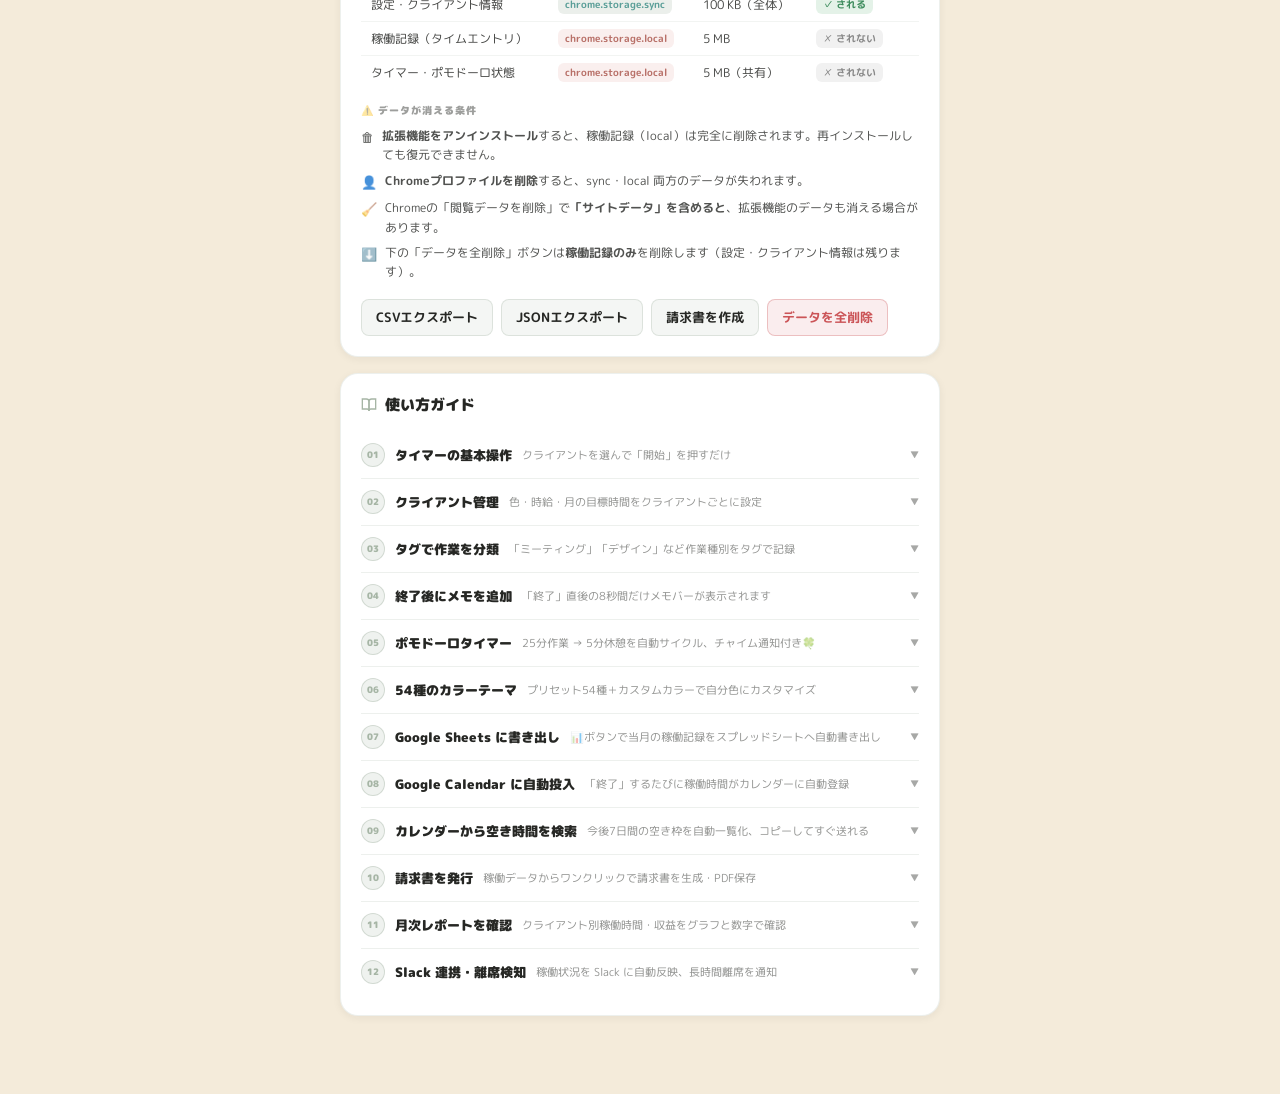
<file: settings.html>
<!DOCTYPE html>
<html lang="ja">
<head>
  <meta charset="UTF-8">
  <meta name="viewport" content="width=device-width, initial-scale=1">
  <title>Time!Time! — 設定</title>
  <link rel="preconnect" href="https://fonts.googleapis.com">
  <link href="https://fonts.googleapis.com/css2?family=M+PLUS+Rounded+1c:wght@400;500;700;900&display=swap" rel="stylesheet">
  <link rel="stylesheet" href="settings.css">
  <style>
    .settings-nav {
      position: sticky;
      top: 0;
      z-index: 100;
      background: rgba(var(--base-rgb, 250,240,235), 0.95);
      backdrop-filter: blur(12px);
      border-bottom: 1.5px solid rgba(var(--accent-rgb, 168,201,196), 0.25);
      display: flex;
      gap: 2px;
      padding: 8px 12px;
      flex-wrap: nowrap;
      overflow-x: auto;
      scrollbar-width: none;
      margin: -24px -24px 24px;  /* .content のパディングを打ち消す */
    }
    .settings-nav::-webkit-scrollbar { display: none; }
    .settings-nav a {
      font-size: 11px;
      font-weight: 700;
      color: rgba(var(--text-rgb, 61,53,48), 0.6);
      text-decoration: none;
      padding: 5px 10px;
      border-radius: 8px;
      white-space: nowrap;
      transition: background 0.15s, color 0.15s;
      font-family: 'M PLUS Rounded 1c', sans-serif;
    }
    .settings-nav a:hover {
      background: rgba(var(--accent-rgb, 168,201,196), 0.18);
      color: rgba(var(--text-rgb, 61,53,48), 1);
    }
    details > summary { cursor: pointer; list-style: none; }
    details > summary::-webkit-details-marker { display: none; }
    .setup-summary { display: flex; align-items: center; gap: 8px; user-select: none; }
    .setup-summary::after {
      content: '▼';
      margin-left: auto;
      font-size: 10px;
      opacity: 0.5;
      transition: transform 0.2s;
    }
    details[open] .setup-summary::after { transform: rotate(180deg); }

    /* ── How-to guide ── */
    .guide-details { border-bottom: 1px solid rgba(var(--accent-rgb,166,181,165), 0.2); }
    .guide-details:last-child { border-bottom: none; }
    .guide-summary {
      display: flex; align-items: center; gap: 10px;
      padding: 11px 0; cursor: pointer; list-style: none; user-select: none;
    }
    .guide-summary::-webkit-details-marker { display: none; }
    .guide-num {
      flex-shrink: 0; width: 24px; height: 24px; border-radius: 50%;
      background: rgba(var(--accent-rgb,166,181,165), 0.18);
      border: 1.5px solid rgba(var(--accent-rgb,166,181,165), 0.4);
      display: flex; align-items: center; justify-content: center;
      font-size: 9px; font-weight: 900; color: var(--accent, #6EAAA4);
    }
    .guide-title { font-weight: 900; font-size: 13px; flex-shrink: 0; }
    .guide-lead { font-size: 11px; color: rgba(var(--text-rgb,38,39,36), 0.5); flex: 1; overflow: hidden; text-overflow: ellipsis; white-space: nowrap; }
    .guide-summary::after {
      content: '▼'; flex-shrink: 0; font-size: 9px;
      opacity: 0.4; transition: transform 0.2s; margin-left: 6px;
    }
    details[open] .guide-summary::after { transform: rotate(180deg); }
    .guide-content { padding: 2px 0 16px 34px; }
    .guide-step-list { display: flex; flex-direction: column; gap: 10px; margin-bottom: 12px; }
    .guide-step-item { display: flex; gap: 10px; align-items: flex-start; }
    .guide-step-num {
      flex-shrink: 0; width: 22px; height: 22px; border-radius: 50%;
      background: rgba(var(--accent-rgb,166,181,165), 0.18);
      border: 1.5px solid rgba(var(--accent-rgb,166,181,165), 0.4);
      display: flex; align-items: center; justify-content: center;
      font-size: 10px; font-weight: 900; color: var(--accent, #6EAAA4); margin: 0;
    }
    .guide-step-num.pink { background: rgba(232,181,176,0.18); border-color: rgba(232,181,176,0.4); color: #C88076; }
    .guide-step-text { font-size: 12px; line-height: 1.75; padding-top: 2px; }
    .guide-step-text code {
      background: rgba(var(--accent-rgb,166,181,165), 0.18); padding: 1px 6px;
      border-radius: 5px; font-size: 10px; font-weight: 700; color: var(--accent);
    }
    .guide-tip {
      display: flex; gap: 8px; align-items: flex-start;
      background: rgba(232,181,176,0.12); border: 1.5px solid rgba(232,181,176,0.3);
      border-radius: 9px; padding: 9px 12px;
      font-size: 11px; line-height: 1.75; color: rgba(var(--text-rgb,38,39,36), 0.7);
      margin-top: 2px;
    }
    .guide-tip-icon { flex-shrink: 0; font-size: 13px; margin-top: 1px; }

    /* ── Reauth row ── */
    .reauth-row {
      display: flex; align-items: center; gap: 12px;
      margin-top: 14px; flex-wrap: wrap;
    }

    /* ── Data info block ── */
    .data-info { margin-bottom: 18px; }
    .data-info-table {
      width: 100%; border-collapse: collapse;
      font-size: 12px; margin-bottom: 14px;
    }
    .data-info-table th {
      background: rgba(var(--accent-rgb, 168,201,196), 0.18);
      color: rgba(var(--text-rgb, 61,53,48), 0.7);
      font-size: 10px; font-weight: 900; letter-spacing: 0.8px;
      text-align: left; padding: 6px 10px;
    }
    .data-info-table th:first-child { border-radius: 8px 0 0 8px; }
    .data-info-table th:last-child  { border-radius: 0 8px 8px 0; }
    .data-info-table td {
      padding: 7px 10px;
      border-bottom: 1px solid rgba(var(--accent-rgb, 168,201,196), 0.15);
      color: rgba(var(--text-rgb, 61,53,48), 0.85);
      vertical-align: middle;
    }
    .data-info-table tr:last-child td { border-bottom: none; }
    .data-badge {
      display: inline-block; font-size: 10px; font-weight: 700;
      padding: 2px 7px; border-radius: 6px; white-space: nowrap;
    }
    .data-badge.sync {
      background: rgba(var(--accent-rgb, 168,201,196), 0.22);
      color: #5A9E98;
    }
    .data-badge.local {
      background: rgba(232,181,176,0.22);
      color: #B87068;
    }
    .data-badge.ok  { background: rgba(120,190,140,0.2); color: #3A8A5A; }
    .data-badge.ng  { background: rgba(200,200,200,0.25); color: #888; }
    .data-warn-list {
      list-style: none; padding: 0; margin: 0;
      display: flex; flex-direction: column; gap: 6px;
    }
    .data-warn-list li {
      display: flex; gap: 8px; align-items: flex-start;
      font-size: 12px; line-height: 1.6;
      color: rgba(var(--text-rgb, 61,53,48), 0.8);
    }
    .data-warn-list li .warn-icon {
      flex-shrink: 0; font-size: 13px; margin-top: 1px;
    }
    .data-section-label {
      font-size: 10px; font-weight: 900; letter-spacing: 1px;
      color: rgba(var(--text-rgb, 61,53,48), 0.45);
      text-transform: uppercase; margin-bottom: 8px;
    }
  </style>
</head>
<body>

<div class="page">
  <header class="page-header">
    <div class="logo">
      <svg class="logo-icon" viewBox="0 0 24 24" fill="none" stroke="currentColor" stroke-width="2.5">
        <circle cx="12" cy="12" r="9"/>
        <polyline points="12 7 12 12 15.5 15.5"/>
      </svg>
      <span>Time!Time! <em>設定</em></span>
    </div>
  </header>

  <main class="content">

    <!-- ── SETTINGS NAV ── -->
    <nav class="settings-nav">
      <a href="#sec-basic">👤 基本情報</a>
      <a href="#themeSection">🎨 テーマ</a>
      <a href="#clientSection">👥 クライアント</a>
      <a href="#sec-billing">💴 時給・締め日</a>
      <a href="#sec-pomo">🍅 ポモドーロ</a>
      <a href="#sec-idle">💤 アイドル</a>
      <a href="#sec-slack">💬 Slack</a>
      <a href="#setupGuide">🚀 Google連携</a>
      <a href="#sec-calendar">📅 Calendar</a>
      <a href="#sec-sheets">📊 Sheets</a>
      <a href="#sec-data">🗄 データ</a>
      <a href="#sec-guide">📖 使い方</a>
    </nav>

    <!-- ── Section: 基本情報 ── -->
    <section class="card" id="sec-basic">
      <h2 class="card-title">
        <svg viewBox="0 0 24 24" fill="none" stroke="currentColor" stroke-width="2">
          <circle cx="12" cy="8" r="4"/><path d="M4 20c0-4 3.6-7 8-7s8 3 8 7"/>
        </svg>
        基本情報
      </h2>
      <div class="field-group">
        <label class="field-label" for="providerName">お名前（請求書・レポートに使用）</label>
        <input class="text-input" type="text" id="providerName" placeholder="例：山田 花子">
        <p class="field-hint">請求書の「請求元」欄に自動で入ります。</p>
      </div>
    </section>

    <!-- ── Section: テーマ ── -->
    <section class="card" id="themeSection">
      <h2 class="card-title">
        <svg viewBox="0 0 24 24" fill="none" stroke="currentColor" stroke-width="2">
          <circle cx="12" cy="12" r="10"/><circle cx="12" cy="12" r="6"/><circle cx="12" cy="12" r="2"/>
        </svg>
        カラーテーマ
      </h2>
      <div class="preset-section">
        <p class="field-label">プリセット（クリックで適用）</p>
        <div class="palette-grid" id="paletteGrid"></div>
      </div>
      <div class="custom-colors">
        <p class="field-label">カスタムカラー</p>
        <div class="color-row">
          <label class="color-field">
            <span>アクセント</span>
            <div class="color-picker-wrap"><input type="color" id="colorAccent"></div>
          </label>
          <label class="color-field">
            <span>ベース</span>
            <div class="color-picker-wrap"><input type="color" id="colorBase"></div>
          </label>
          <label class="color-field">
            <span>テキスト</span>
            <div class="color-picker-wrap"><input type="color" id="colorText"></div>
          </label>
        </div>
        <div class="theme-preview" id="themePreview">
          <div class="preview-header">
            <span class="preview-dot"></span>
            <span class="preview-title">Time!Time!</span>
          </div>
          <div class="preview-timer">01:23:45</div>
          <div class="preview-bar">
            <span class="preview-btn">開始</span>
            <span class="preview-btn preview-btn-ghost">休憩</span>
          </div>
        </div>
      </div>
    </section>

    <!-- ── Section: クライアント ── -->
    <section class="card" id="clientSection">
      <div class="card-title-row">
        <h2 class="card-title">
          <svg viewBox="0 0 24 24" fill="none" stroke="currentColor" stroke-width="2">
            <path d="M17 21v-2a4 4 0 0 0-4-4H5a4 4 0 0 0-4 4v2"/><circle cx="9" cy="7" r="4"/>
            <path d="M23 21v-2a4 4 0 0 0-3-3.87"/><path d="M16 3.13a4 4 0 0 1 0 7.75"/>
          </svg>
          クライアント管理
        </h2>
        <button class="btn-add" id="addClientBtn">+ 追加</button>
      </div>
      <div class="client-list" id="clientSettingList"></div>
    </section>

    <!-- ── Section: 時給・締め日 ── -->
    <section class="card" id="sec-billing">
      <h2 class="card-title">
        <svg viewBox="0 0 24 24" fill="none" stroke="currentColor" stroke-width="2">
          <line x1="12" y1="1" x2="12" y2="23"/><path d="M17 5H9.5a3.5 3.5 0 0 0 0 7h5a3.5 3.5 0 0 1 0 7H6"/>
        </svg>
        時給・締め日
      </h2>
      <div class="field-group">
        <label class="toggle-row">
          <span>時給・収益を表示する</span>
          <input type="checkbox" id="showEarnings" class="toggle-input">
          <span class="toggle-thumb"></span>
        </label>
        <p class="field-hint" style="margin-top:6px">オンにすると、ポップアップに今月の概算収益が表示されます（クライアントごとに時給を設定）</p>
      </div>
      <div class="field-group">
        <label class="field-label" for="billingDay">締め日（毎月 何日）</label>
        <div class="number-row">
          <input class="text-input number-input" type="number" id="billingDay" min="1" max="28" value="1">
          <span class="number-unit">日締め</span>
        </div>
        <p class="field-hint">例：25 と入力すると 毎月25日〜翌月24日 が請求期間になります</p>
      </div>
    </section>

    <!-- ── Section: ポモドーロ ── -->
    <section class="card" id="sec-pomo">
      <h2 class="card-title">
        <svg viewBox="0 0 24 24" fill="none" stroke="currentColor" stroke-width="2">
          <circle cx="12" cy="12" r="9"/><polyline points="12 7 12 12 15.5 15.5"/>
        </svg>
        ポモドーロモード
      </h2>
      <div class="field-group">
        <label class="toggle-row">
          <span>ポモドーロモードを使う</span>
          <input type="checkbox" id="pomodoroEnabled" class="toggle-input">
          <span class="toggle-thumb"></span>
        </label>
        <p class="field-hint" style="margin-top:6px">稼働開始と同時にカウントダウンが始まり、作業・休憩を自動で通知します</p>
      </div>
      <div class="pomo-settings" id="pomoSettings">
        <div class="two-col">
          <div class="field-group">
            <label class="field-label" for="pomoWork">作業時間（分）</label>
            <input class="text-input number-input" type="number" id="pomoWork" min="1" max="90" value="25">
          </div>
          <div class="field-group">
            <label class="field-label" for="pomoBreak">休憩時間（分）</label>
            <input class="text-input number-input" type="number" id="pomoBreak" min="1" max="30" value="5">
          </div>
        </div>
      </div>
    </section>

    <!-- ── Section: アイドル検知 ── -->
    <section class="card" id="sec-idle">
      <h2 class="card-title">
        <svg viewBox="0 0 24 24" fill="none" stroke="currentColor" stroke-width="2">
          <path d="M17 21v-2a4 4 0 0 0-4-4H5a4 4 0 0 0-4 4v2"/><circle cx="9" cy="7" r="4"/>
          <circle cx="19" cy="7" r="2"/><path d="M23 21v-1a4 4 0 0 0-3-3.87"/>
        </svg>
        アイドル検知
      </h2>
      <div class="field-group">
        <label class="toggle-row">
          <span>離席を自動検知する</span>
          <input type="checkbox" id="idleEnabled" class="toggle-input">
          <span class="toggle-thumb"></span>
        </label>
        <p class="field-hint" style="margin-top:6px">席を外しているときに稼働タイマーが動いていると通知します</p>
      </div>
      <div class="field-group">
        <label class="field-label" for="idleThreshold">検知するまでの時間（分）</label>
        <div class="number-row">
          <input class="text-input number-input" type="number" id="idleThreshold" min="1" max="60" value="10">
          <span class="number-unit">分間 操作なしで通知</span>
        </div>
      </div>
    </section>

    <!-- ── Section: Slack連携 ── -->
    <section class="card" id="sec-slack">
      <h2 class="card-title">
        <svg viewBox="0 0 24 24" fill="none" stroke="currentColor" stroke-width="2">
          <path d="M22.08 9C19.72 2.17 12.3-1.29 5.46 1.07S-1.29 11.7 1.07 18.54 11.7 25.29 18.54 22.93 25.29 14.3 22.93 7.46"/>
          <polyline points="22 2 11 13"/><polyline points="15 2 22 2 22 9"/>
        </svg>
        Slackステータス連動
      </h2>
      <div class="field-group">
        <label class="toggle-row">
          <span>Slackステータスを自動更新する</span>
          <input type="checkbox" id="slackEnabled" class="toggle-input">
          <span class="toggle-thumb"></span>
        </label>
      </div>
      <div class="field-group">
        <label class="field-label" for="slackToken">ユーザートークン（xoxp-…）</label>
        <input class="text-input" type="password" id="slackToken" placeholder="xoxp-0000000000-...">
        <p class="field-hint">
          Slack API → Your Apps → OAuth &amp; Permissions でユーザートークンを発行してください。<br>
          必要スコープ：<code>users.profile:write</code>
        </p>
      </div>
      <div class="two-col">
        <div class="field-group">
          <label class="field-label" for="slackWorkText">稼働中のテキスト</label>
          <input class="text-input" type="text" id="slackWorkText" value="稼働中">
        </div>
        <div class="field-group">
          <label class="field-label" for="slackWorkEmoji">絵文字</label>
          <input class="text-input" type="text" id="slackWorkEmoji" value=":computer:" placeholder=":computer:">
        </div>
      </div>
      <div class="two-col">
        <div class="field-group">
          <label class="field-label" for="slackBreakText">休憩中のテキスト</label>
          <input class="text-input" type="text" id="slackBreakText" value="休憩中">
        </div>
        <div class="field-group">
          <label class="field-label" for="slackBreakEmoji">絵文字</label>
          <input class="text-input" type="text" id="slackBreakEmoji" value=":coffee:" placeholder=":coffee:">
        </div>
      </div>
    </section>

    <!-- ── Section: セットアップマニュアル ── -->
    <section class="card" id="setupGuide">
      <details>
      <summary class="card-title setup-summary">
        <svg viewBox="0 0 24 24" fill="none" stroke="currentColor" stroke-width="2">
          <path d="M12 2L2 7l10 5 10-5-10-5z"/>
          <path d="M2 17l10 5 10-5"/><path d="M2 12l10 5 10-5"/>
        </svg>
        🚀 はじめての方へ｜Google連携セットアップ手順
      </summary>
      <p class="field-hint" style="margin-bottom:14px">
        Sheets連携（スプシ同期）と Calendar連携（予定の自動投入・空き時間検索）の両方で、この手順が<strong>最初の一度だけ</strong>必要です🌷<br>
        所要時間：10〜15分くらい。途中で迷ったら各ステップの「💡困ったら」を見てください。<br>
        <span style="color:rgba(var(--text-rgb),0.55)">※ 既に Sheets で動いている方は、<strong>STEP 2-2 だけ追加</strong>すれば Calendar も使えます。</span>
      </p>

      <div class="field-group" style="margin-bottom:18px; padding:12px 14px; background:rgba(var(--accent-rgb),0.10); border:1.5px dashed rgba(var(--accent-rgb),0.4); border-radius:var(--radius-md)">
        <p class="field-label" style="margin-bottom:8px">🛠 よく使うショートカット</p>
        <div class="btn-row" style="flex-wrap:wrap; gap:8px">
          <button class="btn-secondary" id="openExtensionsPageBtn" type="button">📁 拡張機能フォルダを確認</button>
          <button class="btn-secondary" id="openCloudConsoleBtn" type="button">🌐 Cloud Console を開く</button>
          <button class="btn-secondary" id="openCredentialsBtn" type="button">🔑 認証情報ページを開く</button>
        </div>
        <p class="field-hint" style="margin-top:8px">
          ↑「拡張機能フォルダを確認」を押すと <code>chrome://extensions/</code> が開きます。<br>
          そこで<strong>「読み込み元」のパス</strong>をクリックすると、Finderで拡張機能のフォルダが開きます🌷
        </p>
      </div>

      <div class="setup-steps-inline">

        <!-- ============= STEP 1 ============= -->
        <div class="setup-step-inline">
          <div class="setup-step-num">1</div>
          <div class="setup-step-body">
            <div class="setup-step-title">Google Cloud Console でプロジェクトを作る
              <a href="https://console.cloud.google.com/" target="_blank" class="setup-link">→ 開く</a>
            </div>

            <p class="setup-step-meta"><strong>📌 これは何？</strong></p>
            <p class="setup-step-desc">
              Google Cloud Console（クラウドコンソール）は、Googleが提供するAPI管理画面のこと。<br>
              「<strong>プロジェクト</strong>」というのは、<strong>API利用権のひとまとまり</strong>のようなものです。
              （例：Time!Time!プロジェクト＝Time!Time!が使うAPIをまとめておく箱）
            </p>

            <p class="setup-step-meta"><strong>🎯 なぜ必要？</strong></p>
            <p class="setup-step-desc">
              これから「Sheets API」「Calendar API」を使えるようにするのですが、その<strong>受け皿</strong>になる場所が必要です。プロジェクトを作ってあげると、その中でAPIを有効化したり、鍵を発行したりできます。
            </p>

            <p class="setup-step-meta"><strong>✏️ 手順</strong></p>
            <p class="setup-step-desc">
              ① 上の「→ 開く」リンクから Google Cloud Console を開く<br>
              ② Googleアカウントでログインする（はじめての方は利用規約に同意）<br>
              ③ 画面上部の「<strong>プロジェクトを選択</strong>」というプルダウンをクリック<br>
              ④ 出てきたダイアログの右上「<strong>新しいプロジェクト</strong>」をクリック<br>
              ⑤ プロジェクト名を入力（例：<code>Time!Time!</code>、英数字でも日本語でもOK）<br>
              ⑥ 「<strong>作成</strong>」ボタンを押す<br>
              ⑦ 作成完了の通知が出たら、もう一度上部プルダウンを開いて、<strong>今作ったプロジェクト名を選択</strong>した状態にする<br>
              ⑧ 画面左上に「Time!Time!」と表示されたらOK
            </p>

            <p class="setup-step-meta"><strong>💡 困ったら</strong></p>
            <p class="setup-step-desc">
              ・<strong>「組織を選択」と出た</strong>→「組織なし」でOK<br>
              ・<strong>有料登録を求められない？</strong>→無料枠で十分動きます。クレジットカード登録も不要<br>
              ・<strong>プロジェクト名は後から変えられる？</strong>→変えられます。最初はテキトーでも大丈夫
            </p>
          </div>
        </div>

        <!-- ============= STEP 2 ============= -->
        <div class="setup-step-inline">
          <div class="setup-step-num">2</div>
          <div class="setup-step-body">
            <div class="setup-step-title">使うAPIを2つ有効化する</div>

            <p class="setup-step-meta"><strong>📌 これは何？</strong></p>
            <p class="setup-step-desc">
              「API」は、Googleのサービス（SheetsやCalendar）に対して「データを書き込んで」「予定を取って」と依頼する<strong>窓口</strong>です。<br>
              デフォルトでは閉まっているので、<strong>「使うよ」と宣言する作業＝有効化</strong>が必要です。
            </p>

            <p class="setup-step-meta"><strong>🎯 なぜ必要？</strong></p>
            <p class="setup-step-desc">
              ・<strong>Sheets API</strong>を有効化しないと → 稼働データのスプシ書き込みができない<br>
              ・<strong>Calendar API</strong>を有効化しないと → カレンダーへの予定投入・空き時間検索ができない<br>
              どっちか片方だけでも動きますが、両方使うなら<strong>両方</strong>有効化が必要です。
            </p>

            <p class="setup-step-meta"><strong>✏️ 手順（2-1: Sheets API）</strong></p>
            <p class="setup-step-desc">
              ① 下のリンクをクリックで開く<br>
              　<a href="https://console.cloud.google.com/apis/library/sheets.googleapis.com" target="_blank" class="setup-link">→ Sheets API を開く</a><br>
              ② 画面左上に <strong>STEP 1 で作ったプロジェクト名</strong>が表示されていることを確認<br>
              　（違うプロジェクトが表示されていたらプルダウンで切り替え）<br>
              ③ 「Google Sheets API」のタイトル下にある<strong>青い「有効にする」ボタン</strong>をクリック<br>
              ④ 「APIが有効化されました」と表示されたらOK
            </p>

            <p class="setup-step-meta"><strong>✏️ 手順（2-2: Calendar API）</strong></p>
            <p class="setup-step-desc">
              ① 下のリンクをクリックで開く<br>
              　<a href="https://console.cloud.google.com/apis/library/calendar-json.googleapis.com" target="_blank" class="setup-link">→ Calendar API を開く</a><br>
              ② 同じく左上のプロジェクト名を確認<br>
              ③ 「Google Calendar API」の<strong>青い「有効にする」ボタン</strong>をクリック<br>
              ④ 有効化完了のメッセージが出たらOK
            </p>

            <p class="setup-step-meta"><strong>💡 困ったら</strong></p>
            <p class="setup-step-desc">
              ・<strong>「有効にする」ボタンが見つからない</strong>→もうすでに有効化済みかも（「管理」ボタンに変わってる）<br>
              ・<strong>プロジェクトが違う</strong>→左上のプロジェクト名プルダウンでSTEP1のプロジェクトに切り替え<br>
              ・<strong>API名が違う</strong>→「Google Sheets API」「Google Calendar API」と書いてあるか念のため確認
            </p>
          </div>
        </div>

        <!-- ============= STEP 3 ============= -->
        <div class="setup-step-inline">
          <div class="setup-step-num">3</div>
          <div class="setup-step-body">
            <div class="setup-step-title">この拡張機能の「アイテムID」をコピーする</div>

            <p class="setup-step-meta"><strong>📌 これは何？</strong></p>
            <p class="setup-step-desc">
              アイテムID＝Chrome拡張機能ごとに割り振られた<strong>32文字の英字</strong>のことです。<br>
              例：<code>abcdefghijklmnopqrstuvwxyzabcdef</code><br>
              （マイナンバーや住所みたいに、その拡張機能を一意に識別するためのIDです）
            </p>

            <p class="setup-step-meta"><strong>🎯 なぜ必要？</strong></p>
            <p class="setup-step-desc">
              次のSTEP 4で「鍵（OAuthクライアントID）」を作るのですが、<br>
              Googleに「<strong>この鍵はどの拡張機能用ですか？</strong>」と聞かれます。そのとき<strong>アイテムIDで紐付け</strong>しないと、認証時にエラーになります。
            </p>

            <p class="setup-step-meta"><strong>✏️ 手順</strong></p>
            <p class="setup-step-desc">
              ① Chromeのアドレスバーに <code>chrome://extensions/</code> をコピペして開く<br>
              ② 開いたページの<strong>右上にある「デベロッパーモード」というトグル</strong>を<strong>ON</strong>にする<br>
              　（これがOFFだとIDが表示されません）<br>
              ③ 「Time!Time!」のカードを探す<br>
              ④ カードの中に「<strong>ID: xxxxxxxxxxxxxxxxxxxxxxxxxxxxxxxx</strong>」と書かれている32文字をマウスで選択<br>
              ⑤ <strong>Cmd+C（Mac）/ Ctrl+C（Win）</strong> でコピー<br>
              ⑥ メモ帳・Sticky Notes・iPhoneのメモなどに<strong>一旦貼り付けておく</strong>（STEP 4で使うので）
            </p>

            <p class="setup-step-meta"><strong>💡 困ったら</strong></p>
            <p class="setup-step-desc">
              ・<strong>IDが見つからない</strong>→「デベロッパーモード」がONになっているか再確認<br>
              ・<strong>「Time!Time!」が見つからない</strong>→拡張機能を有効化していますか？（カード左下のトグル）<br>
              ・<strong>IDが32文字より短い</strong>→コピーミス、もう一度全選択<br>
              ・<strong>IDが変わってしまった！</strong>→開発中の拡張は再読み込みでIDが変わることがあります。その場合はSTEP 4 でクライアントIDを作り直すか、ID欄を更新
            </p>
          </div>
        </div>

        <!-- ============= STEP 4 ============= -->
        <div class="setup-step-inline">
          <div class="setup-step-num">4</div>
          <div class="setup-step-body">
            <div class="setup-step-title">OAuthクライアントID（鍵）を発行する
              <a href="https://console.cloud.google.com/apis/credentials" target="_blank" class="setup-link">→ 開く</a>
            </div>

            <p class="setup-step-meta"><strong>📌 これは何？</strong></p>
            <p class="setup-step-desc">
              OAuthクライアントID＝<strong>「Time!Time!があなたのGoogleアカウントにアクセスしていいよ」という許可証</strong>のようなものです。<br>
              形式：<code>123456789-abcdef.apps.googleusercontent.com</code><br>
              （長いですが、ただの文字列なのでコピペすればOK）
            </p>

            <p class="setup-step-meta"><strong>🎯 なぜ必要？</strong></p>
            <p class="setup-step-desc">
              この鍵を manifest.json に書いておくことで、Time!Time!が<strong>あなたのSheetsやCalendarにアクセスできる</strong>ようになります。<br>
              鍵がないと、Googleは「あなた誰？」となってアクセスを拒否します。
            </p>

            <p class="setup-step-meta"><strong>✏️ 手順</strong></p>
            <p class="setup-step-desc">
              ① 上の「→ 開く」リンクから「APIとサービス」→「認証情報」を開く<br>
              ② 左上のプロジェクト名がSTEP 1のものか確認<br>
              ③ 画面上部の「<strong>+ 認証情報を作成</strong>」ボタンをクリック<br>
              ④ 出てきたメニューから「<strong>OAuth クライアント ID</strong>」を選択<br>
              ⑤ ★ もし「<strong>同意画面を構成</strong>」と出たら（はじめての方）→ <strong>下の「同意画面の作り方」を先にやってから戻ってください</strong><br>
              ⑥ 「アプリケーションの種類」プルダウンから「<strong>Chrome 拡張機能</strong>」を選択<br>
              ⑦ 名前：何でもOK（例：<code>Time!Time! クライアント 1</code>）<br>
              ⑧ 「<strong>アイテムID</strong>」欄に、<strong>STEP 3 でコピーした32文字</strong>を貼り付け<br>
              ⑨ 一番下の「<strong>作成</strong>」ボタンをクリック<br>
              ⑩ 「OAuth クライアントを作成しました」というダイアログが出る<br>
              ⑪ <strong>「クライアント ID」と表示されている長い文字列</strong>（〇〇〇.apps.googleusercontent.com）の右のコピーアイコンをクリック<br>
              ⑫ メモ帳などに貼り付けておく（STEP 5で使う）
            </p>

            <p class="setup-step-meta"><strong>🔧 同意画面の作り方（はじめての方のみ）</strong></p>
            <p class="setup-step-desc">
              「同意画面を構成」ボタンが出たら、次の流れでサクッと作れます：<br>
              ① <strong>User Type: 外部</strong>を選択 → 「作成」<br>
              ② アプリ名：何でもOK（例：<code>Time!Time!</code>）<br>
              ③ ユーザーサポートメール：あなたのGmailアドレスを選択<br>
              ④ 開発者の連絡先：同じくあなたのGmailアドレス<br>
              ⑤ 「保存して次へ」を押してスコープ画面へ（スコープ追加はスキップでOK）<br>
              ⑥ <strong>テストユーザー画面で必ず「+ ADD USERS」をクリック</strong>し、<strong>あなた自身のGmailアドレスを追加</strong>（重要！）<br>
              　→ これを忘れると STEP 6 で「<strong>アクセスをブロック</strong>」エラーが出ます<br>
              ⑦ 「保存して次へ」を押して完了 → STEP 4の④に戻る
            </p>

            <p class="setup-step-meta" style="background:#FFF1E8;padding:8px 10px;border-radius:6px;margin-top:8px"><strong>⚠️ よく出るエラー：「アクセスをブロック」</strong></p>
            <p class="setup-step-desc">
              認可時に「<strong>Time!Time! は Google の審査プロセスを完了していません</strong>」と出る場合は、テストユーザー登録が抜けています。<br>
              ① <a href="https://console.cloud.google.com/apis/credentials/consent" target="_blank" class="setup-link">→ OAuth同意画面を開く</a><br>
              ② 「テストユーザー」セクションまでスクロール<br>
              ③ 「<strong>+ ADD USERS</strong>」または「<strong>+ ユーザーを追加</strong>」をクリック<br>
              ④ あなたのGmailアドレスを入力 → 保存<br>
              ⑤ Time!Time!でもう一度認可を試す
            </p>

            <p class="setup-step-meta"><strong>💡 困ったら</strong></p>
            <p class="setup-step-desc">
              ・<strong>「アイテムIDが無効です」と出る</strong>→32文字ちょうど？余計な空白が入っていないか確認<br>
              ・<strong>「アクセスがブロックされました」と出る</strong>→同意画面の作成がまだ。「同意画面の作り方」をやり直し<br>
              ・<strong>クライアントIDのダイアログを閉じてしまった</strong>→認証情報一覧に戻り、作ったクライアントIDを再度開ける<br>
              ・<strong>テストユーザーの追加が必要？</strong>→自分のGmailアドレスをテストユーザーに登録しておくと安心
            </p>
          </div>
        </div>

        <!-- ============= STEP 5 ============= -->
        <div class="setup-step-inline">
          <div class="setup-step-num">5</div>
          <div class="setup-step-body">
            <div class="setup-step-title">manifest.json にクライアントIDを貼り付ける</div>

            <p class="setup-step-meta"><strong>📌 これは何？</strong></p>
            <p class="setup-step-desc">
              <code>manifest.json</code> は、Chrome拡張機能の<strong>設計書</strong>のようなファイル。<br>
              「何のAPIを使うか」「どんな権限が必要か」「どの鍵を使うか」が書いてあります。<br>
              ここに<strong>あなた専用のクライアントID</strong>を書き込みます。
            </p>

            <p class="setup-step-meta"><strong>🎯 なぜ必要？</strong></p>
            <p class="setup-step-desc">
              <code>manifest.json</code> の <code>oauth2.client_id</code> に、STEP 4 で作った<strong>あなた専用のID</strong>が入っている必要があります。<br>
              もし <code>"YOUR_CLIENT_ID..."</code> のような仮の値になっていたら、認証は動かないのでここで置き換えます。
            </p>

            <p class="setup-step-meta"><strong>✏️ 手順（フォルダの場所が分からない人もこれで大丈夫）</strong></p>
            <p class="setup-step-desc">
              <strong>《拡張機能フォルダを開く》</strong><br>
              ① 上の「<strong>📁 拡張機能フォルダを確認</strong>」ボタンをクリック<br>
              　（または Chrome のアドレスバーに <code>chrome://extensions/</code> をコピペ）<br>
              ② 開いたページの<strong>右上「デベロッパーモード」がON</strong>になっていることを確認（OFFなら ON にする）<br>
              ③ 「Time!Time!」のカードを探す<br>
              ④ カード内の<strong>「読み込み元: /Users/...」というファイルパス</strong>を探す<br>
              ⑤ そのパスを<strong>クリック</strong>すると、<strong>Finderで拡張機能フォルダが開きます🌷</strong><br>
              　（Win の場合はエクスプローラーで開く）
            </p>

            <p class="setup-step-desc" style="margin-top:8px">
              <strong>《manifest.json を開く》</strong><br>
              ⑥ Finder のフォルダ内に並んでいるファイルから <code>manifest.json</code> を探す<br>
              ⑦ <code>manifest.json</code> を<strong>右クリック</strong>→「<strong>このアプリケーションで開く</strong>」<br>
              ⑧ 「<strong>テキストエディット</strong>」を選んでクリック（Macの場合）<br>
              　（VSCodeを持っていればVSCodeでもOK。メモ帳でも開けます）
            </p>

            <p class="setup-step-desc" style="margin-top:8px">
              <strong>《client_id を書き換える》</strong><br>
              ⑨ テキストエディタの上のメニューから<strong>「編集」→「検索」</strong>（または Cmd+F）<br>
              ⑩ 検索ボックスに <code>client_id</code> と入力<br>
              ⑪ <code>"client_id": "..."</code> という行が見つかる<br>
              ⑫ ダブルクォートの<strong>中身だけ</strong>を選択<br>
              ⑬ STEP 4 でコピーしたあなたのIDで<strong>上書き</strong>（例：<code>248204274658-xxxxx...apps.googleusercontent.com</code>）<br>
              ⑭ Cmd+S（Mac）/ Ctrl+S（Win）で<strong>保存</strong>
            </p>

            <p class="setup-step-meta" style="margin-top:10px"><strong>📝 完成イメージ</strong></p>
            <div class="code-block" style="font-size:11px">"oauth2": {<br>&nbsp;&nbsp;"client_id": "あなたのクライアントID.apps.googleusercontent.com",<br>&nbsp;&nbsp;"scopes": [...]<br>}</div>
            <p class="setup-step-desc" style="margin-top:4px; color:rgba(var(--text-rgb),0.55); font-size:11px">
              ※ 上は例。あなたの実際のIDに置き換えてください。
            </p>

            <p class="setup-step-meta"><strong>💡 困ったら</strong></p>
            <p class="setup-step-desc">
              ・<strong>「読み込み元」が表示されない</strong>→デベロッパーモードがONか再確認（右上のトグル）<br>
              ・<strong>パスをクリックしてもFinderが開かない</strong>→パス全体を選択してコピー→Finderの「移動」→「フォルダへ移動」で貼り付け<br>
              ・<strong>manifest.json が見つからない</strong>→フォルダの直下にあります。サブフォルダではない<br>
              ・<strong>右クリックメニューに「テキストエディット」がない</strong>→「その他」→「アプリケーション」フォルダから選択<br>
              ・<strong>保存できない・エラー</strong>→「"」「,」「{」「}」を消してないか確認。<strong>緑のシール</strong>マークが付いた読み取り専用なら、ファイル情報で「読み出しと書き込み」に変更<br>
              ・<strong>JSONの形式がおかしい</strong>→ChatGPTに「このmanifest.jsonの client_id を 〇〇〇 に変えて」と頼んで全文をもらうのも◎
            </p>
          </div>
        </div>

        <!-- ============= STEP 6 ============= -->
        <div class="setup-step-inline">
          <div class="setup-step-num">6</div>
          <div class="setup-step-body">
            <div class="setup-step-title">拡張機能をリロードして完了🌷</div>

            <p class="setup-step-meta"><strong>📌 これは何？</strong></p>
            <p class="setup-step-desc">
              manifest.json を変更したので、Chromeに「<strong>変更を反映してね</strong>」と伝える作業です。<br>
              （ChromeはmanifestをキャッシュしているのでリロードしないとIDが反映されない）
            </p>

            <p class="setup-step-meta"><strong>✏️ 手順</strong></p>
            <p class="setup-step-desc">
              ① <code>chrome://extensions/</code> を開く<br>
              ② Time!Time! のカードを探す<br>
              ③ カード右下にある<strong>「↻ 更新（リロード）」アイコン</strong>をクリック<br>
              ④ アイテムIDが<strong>STEP 3 でコピーしたものと同じ</strong>か念のため確認<br>
              　（違っていたら STEP 4 のクライアントIDの「アイテムID」欄を更新する必要あり）<br>
              ⑤ Time!Time!の設定画面で<strong>「カレンダー連携 ON」</strong>などのトグルをONにする<br>
              ⑥ 一度「終了」ボタンや「📅空き時間」ボタンを押すと、<strong>Googleの認可ダイアログ</strong>が出る<br>
              ⑦ あなたのGoogleアカウントを選択 →「許可」を押せば<strong>完了！🌸</strong>
            </p>

            <p class="setup-step-meta"><strong>💡 困ったら</strong></p>
            <p class="setup-step-desc">
              ・<strong>「このアプリは確認されていません」と警告</strong>→「詳細」→「Time!Time!（安全ではないページ）に移動」をクリック<br>
              　（自分で作った拡張なので問題なし）<br>
              ・<strong>認可ダイアログが出ない</strong>→拡張をリロードした？manifestの保存ができてる？<br>
              ・<strong>カレンダーに予定が投入されない</strong>→設定画面の「カレンダー連携」がONになっているか確認<br>
              ・<strong>もう一度ダイアログを出したい</strong>→Googleアカウント設定の「セキュリティ」→「サードパーティのアプリ」からTime!Time!の許可を取り消し、再認可
            </p>
          </div>
        </div>

      </div>

      <div class="field-group" style="margin-top:16px; padding:14px 16px; background:rgba(var(--accent-rgb),0.08); border-radius:var(--radius-md)">
        <p class="field-hint" style="margin:0; color:var(--text); line-height:1.7">
          <strong>🎯 全体まとめ｜何をしているか</strong><br>
          ① Googleに「Time!Time!という拡張機能を使うよ」と申請する場所＝<strong>プロジェクト</strong>を作る（STEP 1）<br>
          ② 使うサービス（Sheets / Calendar）の<strong>窓口</strong>を開ける（STEP 2）<br>
          ③ あなたのTime!Time!を識別する<strong>身分証</strong>＝アイテムIDを取得（STEP 3）<br>
          ④ 身分証を見せて<strong>鍵</strong>＝クライアントIDを発行してもらう（STEP 4）<br>
          ⑤ その鍵を<strong>Time!Time!に渡す</strong>（STEP 5）<br>
          ⑥ <strong>動作確認＆完了</strong>（STEP 6）
        </p>
      </div>
      </details>
    </section>

    <!-- ── Section: Calendar ── -->
    <section class="card" id="sec-calendar">
      <h2 class="card-title">
        <svg viewBox="0 0 24 24" fill="none" stroke="currentColor" stroke-width="2">
          <rect x="3" y="4" width="18" height="18" rx="2"/>
          <line x1="16" y1="2" x2="16" y2="6"/><line x1="8" y1="2" x2="8" y2="6"/>
          <line x1="3" y1="10" x2="21" y2="10"/>
        </svg>
        Googleカレンダー連携
      </h2>
      <div class="field-group">
        <label class="toggle-row">
          <span>終了時にカレンダーへ自動投入する</span>
          <input type="checkbox" id="calendarEnabled" class="toggle-input">
          <span class="toggle-thumb"></span>
        </label>
        <p class="field-hint" style="margin-top:6px">「終了」を押した瞬間に、その時間帯の予定をGoogleカレンダーへ自動作成します🌷</p>
        <p class="field-hint" style="margin-top:4px">セットアップがまだの方は、ページ上部の「🚀 Google連携セットアップ手順」をご覧ください（STEP 2-2 で Calendar API を有効化）。</p>
      </div>
      <div class="field-group">
        <label class="field-label" for="calendarId">投入先カレンダー</label>
        <div class="number-row" style="gap:8px">
          <select class="text-input" id="calendarId" style="flex:1">
            <option value="primary">メインカレンダー（primary）</option>
          </select>
          <button class="btn-secondary" id="loadCalendarsBtn" type="button">一覧を取得</button>
        </div>
        <p class="field-hint">「一覧を取得」を押すと、書き込み権限のあるカレンダーが選べます。</p>
      </div>
      <div class="field-group">
        <label class="field-label" for="calendarTitleTemplate">予定タイトルのテンプレート</label>
        <input class="text-input" type="text" id="calendarTitleTemplate" placeholder="⏱ {client}｜{note}">
        <p class="field-hint">使えるトークン：<code>{client}</code>（クライアント名）<code>{note}</code>（メモ）<code>{tags}</code>（タグ）</p>
      </div>
      <div class="field-group">
        <label class="toggle-row">
          <span>クライアントのカラーに合わせて自動色分け</span>
          <input type="checkbox" id="calendarAutoColor" class="toggle-input">
          <span class="toggle-thumb"></span>
        </label>
        <p class="field-hint" style="margin-top:6px">Googleカレンダーの11色から、最も近い色を自動で選びます。</p>
      </div>

      <div class="field-group" style="border-top:1px solid rgba(var(--accent-rgb),0.15); padding-top:14px; margin-top:14px">
        <p class="field-label">空き時間ワンクリック（ヘッダー📅ボタン）</p>
        <p class="field-hint" style="margin-bottom:10px">「空き時間」ボタンを押したときに見せる時間帯の条件を設定します。</p>
        <div class="two-col">
          <div class="field-group">
            <label class="field-label" for="freetimeStartHour">営業開始時刻（時）</label>
            <input class="text-input number-input" type="number" id="freetimeStartHour" min="0" max="23" value="10">
          </div>
          <div class="field-group">
            <label class="field-label" for="freetimeEndHour">営業終了時刻（時）</label>
            <input class="text-input number-input" type="number" id="freetimeEndHour" min="1" max="24" value="18">
          </div>
        </div>
        <div class="two-col">
          <div class="field-group">
            <label class="field-label" for="freetimeMinSlot">最小空き時間（分）</label>
            <input class="text-input number-input" type="number" id="freetimeMinSlot" min="5" max="240" value="30">
          </div>
          <div class="field-group">
            <label class="field-label" for="freetimeDaysAhead">何日先まで（日）</label>
            <input class="text-input number-input" type="number" id="freetimeDaysAhead" min="1" max="30" value="7">
          </div>
        </div>
        <div class="field-group">
          <label class="toggle-row">
            <span>平日のみ表示</span>
            <input type="checkbox" id="freetimeWeekdaysOnly" class="toggle-input">
            <span class="toggle-thumb"></span>
          </label>
        </div>
      </div>
    </section>

    <!-- ── Section: Sheets ── -->
    <section class="card" id="sec-sheets">
      <h2 class="card-title">
        <svg viewBox="0 0 24 24" fill="none" stroke="currentColor" stroke-width="2">
          <rect x="3" y="3" width="18" height="18" rx="2"/>
          <line x1="3" y1="9" x2="21" y2="9"/><line x1="3" y1="15" x2="21" y2="15"/>
          <line x1="9" y1="3" x2="9" y2="21"/>
        </svg>
        Googleスプレッドシート
      </h2>
      <div class="field-group">
        <label class="field-label" for="spreadsheetId">スプレッドシートID</label>
        <input class="text-input" type="text" id="spreadsheetId" placeholder="URLの /d/[ここ]/ の部分を入力">
        <p class="field-hint">スプレッドシートURL例：<br>https://docs.google.com/spreadsheets/d/<strong>〇〇〇</strong>/edit</p>
      </div>
      <div class="field-group">
        <label class="toggle-row">
          <span>ポップアップ終了時に自動同期</span>
          <input type="checkbox" id="autoSync" class="toggle-input">
          <span class="toggle-thumb"></span>
        </label>
      </div>
      <p class="field-hint" style="margin-top:10px">セットアップが済んでいない方は、ページ上部の「🚀 Google連携セットアップ手順」をご覧ください。</p>
      <div class="reauth-row">
        <button class="btn-secondary" id="reauthSheetsBtn">🔄 Google 再認証</button>
        <button class="btn-secondary" id="fullResyncBtn">⚠️ 今月を上書き同期</button>
      </div>
      <p class="field-hint" style="margin-top:6px">「再認証」→ 同期エラーが出たとき。「上書き同期」→ シートの内容をローカルデータで完全に上書きしたいときのみ使用。</p>
    </section>

    <!-- ── Section: データ ── -->
    <section class="card" id="sec-data">
      <h2 class="card-title">
        <svg viewBox="0 0 24 24" fill="none" stroke="currentColor" stroke-width="2">
          <ellipse cx="12" cy="5" rx="9" ry="3"/>
          <path d="M21 12c0 1.66-4 3-9 3s-9-1.34-9-3"/>
          <path d="M3 5v14c0 1.66 4 3 9 3s9-1.34 9-3V5"/>
        </svg>
        データ管理
      </h2>
      <div class="data-info">

        <p class="data-section-label">保存場所と上限</p>
        <table class="data-info-table">
          <thead>
            <tr>
              <th>データの種類</th>
              <th>保存先</th>
              <th>上限</th>
              <th>他デバイスと同期</th>
            </tr>
          </thead>
          <tbody>
            <tr>
              <td>設定・クライアント情報</td>
              <td><span class="data-badge sync">chrome.storage.sync</span></td>
              <td>100 KB（全体）</td>
              <td><span class="data-badge ok">✓ される</span></td>
            </tr>
            <tr>
              <td>稼働記録（タイムエントリ）</td>
              <td><span class="data-badge local">chrome.storage.local</span></td>
              <td>5 MB</td>
              <td><span class="data-badge ng">✗ されない</span></td>
            </tr>
            <tr>
              <td>タイマー・ポモドーロ状態</td>
              <td><span class="data-badge local">chrome.storage.local</span></td>
              <td>5 MB（共有）</td>
              <td><span class="data-badge ng">✗ されない</span></td>
            </tr>
          </tbody>
        </table>

        <p class="data-section-label">⚠️ データが消える条件</p>
        <ul class="data-warn-list">
          <li><span class="warn-icon">🗑</span><span><strong>拡張機能をアンインストール</strong>すると、稼働記録（local）は完全に削除されます。再インストールしても復元できません。</span></li>
          <li><span class="warn-icon">👤</span><span><strong>Chromeプロファイルを削除</strong>すると、sync・local 両方のデータが失われます。</span></li>
          <li><span class="warn-icon">🧹</span><span>Chromeの「閲覧データを削除」で<strong>「サイトデータ」を含めると</strong>、拡張機能のデータも消える場合があります。</span></li>
          <li><span class="warn-icon">⬇️</span><span>下の「データを全削除」ボタンは<strong>稼働記録のみ</strong>を削除します（設定・クライアント情報は残ります）。</span></li>
        </ul>

      </div>

      <div class="btn-row">
        <button class="btn-secondary" id="exportBtn">CSVエクスポート</button>
        <button class="btn-secondary" id="exportJsonBtn">JSONエクスポート</button>
        <button class="btn-secondary" id="invoiceBtn">請求書を作成</button>
        <button class="btn-danger" id="clearDataBtn">データを全削除</button>
      </div>
    </section>

    <!-- ── Section: 使い方ガイド ── -->
    <section class="card" id="sec-guide">
      <h2 class="card-title">
        <svg viewBox="0 0 24 24" fill="none" stroke="currentColor" stroke-width="2">
          <path d="M2 3h6a4 4 0 0 1 4 4v14a3 3 0 0 0-3-3H2z"/>
          <path d="M22 3h-6a4 4 0 0 0-4 4v14a3 3 0 0 1 3-3h7z"/>
        </svg>
        使い方ガイド
      </h2>

      <!-- 01 タイマー基本操作 -->
      <details class="guide-details">
        <summary class="guide-summary">
          <div class="guide-num">01</div>
          <span class="guide-title">タイマーの基本操作</span>
          <span class="guide-lead">クライアントを選んで「開始」を押すだけ</span>
        </summary>
        <div class="guide-content">
          <div class="guide-step-list">
            <div class="guide-step-item"><div class="guide-step-num">1</div><div class="guide-step-text"><strong>クライアントをタップ</strong>して選択（ハイライト表示になります）</div></div>
            <div class="guide-step-item"><div class="guide-step-num">2</div><div class="guide-step-text"><strong>「開始」ボタン</strong>を押すとタイマーがスタート。バッジにも経過時間が表示されます</div></div>
            <div class="guide-step-item"><div class="guide-step-num">3</div><div class="guide-step-text">休憩したいときは<strong>「休憩」</strong>を押すだけ。休憩時間は稼働時間から自動で除外されます</div></div>
            <div class="guide-step-item"><div class="guide-step-num">4</div><div class="guide-step-text"><strong>「終了」</strong>を押すとその場で記録が保存。メモを追加することもできます（任意）</div></div>
          </div>
          <div class="guide-tip"><div class="guide-tip-icon">💡</div>別のクライアントに切り替えたいときは、一度「終了」してから新しいクライアントを選んで「開始」します。</div>
        </div>
      </details>

      <!-- 02 クライアント管理 -->
      <details class="guide-details">
        <summary class="guide-summary">
          <div class="guide-num">02</div>
          <span class="guide-title">クライアント管理</span>
          <span class="guide-lead">色・時給・月の目標時間をクライアントごとに設定</span>
        </summary>
        <div class="guide-content">
          <div class="guide-step-list">
            <div class="guide-step-item"><div class="guide-step-num">1</div><div class="guide-step-text">拡張機能の<strong>⚙️ 設定</strong>を開く</div></div>
            <div class="guide-step-item"><div class="guide-step-num">2</div><div class="guide-step-text">「クライアントを追加」から<strong>名前・カラー</strong>を設定</div></div>
            <div class="guide-step-item"><div class="guide-step-num">3</div><div class="guide-step-text"><strong>時給</strong>を設定すると「今月の収益」がポップアップに表示されます</div></div>
            <div class="guide-step-item"><div class="guide-step-num">4</div><div class="guide-step-text"><strong>月の目標時間</strong>を設定するとゴールバーが表示され、達成時に通知が届きます</div></div>
          </div>
          <div class="guide-tip"><div class="guide-tip-icon">🎨</div>カラーは Sheets に同期したときの行の色にも使われます。クライアントごとに見分けやすい色を選ぶのがおすすめです。</div>
        </div>
      </details>

      <!-- 03 タグ -->
      <details class="guide-details">
        <summary class="guide-summary">
          <div class="guide-num">03</div>
          <span class="guide-title">タグで作業を分類</span>
          <span class="guide-lead">「ミーティング」「デザイン」など作業種別をタグで記録</span>
        </summary>
        <div class="guide-content">
          <div class="guide-step-list">
            <div class="guide-step-item"><div class="guide-step-num">1</div><div class="guide-step-text">設定 → クライアント → <strong>「タグを追加」</strong>から名前を入力</div></div>
            <div class="guide-step-item"><div class="guide-step-num">2</div><div class="guide-step-text">タイマー起動中にタグをタップすると<strong>ハイライト</strong>（複数選択可）</div></div>
            <div class="guide-step-item"><div class="guide-step-num">3</div><div class="guide-step-text">記録したタグは<strong>Sheets に書き出し</strong>たときに「タグ」列に表示されます</div></div>
          </div>
          <div class="guide-tip"><div class="guide-tip-icon">💡</div>タグはクライアントごとに独立しています。「ハルカ企画のデザイン」と「ことり堂のデザイン」は別々に管理されます。</div>
        </div>
      </details>

      <!-- 04 メモ -->
      <details class="guide-details">
        <summary class="guide-summary">
          <div class="guide-num">04</div>
          <span class="guide-title">終了後にメモを追加</span>
          <span class="guide-lead">「終了」直後の8秒間だけメモバーが表示されます</span>
        </summary>
        <div class="guide-content">
          <div class="guide-step-list">
            <div class="guide-step-item"><div class="guide-step-num">1</div><div class="guide-step-text"><strong>「終了」を押した瞬間</strong>に稼働記録が保存されます</div></div>
            <div class="guide-step-item"><div class="guide-step-num">2</div><div class="guide-step-text">画面上部にメモバーが表示（<strong>8秒間</strong>）。入力して「追加する」で記録に紐付け</div></div>
            <div class="guide-step-item"><div class="guide-step-num">3</div><div class="guide-step-text">メモ不要なときは<strong>「スキップ」</strong>か Esc キーで閉じる</div></div>
          </div>
          <div class="guide-tip"><div class="guide-tip-icon">📝</div>メモは Sheets の「メモ」列に書き出されます。作業内容の詳細を残しておくと請求書作成時に役立ちます。</div>
        </div>
      </details>

      <!-- 05 ポモドーロ -->
      <details class="guide-details">
        <summary class="guide-summary">
          <div class="guide-num">05</div>
          <span class="guide-title">ポモドーロタイマー</span>
          <span class="guide-lead">25分作業 → 5分休憩を自動サイクル、チャイム通知付き🍀</span>
        </summary>
        <div class="guide-content">
          <div class="guide-step-list">
            <div class="guide-step-item"><div class="guide-step-num">1</div><div class="guide-step-text">設定 → <strong>ポモドーロ</strong> から ON にする</div></div>
            <div class="guide-step-item"><div class="guide-step-num">2</div><div class="guide-step-text">タイマー起動中に画面上部の<strong>進捗バー</strong>で残り時間を確認</div></div>
            <div class="guide-step-item"><div class="guide-step-num">3</div><div class="guide-step-text">25分経過すると<strong>通知「○○分経過しました🍀」</strong>＋チャイム音が鳴ります</div></div>
            <div class="guide-step-item"><div class="guide-step-num">4</div><div class="guide-step-text">休憩が終わると<strong>「休憩終了です🌿」</strong>の通知で再開をお知らせ</div></div>
          </div>
          <div class="guide-tip"><div class="guide-tip-icon">⏱</div>ポモドーロをONにしても、通常の稼働タイマーは普通に動き続けます。ポモドーロはあくまで「お知らせ機能」です。</div>
        </div>
      </details>

      <!-- 06 テーマ -->
      <details class="guide-details">
        <summary class="guide-summary">
          <div class="guide-num">06</div>
          <span class="guide-title">54種のカラーテーマ</span>
          <span class="guide-lead">プリセット54種＋カスタムカラーで自分色にカスタマイズ</span>
        </summary>
        <div class="guide-content">
          <div class="guide-step-list">
            <div class="guide-step-item"><div class="guide-step-num">1</div><div class="guide-step-text">設定 → <strong>カラーテーマ</strong> を開く</div></div>
            <div class="guide-step-item"><div class="guide-step-num">2</div><div class="guide-step-text">54種類のプリセットから<strong>クリックで即適用</strong></div></div>
            <div class="guide-step-item"><div class="guide-step-num">3</div><div class="guide-step-text">さらに<strong>カスタムカラー</strong>でアクセント・ベース・テキスト色を自由に設定</div></div>
          </div>
          <div class="guide-tip"><div class="guide-tip-icon">🎨</div>テーマはポップアップ・設定・レポート・請求書のすべてに適用されます。お気に入りの色で作業しましょう。</div>
        </div>
      </details>

      <!-- 07 Google Sheets -->
      <details class="guide-details">
        <summary class="guide-summary">
          <div class="guide-num">07</div>
          <span class="guide-title">Google Sheets に書き出し</span>
          <span class="guide-lead">📊ボタンで当月の稼働記録をスプレッドシートへ自動書き出し</span>
        </summary>
        <div class="guide-content">
          <div class="guide-step-list">
            <div class="guide-step-item"><div class="guide-step-num">1</div><div class="guide-step-text">設定 → <strong>Sheets</strong> にスプレッドシート ID を入力</div></div>
            <div class="guide-step-item"><div class="guide-step-num">2</div><div class="guide-step-text">ポップアップの<strong>📊 ボタン</strong>を押すと当月のデータを書き出し</div></div>
            <div class="guide-step-item"><div class="guide-step-num">3</div><div class="guide-step-text">「2026-05」のような月別シートタブが<strong>自動作成</strong>されます</div></div>
            <div class="guide-step-item"><div class="guide-step-num">4</div><div class="guide-step-text">クライアントの色で<strong>行がカラーリング</strong>され見やすく整形</div></div>
          </div>
          <div class="guide-tip"><div class="guide-tip-icon">⚠️</div>初回は Google の認証画面が開いてポップアップが閉じることがあります。認証完了後にもう一度📊を押してください。エラーが出た場合は「Sheets」設定内の「🔄 Google 再認証」を試してください。</div>
        </div>
      </details>

      <!-- 08 Google Calendar -->
      <details class="guide-details">
        <summary class="guide-summary">
          <div class="guide-num">08</div>
          <span class="guide-title">Google Calendar に自動投入</span>
          <span class="guide-lead">「終了」するたびに稼働時間がカレンダーに自動登録</span>
        </summary>
        <div class="guide-content">
          <div class="guide-step-list">
            <div class="guide-step-item"><div class="guide-step-num">1</div><div class="guide-step-text">設定 → <strong>Calendar 連携</strong> を ON にする</div></div>
            <div class="guide-step-item"><div class="guide-step-num">2</div><div class="guide-step-text">タイマーを「終了」すると<strong>自動でカレンダーに予定が作成</strong>されます</div></div>
            <div class="guide-step-item"><div class="guide-step-num">3</div><div class="guide-step-text">タイトルは<code>{client}</code>・<code>{note}</code>で自由にカスタマイズ可能</div></div>
            <div class="guide-step-item"><div class="guide-step-num">4</div><div class="guide-step-text"><strong>自動色分け ON</strong> にするとクライアントカラーに近いカレンダー色が自動適用</div></div>
          </div>
        </div>
      </details>

      <!-- 09 空き時間検索 -->
      <details class="guide-details">
        <summary class="guide-summary">
          <div class="guide-num">09</div>
          <span class="guide-title">カレンダーから空き時間を検索</span>
          <span class="guide-lead">今後7日間の空き枠を自動一覧化、コピーしてすぐ送れる</span>
        </summary>
        <div class="guide-content">
          <div class="guide-step-list">
            <div class="guide-step-item"><div class="guide-step-num">1</div><div class="guide-step-text">ポップアップ上部の<strong>📅 カレンダーアイコン</strong>をクリック</div></div>
            <div class="guide-step-item"><div class="guide-step-num">2</div><div class="guide-step-text">「空き時間を見る」を押すと今後 <strong>7日分の空き枠</strong>が一覧表示</div></div>
            <div class="guide-step-item"><div class="guide-step-num">3</div><div class="guide-step-text"><strong>📋 コピー</strong>でテキスト形式にコピー → メール・チャットに貼り付け可能</div></div>
          </div>
          <div class="guide-tip"><div class="guide-tip-icon">⚙️</div>設定 → 空き時間 で「稼働時間帯（10〜18時など）」「最低スロット時間」「何日先まで見るか」をカスタマイズできます。</div>
        </div>
      </details>

      <!-- 10 請求書 -->
      <details class="guide-details">
        <summary class="guide-summary">
          <div class="guide-num">10</div>
          <span class="guide-title">請求書を発行</span>
          <span class="guide-lead">稼働データからワンクリックで請求書を生成・PDF保存</span>
        </summary>
        <div class="guide-content">
          <div class="guide-step-list">
            <div class="guide-step-item"><div class="guide-step-num">1</div><div class="guide-step-text">ポップアップの<strong>📈 レポートボタン</strong> → レポート画面から「請求書」を開く</div></div>
            <div class="guide-step-item"><div class="guide-step-num">2</div><div class="guide-step-text"><strong>クライアント・月</strong>を選ぶと稼働データが自動集計</div></div>
            <div class="guide-step-item"><div class="guide-step-num">3</div><div class="guide-step-text">税率・支払期限・備考などを調整して<strong>ブラウザの印刷 → PDF保存</strong></div></div>
          </div>
          <div class="guide-tip"><div class="guide-tip-icon">💡</div>時給を設定してあれば金額も自動計算されます。設定 → 「お名前」に自分の名前を入れておくと請求書に自動で入ります。</div>
        </div>
      </details>

      <!-- 11 レポート -->
      <details class="guide-details">
        <summary class="guide-summary">
          <div class="guide-num">11</div>
          <span class="guide-title">月次レポートを確認</span>
          <span class="guide-lead">クライアント別稼働時間・収益をグラフと数字で確認</span>
        </summary>
        <div class="guide-content">
          <div class="guide-step-list">
            <div class="guide-step-item"><div class="guide-step-num">1</div><div class="guide-step-text">ポップアップの<strong>📈 ボタン</strong>でレポート画面を開く</div></div>
            <div class="guide-step-item"><div class="guide-step-num">2</div><div class="guide-step-text">月を選ぶと<strong>クライアント別の稼働時間・収益</strong>が一覧表示</div></div>
            <div class="guide-step-item"><div class="guide-step-num">3</div><div class="guide-step-text"><strong>CSV / JSON</strong> でエクスポートして Excel・スプレッドシートで加工可能</div></div>
          </div>
          <div class="guide-tip"><div class="guide-tip-icon">📊</div>毎週月曜の朝9時に「先週の稼働合計」を通知でお知らせする週次レポート機能もあります。</div>
        </div>
      </details>

      <!-- 12 Slack・離席検知 -->
      <details class="guide-details">
        <summary class="guide-summary">
          <div class="guide-num">12</div>
          <span class="guide-title">Slack 連携・離席検知</span>
          <span class="guide-lead">稼働状況を Slack に自動反映、長時間離席を通知</span>
        </summary>
        <div class="guide-content">
          <div class="guide-step-list">
            <div class="guide-step-item"><div class="guide-step-num">1</div><div class="guide-step-text">Slack の<strong>User Token（xoxp-...）</strong>を設定に入力</div></div>
            <div class="guide-step-item"><div class="guide-step-num">2</div><div class="guide-step-text">稼働開始 → <strong>「:computer: 稼働中」</strong>、休憩 → <strong>「:coffee: 休憩中」</strong>に自動更新</div></div>
            <div class="guide-step-item"><div class="guide-step-num">3</div><div class="guide-step-text"><strong>離席検知 ON</strong>：PC を10分間操作しないとタイマーが動いていても通知が届きます</div></div>
            <div class="guide-step-item"><div class="guide-step-num pink">4</div><div class="guide-step-text">通知のボタンから<strong>「休憩に切り替える」「そのまま続ける」</strong>を選択できます</div></div>
          </div>
          <div class="guide-tip"><div class="guide-tip-icon">🔑</div>Slack Token の取得は api.slack.com → Your Apps → OAuth & Permissions → <code>users.profile:write</code> スコープが必要です。</div>
        </div>
      </details>

    </section>

  </main>

  <footer class="footer">
    <button class="btn-primary" id="saveBtn">設定を保存</button>
  </footer>
</div>

<!-- Client Edit Modal -->
<div class="modal-overlay" id="modalOverlay" hidden>
  <div class="modal">
    <h3 class="modal-title" id="modalTitle">クライアント追加</h3>
    <div class="field-group">
      <label class="field-label">クライアント名</label>
      <input class="text-input" type="text" id="clientNameInput" placeholder="例：さくら工房">
    </div>
    <div class="field-group">
      <label class="field-label">カラー</label>
      <div class="color-picker-wrap">
        <input type="color" id="clientColorInput" value="#A6B5A5">
      </div>
      <div class="color-swatches" id="colorSwatches"></div>
    </div>
    <div class="two-col">
      <div class="field-group">
        <label class="field-label" for="clientHourlyRate">時給（円）</label>
        <input class="text-input number-input" type="number" id="clientHourlyRate" min="0" placeholder="0">
      </div>
      <div class="field-group">
        <label class="field-label" for="clientGoalHours">月間目標（時間）</label>
        <input class="text-input number-input" type="number" id="clientGoalHours" min="0" placeholder="0">
      </div>
    </div>
    <div class="field-group">
      <label class="field-label">作業タグ</label>
      <p class="field-hint" style="margin-bottom:8px">このクライアントでの稼働記録に使うタグ</p>
      <div class="tag-editor" id="modalTagEditor"></div>
      <div class="tag-add-row">
        <input class="text-input" type="text" id="modalNewTagInput" placeholder="新しいタグ名（例：レビュー）" maxlength="20">
        <button class="btn-add" id="modalAddTagBtn">追加</button>
      </div>
    </div>
    <div class="field-group">
      <label class="field-label">タスクリスト</label>
      <p class="field-hint" style="margin-bottom:8px">クリックするとそのタスク名でTime!Time!が自動スタートします（popup側で✓を付けると完了扱い）</p>
      <div class="tag-editor" id="modalTaskEditor"></div>
      <div class="tag-add-row">
        <input class="text-input" type="text" id="modalNewTaskInput" placeholder="新しいタスク（例：議事録まとめ）" maxlength="60">
        <button class="btn-add" id="modalAddTaskBtn">追加</button>
      </div>
    </div>
    <div class="modal-actions">
      <button class="btn-secondary" id="modalCancelBtn">キャンセル</button>
      <button class="btn-primary" id="modalSaveBtn">保存</button>
    </div>
  </div>
</div>

<!-- Toast -->
<div class="toast" id="toast"></div>

<script src="lib/utils.js"></script>
<script src="lib/storage.js"></script>
<script src="lib/themes.js"></script>
<script src="lib/sheets.js"></script>
<script src="lib/calendar.js"></script>
<script src="settings.js"></script>
</body>
</html>
</file>
<file: invoice.css>
:root {
  --accent:     #A6B5A5;
  --base:       #F4EBDA;
  --text:       #262724;
  --accent-rgb: 166,181,165;
  --text-rgb:   38,39,36;
  --surface:    #ffffff;
  --radius-lg:  18px;
  --radius-md:  12px;
  --radius-sm:  8px;
  --shadow-sm:  0 2px 8px rgba(var(--text-rgb), 0.06);
}

*, *::before, *::after { box-sizing: border-box; margin: 0; padding: 0; }

body {
  font-family: 'M PLUS Rounded 1c', sans-serif;
  background: var(--base);
  color: var(--text);
  font-size: 14px;
  -webkit-font-smoothing: antialiased;
}

/* ── Screen UI ── */
.screen-ui { display: block; }

.ui-bar {
  display: flex;
  align-items: center;
  justify-content: space-between;
  flex-wrap: wrap;
  gap: 12px;
  padding: 14px 24px;
  background: var(--base);
  border-bottom: 1px solid rgba(var(--accent-rgb), 0.2);
  position: sticky;
  top: 0;
  z-index: 10;
}

.logo {
  display: flex;
  align-items: center;
  gap: 8px;
  font-size: 18px;
  font-weight: 900;
  color: var(--text);
}

.logo em {
  font-style: normal;
  font-weight: 500;
  font-size: 15px;
  color: rgba(var(--text-rgb), 0.5);
}

.logo-icon { width: 22px; height: 22px; stroke: var(--accent); }

.ui-actions {
  display: flex;
  align-items: center;
  gap: 12px;
  flex-wrap: wrap;
}

.field-row {
  display: flex;
  align-items: center;
  gap: 7px;
}

.ui-label {
  font-size: 11px;
  font-weight: 700;
  color: rgba(var(--text-rgb), 0.5);
  white-space: nowrap;
}

.ui-select, .ui-input {
  font-family: 'M PLUS Rounded 1c', sans-serif;
  font-size: 13px;
  padding: 7px 10px;
  border: 1.5px solid rgba(var(--accent-rgb), 0.35);
  border-radius: var(--radius-sm);
  background: var(--surface);
  color: var(--text);
  outline: none;
}

.ui-select:focus, .ui-input:focus {
  border-color: var(--accent);
}

.btn-print {
  background: var(--accent);
  color: white;
  border: none;
  border-radius: var(--radius-sm);
  padding: 8px 18px;
  font-family: 'M PLUS Rounded 1c', sans-serif;
  font-size: 13px;
  font-weight: 700;
  cursor: pointer;
  transition: opacity 0.15s;
}

.btn-print:hover { opacity: 0.85; }

/* ── Invoice ── */
.invoice {
  max-width: 740px;
  margin: 30px auto;
  background: white;
  padding: 48px 56px;
  box-shadow: 0 4px 30px rgba(0,0,0,0.08);
  border-radius: var(--radius-lg);
}

.inv-header {
  display: flex;
  justify-content: space-between;
  align-items: flex-start;
  margin-bottom: 40px;
  padding-bottom: 24px;
  border-bottom: 2px solid var(--accent);
}

.inv-label {
  font-size: 28px;
  font-weight: 900;
  letter-spacing: 6px;
  color: var(--text);
}

.inv-num {
  font-size: 13px;
  color: rgba(var(--text-rgb), 0.45);
  margin-top: 4px;
}

.inv-meta {
  text-align: right;
  font-size: 13px;
  line-height: 2;
  color: rgba(var(--text-rgb), 0.6);
}

/* ── Parties ── */
.inv-parties {
  display: flex;
  justify-content: space-between;
  margin-bottom: 36px;
}

.party-label {
  font-size: 10px;
  font-weight: 700;
  text-transform: uppercase;
  letter-spacing: 1px;
  color: rgba(var(--text-rgb), 0.4);
  margin-bottom: 6px;
}

.party-name {
  font-size: 18px;
  font-weight: 900;
  margin-bottom: 4px;
}

.party-detail {
  font-size: 12px;
  color: rgba(var(--text-rgb), 0.55);
  line-height: 1.7;
  white-space: pre-line;
}

.inv-to .party-name { font-size: 20px; }

/* ── Table ── */
.inv-table {
  width: 100%;
  border-collapse: collapse;
  margin-bottom: 32px;
  font-size: 13px;
}

.inv-table th {
  background: rgba(var(--accent-rgb), 0.12);
  padding: 10px 12px;
  text-align: left;
  font-size: 10px;
  font-weight: 700;
  text-transform: uppercase;
  letter-spacing: 0.8px;
  color: rgba(var(--text-rgb), 0.55);
}

.inv-table td {
  padding: 10px 12px;
  border-bottom: 1px solid rgba(var(--accent-rgb), 0.15);
  vertical-align: middle;
}

.inv-table .num { text-align: right; font-variant-numeric: tabular-nums; }
.inv-table .amt { font-weight: 700; }

.col-desc  { width: 40%; }
.col-date  { width: 16%; }
.col-hours { width: 14%; }
.col-rate  { width: 14%; }
.col-amt   { width: 16%; }

.subtotal-row td, .tax-row td {
  padding: 8px 12px;
  text-align: right;
  font-size: 13px;
  color: rgba(var(--text-rgb), 0.6);
  border-bottom: 1px solid rgba(var(--accent-rgb), 0.15);
}

.subtotal-row td:first-child, .tax-row td:first-child {
  text-align: left;
}

.total-row td {
  padding: 12px 12px;
  text-align: right;
  font-size: 14px;
  font-weight: 700;
  border-top: 2px solid var(--accent);
}

.total-row td:first-child { text-align: left; }

.total-amt {
  font-size: 20px;
  font-weight: 900;
  color: var(--text);
}

/* ── Note & Footer ── */
.inv-note {
  font-size: 12px;
  color: rgba(var(--text-rgb), 0.5);
  line-height: 1.7;
  margin-bottom: 28px;
  white-space: pre-line;
}

.inv-footer {
  padding-top: 24px;
  border-top: 1px solid rgba(var(--accent-rgb), 0.2);
}

.payment-title {
  font-size: 11px;
  font-weight: 700;
  text-transform: uppercase;
  letter-spacing: 0.8px;
  color: rgba(var(--text-rgb), 0.4);
  margin-bottom: 6px;
}

.payment-detail {
  font-size: 13px;
  color: rgba(var(--text-rgb), 0.7);
  line-height: 1.8;
  white-space: pre-line;
}

/* ── Settings Panel ── */
.settings-panel {
  max-width: 740px;
  margin: 0 auto 40px;
  padding: 0 24px;
}

.settings-inner {
  background: var(--surface);
  border: 1.5px solid rgba(var(--accent-rgb), 0.2);
  border-radius: var(--radius-lg);
  padding: 24px;
  box-shadow: var(--shadow-sm);
}

.settings-title {
  font-size: 15px;
  font-weight: 900;
  margin-bottom: 16px;
}

.settings-grid {
  display: grid;
  grid-template-columns: 1fr 1fr;
  gap: 14px;
  margin-bottom: 16px;
}

.field-group { display: flex; flex-direction: column; gap: 5px; }

.ui-input.wide { width: 100%; }

.ui-textarea {
  font-family: 'M PLUS Rounded 1c', sans-serif;
  font-size: 13px;
  padding: 8px 10px;
  border: 1.5px solid rgba(var(--accent-rgb), 0.35);
  border-radius: var(--radius-sm);
  background: var(--surface);
  color: var(--text);
  outline: none;
  resize: vertical;
  width: 100%;
}

.ui-textarea:focus { border-color: var(--accent); }

.btn-generate {
  background: var(--accent);
  color: white;
  border: none;
  border-radius: var(--radius-sm);
  padding: 10px 22px;
  font-family: 'M PLUS Rounded 1c', sans-serif;
  font-size: 14px;
  font-weight: 700;
  cursor: pointer;
  transition: opacity 0.15s;
}

.btn-generate:hover { opacity: 0.85; }

/* ── Print ── */
@media print {
  .screen-ui { display: none !important; }

  body { background: white; }

  .invoice {
    margin: 0;
    padding: 30px 40px;
    box-shadow: none;
    border-radius: 0;
    max-width: none;
  }
}
</file>
<file: popup.css>
/* Font loaded via <link> in HTML — no @import needed */

/* ── CSS Variables (overridden by JS from user settings) ── */
:root {
  --accent:     #A6B5A5;
  --base:       #F4EBDA;
  --text:       #262724;
  --accent-rgb: 166,181,165;
  --text-rgb:   38,39,36;

  --surface:    #ffffff;
  --border:     rgba(var(--accent-rgb), 0.25);
  --shadow-sm:  0 2px 8px rgba(var(--text-rgb), 0.06);
  --shadow-md:  0 4px 20px rgba(var(--text-rgb), 0.1);
  --radius-lg:  18px;
  --radius-md:  12px;
  --radius-sm:  8px;
}

/* ── Reset ── */
*, *::before, *::after { box-sizing: border-box; margin: 0; padding: 0; }

body {
  width: 360px;
  font-family: 'M PLUS Rounded 1c', sans-serif;
  background: var(--base);
  color: var(--text);
  font-size: 14px;
  -webkit-font-smoothing: antialiased;
}

/* ── App wrapper ── */
.app {
  display: flex;
  flex-direction: column;
  gap: 0;
}

/* ── Header ── */
.header {
  display: flex;
  align-items: center;
  justify-content: space-between;
  padding: 14px 16px 10px;
}

.logo {
  display: flex;
  align-items: center;
  gap: 7px;
}

.logo-icon {
  width: 22px; height: 22px;
  stroke: var(--accent);
}

.logo-text {
  font-size: 17px;
  font-weight: 900;
  color: var(--text);
  letter-spacing: -0.3px;
}

.header-actions {
  display: flex;
  gap: 6px;
}

.icon-btn {
  background: var(--surface);
  border: 1.5px solid var(--border);
  border-radius: var(--radius-sm);
  color: var(--text);
  opacity: 0.7;
  cursor: pointer;
  padding: 6px;
  display: flex;
  align-items: center;
  justify-content: center;
  transition: opacity 0.15s, border-color 0.15s, box-shadow 0.15s;
}

.icon-btn svg {
  width: 15px; height: 15px;
}

.icon-btn:hover {
  opacity: 1;
  border-color: var(--accent);
  box-shadow: var(--shadow-sm);
}

.icon-btn.pomo-on {
  opacity: 1;
  background: rgba(var(--accent-rgb), 0.15);
  border-color: var(--accent);
}

.icon-btn.pomo-on svg {
  stroke: var(--accent);
}

/* ── Timer Card ── */
.timer-card {
  margin: 0 14px 12px;
  background: var(--surface);
  border: 1.5px solid var(--border);
  border-radius: var(--radius-lg);
  padding: 16px 18px 14px;
  box-shadow: var(--shadow-md);
  position: relative;
  overflow: hidden;
}

.timer-card::before {
  content: '';
  position: absolute;
  top: 0; left: 0; right: 0; height: 3px;
  background: var(--accent);
  border-radius: var(--radius-lg) var(--radius-lg) 0 0;
}

.timer-top {
  display: flex;
  align-items: center;
  justify-content: space-between;
  margin-bottom: 10px;
}

.status-badge {
  display: inline-flex;
  align-items: center;
  gap: 6px;
  background: rgba(var(--accent-rgb), 0.12);
  border-radius: 20px;
  padding: 3px 10px;
  font-size: 12px;
  font-weight: 700;
  color: var(--text);
}

.status-dot {
  width: 8px;
  height: 8px;
  border-radius: 50%;
  background: rgba(var(--text-rgb), 0.25);
  transition: background 0.3s;
  flex-shrink: 0;
}

.status-dot.running {
  background: var(--accent);
  box-shadow: 0 0 0 0 rgba(var(--accent-rgb), 0.5);
  animation: ripple 1.8s ease-in-out infinite;
}

.status-dot.break {
  background: #D49B65;
  animation: none;
}

@keyframes ripple {
  0%   { box-shadow: 0 0 0 0 rgba(var(--accent-rgb), 0.5); }
  70%  { box-shadow: 0 0 0 7px rgba(var(--accent-rgb), 0); }
  100% { box-shadow: 0 0 0 0 rgba(var(--accent-rgb), 0); }
}

.today-chip {
  display: flex;
  align-items: center;
  gap: 5px;
  font-size: 12px;
}

.chip-label {
  color: rgba(var(--text-rgb), 0.45);
  font-weight: 500;
}

.chip-value {
  font-weight: 700;
  color: var(--text);
}

.timer-display {
  font-size: 46px;
  font-weight: 900;
  letter-spacing: -2px;
  color: var(--text);
  line-height: 1;
  margin-bottom: 6px;
  font-variant-numeric: tabular-nums;
}

.timer-client {
  font-size: 13px;
  color: rgba(var(--text-rgb), 0.5);
  font-weight: 500;
  margin-bottom: 10px;
}

.timer-client.active {
  color: var(--accent);
  font-weight: 700;
}

.month-bar {
  display: flex;
  align-items: center;
  justify-content: space-between;
  padding: 8px 10px;
  background: rgba(var(--accent-rgb), 0.08);
  border-radius: var(--radius-sm);
}

.month-label {
  font-size: 11px;
  font-weight: 700;
  color: rgba(var(--text-rgb), 0.5);
  letter-spacing: 0.5px;
}

.month-value {
  font-size: 15px;
  font-weight: 900;
  color: var(--text);
}

/* ── Section ── */
.section {
  margin: 0 14px 12px;
}

.section-label {
  font-size: 10px;
  font-weight: 700;
  color: rgba(var(--text-rgb), 0.4);
  text-transform: uppercase;
  letter-spacing: 1.2px;
  margin-bottom: 6px;
  padding-left: 2px;
}

/* ── Client List ── */
.client-list {
  display: flex;
  flex-direction: column;
  gap: 5px;
  max-height: 160px;
  overflow-y: auto;
  padding-right: 2px;
}

.client-list::-webkit-scrollbar {
  width: 3px;
}
.client-list::-webkit-scrollbar-thumb {
  background: rgba(var(--accent-rgb), 0.4);
  border-radius: 3px;
}

.client-item {
  display: flex;
  align-items: center;
  gap: 10px;
  padding: 10px 12px;
  background: var(--surface);
  border: 1.5px solid transparent;
  border-radius: var(--radius-md);
  cursor: pointer;
  transition: all 0.15s ease;
  box-shadow: var(--shadow-sm);
}

.client-item:hover {
  border-color: rgba(var(--accent-rgb), 0.4);
  transform: translateX(2px);
}

.client-item.selected {
  border-color: var(--accent);
  background: rgba(var(--accent-rgb), 0.06);
}

.client-item.active {
  border-color: var(--accent);
  background: rgba(var(--accent-rgb), 0.1);
}

.client-dot {
  width: 11px;
  height: 11px;
  border-radius: 50%;
  flex-shrink: 0;
  border: 2px solid rgba(255,255,255,0.6);
  box-shadow: 0 0 0 1px rgba(0,0,0,0.1);
}

.client-name-text {
  flex: 1;
  font-size: 14px;
  font-weight: 600;
  color: var(--text);
}

.client-time {
  font-size: 12px;
  font-weight: 700;
  color: rgba(var(--text-rgb), 0.45);
  font-variant-numeric: tabular-nums;
  background: rgba(var(--accent-rgb), 0.1);
  padding: 2px 7px;
  border-radius: 20px;
}

.client-item.active .client-time {
  color: var(--accent);
  background: rgba(var(--accent-rgb), 0.15);
}

.client-active-icon {
  width: 16px;
  height: 16px;
  stroke: var(--accent);
  animation: spin 2s linear infinite;
}

@keyframes spin {
  from { transform: rotate(0deg); }
  to   { transform: rotate(360deg); }
}

/* ── Action Bar ── */
.action-bar {
  display: grid;
  grid-template-columns: 1fr 1fr 1fr;
  gap: 8px;
  margin: 0 14px 14px;
}

.btn {
  display: flex;
  align-items: center;
  justify-content: center;
  gap: 5px;
  padding: 11px 6px;
  border: none;
  border-radius: var(--radius-md);
  font-family: 'M PLUS Rounded 1c', sans-serif;
  font-size: 13px;
  font-weight: 700;
  cursor: pointer;
  transition: all 0.15s ease;
  letter-spacing: 0.2px;
}

.btn svg {
  width: 13px;
  height: 13px;
  flex-shrink: 0;
}

.btn:hover:not(:disabled) {
  transform: translateY(-2px);
  box-shadow: var(--shadow-md);
}

.btn:active:not(:disabled) {
  transform: translateY(0);
}

.btn:disabled {
  opacity: 0.35;
  cursor: not-allowed;
}

.btn-start {
  background: var(--accent);
  color: var(--surface);
  box-shadow: 0 3px 10px rgba(var(--accent-rgb), 0.4);
}

.btn-break {
  background: var(--surface);
  color: #D49B65;
  border: 1.5px solid rgba(212, 155, 101, 0.35);
}

.btn-break:hover:not(:disabled) {
  background: rgba(212, 155, 101, 0.1);
}

.btn-stop {
  background: var(--surface);
  color: #CB5457;
  border: 1.5px solid rgba(203, 84, 87, 0.3);
}

.btn-stop:hover:not(:disabled) {
  background: rgba(203, 84, 87, 0.08);
}

/* ── Pomodoro Bar ── */
.pomodoro-bar {
  display: flex;
  align-items: center;
  gap: 8px;
  margin: 0 14px 10px;
  padding: 8px 12px;
  background: rgba(var(--accent-rgb), 0.1);
  border: 1.5px solid rgba(var(--accent-rgb), 0.2);
  border-radius: var(--radius-md);
  font-size: 12px;
  font-weight: 700;
}

.pomo-icon { font-size: 14px; }

.pomo-phase {
  color: var(--text);
  min-width: 38px;
}

.pomo-track {
  flex: 1;
  height: 5px;
  background: rgba(var(--accent-rgb), 0.15);
  border-radius: 3px;
  overflow: hidden;
}

.pomo-fill {
  height: 100%;
  background: var(--accent);
  border-radius: 3px;
  transition: width 1s linear;
}

.pomo-countdown {
  color: var(--text);
  font-variant-numeric: tabular-nums;
  min-width: 34px;
  text-align: right;
}

@keyframes pomoTick {
  0%   { color: var(--text); }
  30%  { color: var(--accent); transform: scale(1.08); }
  100% { color: var(--text); transform: scale(1); }
}
.pomo-tick {
  animation: pomoTick 0.35s ease;
}


/* ── Goal bar ── */
.goal-bar {
  margin-bottom: 8px;
}

.goal-header {
  display: flex;
  justify-content: space-between;
  margin-bottom: 4px;
}

.goal-label {
  font-size: 10px;
  font-weight: 700;
  color: rgba(var(--text-rgb), 0.45);
  letter-spacing: 0.5px;
}

.goal-pct {
  font-size: 10px;
  font-weight: 900;
  color: var(--accent);
}

.goal-track {
  height: 5px;
  background: rgba(var(--accent-rgb), 0.15);
  border-radius: 3px;
  overflow: hidden;
  margin-bottom: 8px;
}

.goal-fill {
  height: 100%;
  background: var(--accent);
  border-radius: 3px;
  transition: width 0.6s ease;
  max-width: 100%;
}

/* ── Earnings row ── */
.earnings-row {
  display: flex;
  align-items: center;
  justify-content: space-between;
  padding: 6px 0 8px;
  border-bottom: 1px solid rgba(var(--accent-rgb), 0.15);
  margin-bottom: 4px;
}

.earnings-label {
  font-size: 11px;
  font-weight: 700;
  color: rgba(var(--text-rgb), 0.45);
  letter-spacing: 0.5px;
}

.earnings-value {
  font-size: 16px;
  font-weight: 900;
  color: var(--text);
}

/* ── Tag chips ── */
.tag-section { margin-bottom: 10px; }

.tag-chips {
  display: flex;
  flex-wrap: wrap;
  gap: 5px;
}

.tag-chip {
  -webkit-appearance: none;
  appearance: none;
  background: var(--surface);
  border: 1.5px solid rgba(var(--accent-rgb), 0.3);
  border-radius: 20px;
  color: rgba(var(--text-rgb), 0.6);
  cursor: pointer;
  font-family: 'M PLUS Rounded 1c', sans-serif;
  font-size: 11px;
  font-weight: 700;
  padding: 4px 10px;
  transition: all 0.15s ease;
}

.tag-chip:hover {
  border-color: var(--accent);
  color: var(--text);
}

.tag-chip.selected {
  background: var(--accent);
  border-color: var(--accent);
  color: white;
}

/* ── Note Bar ── */
.note-bar {
  margin: 0 14px 10px;
  background: var(--surface);
  border: 1.5px solid rgba(var(--accent-rgb), 0.35);
  border-radius: var(--radius-md);
  padding: 10px 12px;
  box-shadow: var(--shadow-sm);
}

.note-bar-label {
  font-size: 10px;
  font-weight: 700;
  color: rgba(var(--text-rgb), 0.4);
  text-transform: uppercase;
  letter-spacing: 1px;
  margin-bottom: 6px;
}

.note-input {
  width: 100%;
  border: none;
  border-bottom: 1px solid rgba(var(--accent-rgb), 0.2);
  outline: none;
  background: transparent;
  font-family: 'M PLUS Rounded 1c', sans-serif;
  font-size: 13px;
  color: var(--text);
  padding-bottom: 6px;
  margin-bottom: 8px;
}

.note-input::placeholder { color: rgba(var(--text-rgb), 0.3); }

.note-actions {
  display: flex;
  gap: 6px;
  justify-content: flex-end;
}

.note-skip-btn {
  background: transparent;
  border: 1.5px solid rgba(var(--accent-rgb), 0.25);
  border-radius: var(--radius-sm);
  color: rgba(var(--text-rgb), 0.5);
  font-family: 'M PLUS Rounded 1c', sans-serif;
  font-size: 11px;
  font-weight: 700;
  padding: 4px 11px;
  cursor: pointer;
  transition: all 0.15s;
}

.note-skip-btn:hover { border-color: rgba(var(--accent-rgb), 0.4); color: var(--text); }

.note-confirm-btn {
  background: var(--accent);
  border: none;
  border-radius: var(--radius-sm);
  color: white;
  font-family: 'M PLUS Rounded 1c', sans-serif;
  font-size: 11px;
  font-weight: 700;
  padding: 4px 13px;
  cursor: pointer;
  transition: opacity 0.15s;
}

.note-confirm-btn:hover { opacity: 0.85; }

/* ── Task list (per-client) ── */
.task-section { margin-bottom: 10px; }

.section-label-row {
  display: flex;
  justify-content: space-between;
  align-items: baseline;
  margin-bottom: 6px;
}
.section-label-hint {
  font-size: 10px;
  color: rgba(var(--text-rgb), 0.45);
  font-weight: 700;
}

.task-list {
  display: flex;
  flex-direction: column;
  gap: 4px;
}

.task-item {
  display: flex;
  align-items: center;
  gap: 8px;
  background: var(--surface);
  border: 1.5px solid rgba(var(--accent-rgb), 0.2);
  border-radius: var(--radius-sm);
  padding: 6px 10px;
  font-size: 12px;
  font-weight: 700;
  color: var(--text);
  cursor: pointer;
  transition: all 0.15s ease;
}
.task-item:hover {
  border-color: var(--accent);
  box-shadow: var(--shadow-sm);
}
.task-item.selected {
  background: rgba(var(--accent-rgb), 0.12);
  border-color: var(--accent);
}
.task-item.done .task-title {
  text-decoration: line-through;
  color: rgba(var(--text-rgb), 0.4);
}

.task-check {
  width: 16px;
  height: 16px;
  border: 1.5px solid rgba(var(--accent-rgb), 0.4);
  border-radius: 4px;
  display: flex;
  align-items: center;
  justify-content: center;
  flex-shrink: 0;
  background: var(--surface);
  cursor: pointer;
}
.task-check.checked {
  background: var(--accent);
  border-color: var(--accent);
  color: white;
}
.task-check svg {
  width: 11px; height: 11px;
  opacity: 0;
}
.task-check.checked svg { opacity: 1; }

.task-title {
  flex: 1;
  white-space: nowrap;
  overflow: hidden;
  text-overflow: ellipsis;
}

.task-start-icon {
  width: 14px;
  height: 14px;
  color: var(--accent);
  flex-shrink: 0;
}

/* ── Free-time overlay ── */
.freetime-overlay {
  position: fixed;
  inset: 0;
  background: rgba(var(--text-rgb), 0.45);
  display: flex;
  align-items: center;
  justify-content: center;
  z-index: 200;
  animation: ftFade 0.15s ease;
}
/* The HTML `hidden` attribute applies `display: none` by default, but our explicit
   `display: flex` above out-specifies it. Re-assert hidden so close actually closes. */
.freetime-overlay[hidden] { display: none; }
@keyframes ftFade {
  from { opacity: 0; }
  to   { opacity: 1; }
}
.freetime-panel {
  background: var(--base);
  border-radius: var(--radius-lg);
  box-shadow: var(--shadow-md);
  width: 340px;
  max-height: 92vh;
  display: flex;
  flex-direction: column;
  overflow: hidden;
}
.freetime-head {
  display: flex;
  align-items: center;
  justify-content: space-between;
  padding: 12px 14px 8px;
  border-bottom: 1px solid rgba(var(--accent-rgb), 0.15);
}
.freetime-title {
  font-size: 14px;
  font-weight: 900;
  color: var(--text);
}
.freetime-close {
  background: transparent;
  border: none;
  font-size: 22px;
  line-height: 1;
  color: rgba(var(--text-rgb), 0.5);
  cursor: pointer;
  padding: 0 4px;
}
.freetime-close:hover { color: var(--text); }

.freetime-body {
  flex: 1;
  overflow-y: auto;
  padding: 10px 14px;
  font-size: 12px;
  color: var(--text);
  white-space: pre-wrap;
  line-height: 1.7;
  min-height: 120px;
}
.freetime-loading {
  text-align: center;
  color: rgba(var(--text-rgb), 0.5);
  padding: 30px 0;
}
.freetime-empty {
  text-align: center;
  color: rgba(var(--text-rgb), 0.5);
  padding: 30px 10px;
  font-size: 12px;
}
.freetime-error {
  background: rgba(203, 84, 87, 0.08);
  color: #CB5457;
  padding: 10px 12px;
  border-radius: var(--radius-sm);
  font-size: 12px;
  margin: 4px 0;
}
.freetime-day {
  margin-bottom: 6px;
}
.freetime-day-label {
  font-weight: 900;
  color: var(--accent);
  margin-right: 6px;
}
.freetime-foot {
  display: flex;
  justify-content: flex-end;
  gap: 6px;
  padding: 10px 14px 12px;
  border-top: 1px solid rgba(var(--accent-rgb), 0.15);
}

/* ── Calendar-view event list ── */
.cal-day {
  margin-bottom: 12px;
}
.cal-day:last-child { margin-bottom: 4px; }
.cal-day-head {
  font-size: 11px;
  font-weight: 900;
  color: var(--accent);
  letter-spacing: 0.5px;
  margin-bottom: 4px;
  padding-bottom: 3px;
  border-bottom: 1.5px solid rgba(var(--accent-rgb), 0.2);
}
.cal-day-head .cal-day-dow {
  color: rgba(var(--text-rgb), 0.5);
  font-weight: 700;
  margin-left: 4px;
}
.cal-event {
  display: flex;
  align-items: flex-start;
  gap: 8px;
  padding: 6px 4px;
  font-size: 12px;
  line-height: 1.5;
  border-bottom: 1px solid rgba(var(--accent-rgb), 0.08);
}
.cal-event:last-child { border-bottom: none; }
.cal-event.declined {
  opacity: 0.45;
  text-decoration: line-through;
}
.cal-event-time {
  min-width: 90px;
  font-variant-numeric: tabular-nums;
  font-weight: 700;
  color: rgba(var(--text-rgb), 0.7);
  font-size: 11px;
}
.cal-event-allday {
  background: rgba(var(--accent-rgb), 0.15);
  color: var(--accent);
  padding: 1px 6px;
  border-radius: 4px;
  font-size: 10px;
}
.cal-event-title {
  flex: 1;
  color: var(--text);
  font-weight: 700;
  word-break: break-word;
}
.cal-event-loc {
  font-size: 10px;
  color: rgba(var(--text-rgb), 0.5);
  display: block;
  margin-top: 1px;
}

/* ── Empty state for client list ── */
.client-empty {
  background: var(--surface);
  border: 1.5px dashed rgba(var(--accent-rgb), 0.4);
  border-radius: var(--radius-md);
  padding: 18px 14px;
  text-align: center;
  display: flex;
  flex-direction: column;
  align-items: center;
  gap: 10px;
}
.client-empty-msg {
  font-size: 12px;
  color: rgba(var(--text-rgb), 0.65);
  font-weight: 700;
}
.client-empty-btn {
  background: var(--accent);
  border: none;
  border-radius: var(--radius-sm);
  color: white;
  font-family: 'M PLUS Rounded 1c', sans-serif;
  font-size: 12px;
  font-weight: 700;
  padding: 7px 14px;
  cursor: pointer;
  transition: opacity 0.15s;
}
.client-empty-btn:hover { opacity: 0.85; }

/* ── Toast ── */
.toast {
  position: fixed;
  bottom: 14px;
  left: 50%;
  transform: translateX(-50%) translateY(60px);
  background: var(--text);
  color: var(--base);
  font-size: 12px;
  font-weight: 700;
  padding: 8px 16px;
  border-radius: 20px;
  opacity: 0;
  transition: all 0.25s ease;
  pointer-events: none;
  white-space: nowrap;
  z-index: 100;
}

.toast.show {
  transform: translateX(-50%) translateY(0);
  opacity: 1;
}
</file>
<file: report.css>
:root {
  --accent:     #A6B5A5;
  --base:       #F4EBDA;
  --text:       #262724;
  --accent-rgb: 166,181,165;
  --text-rgb:   38,39,36;
  --surface:    #ffffff;
  --border:     rgba(var(--accent-rgb), 0.25);
  --shadow-sm:  0 2px 8px rgba(var(--text-rgb), 0.06);
  --shadow-md:  0 4px 20px rgba(var(--text-rgb), 0.1);
  --radius-lg:  18px;
  --radius-md:  12px;
  --radius-sm:  8px;
}

*, *::before, *::after { box-sizing: border-box; margin: 0; padding: 0; }

body {
  font-family: 'M PLUS Rounded 1c', sans-serif;
  background: var(--base);
  color: var(--text);
  font-size: 14px;
  min-height: 100vh;
  -webkit-font-smoothing: antialiased;
}

.page {
  max-width: 700px;
  margin: 0 auto;
  padding-bottom: 40px;
}

/* ── Header ── */
.page-header {
  position: sticky;
  top: 0;
  z-index: 10;
  background: var(--base);
  padding: 16px 24px 14px;
  border-bottom: 1px solid rgba(var(--accent-rgb), 0.2);
  display: flex;
  align-items: center;
  justify-content: space-between;
}

.logo {
  display: flex;
  align-items: center;
  gap: 8px;
  font-size: 18px;
  font-weight: 900;
  color: var(--text);
}

.logo em {
  font-style: normal;
  font-weight: 500;
  font-size: 15px;
  color: rgba(var(--text-rgb), 0.5);
}

.logo-icon {
  width: 22px; height: 22px;
  stroke: var(--accent);
}

.btn-invoice {
  background: var(--accent);
  color: white;
  border: none;
  border-radius: var(--radius-sm);
  padding: 8px 16px;
  font-family: 'M PLUS Rounded 1c', sans-serif;
  font-size: 13px;
  font-weight: 700;
  cursor: pointer;
  transition: opacity 0.15s;
}

.btn-invoice:hover { opacity: 0.85; }

/* ── Content ── */
.content {
  padding: 20px;
  display: flex;
  flex-direction: column;
  gap: 16px;
}

/* ── Period nav ── */
.period-nav {
  display: flex;
  align-items: center;
  justify-content: center;
  gap: 20px;
}

.period-btn {
  background: var(--surface);
  border: 1.5px solid var(--border);
  border-radius: var(--radius-sm);
  color: var(--text);
  cursor: pointer;
  font-family: 'M PLUS Rounded 1c', sans-serif;
  font-size: 13px;
  font-weight: 700;
  padding: 7px 14px;
  transition: all 0.15s;
}

.period-btn:hover {
  border-color: var(--accent);
  background: rgba(var(--accent-rgb), 0.08);
}

.period-label {
  font-size: 15px;
  font-weight: 900;
  min-width: 120px;
  text-align: center;
}

/* ── Card ── */
.card {
  background: var(--surface);
  border: 1.5px solid rgba(var(--accent-rgb), 0.2);
  border-radius: var(--radius-lg);
  padding: 20px;
  box-shadow: var(--shadow-sm);
}

.card-title {
  font-size: 15px;
  font-weight: 900;
  margin-bottom: 16px;
  color: var(--text);
}

/* ── Pie chart ── */
.chart-card {}

.chart-wrap {
  display: flex;
  align-items: center;
  gap: 24px;
  flex-wrap: wrap;
}

#pieChart {
  width: 180px;
  height: 180px;
  flex-shrink: 0;
}

.chart-legend {
  flex: 1;
  display: flex;
  flex-direction: column;
  gap: 8px;
  min-width: 140px;
}

.legend-item {
  display: flex;
  align-items: center;
  gap: 8px;
  font-size: 13px;
}

.legend-dot {
  width: 10px; height: 10px;
  border-radius: 50%;
  flex-shrink: 0;
}

.legend-name { flex: 1; font-weight: 600; }

.legend-time {
  font-weight: 700;
  font-variant-numeric: tabular-nums;
  color: var(--text);
}

.legend-pct {
  font-size: 11px;
  color: rgba(var(--text-rgb), 0.4);
  min-width: 30px;
  text-align: right;
}

.chart-total {
  text-align: center;
  margin-top: 14px;
  font-size: 13px;
  font-weight: 700;
  color: rgba(var(--text-rgb), 0.5);
}

/* ── Day list ── */
.day-list {
  display: flex;
  flex-direction: column;
  gap: 2px;
}

.day-row {
  border-radius: var(--radius-sm);
  overflow: hidden;
}

.day-row.today .day-head {
  background: rgba(var(--accent-rgb), 0.12);
  border-left: 3px solid var(--accent);
}

.day-head {
  display: flex;
  align-items: center;
  justify-content: space-between;
  padding: 8px 10px;
  background: rgba(var(--text-rgb), 0.03);
}

.day-name {
  font-size: 13px;
  font-weight: 900;
  display: flex;
  align-items: center;
  gap: 6px;
}

.day-date {
  font-size: 11px;
  font-weight: 500;
  color: rgba(var(--text-rgb), 0.45);
}

.day-total {
  font-size: 13px;
  font-weight: 700;
  font-variant-numeric: tabular-nums;
}

.day-entries {
  padding: 4px 10px 6px;
  display: flex;
  flex-direction: column;
  gap: 3px;
}

.entry-row {
  display: flex;
  align-items: center;
  gap: 7px;
  font-size: 12px;
  padding: 2px 0;
}

.entry-dot {
  width: 7px; height: 7px;
  border-radius: 50%;
  flex-shrink: 0;
}

.entry-client { font-weight: 700; min-width: 80px; }

.entry-time-range {
  color: rgba(var(--text-rgb), 0.45);
  font-variant-numeric: tabular-nums;
  font-size: 11px;
}

.entry-tags { display: flex; gap: 4px; flex: 1; }

.entry-tag {
  background: rgba(var(--accent-rgb), 0.12);
  border-radius: 10px;
  padding: 1px 6px;
  font-size: 10px;
  font-weight: 700;
  color: rgba(var(--text-rgb), 0.6);
}

.entry-dur {
  font-weight: 700;
  font-variant-numeric: tabular-nums;
  color: var(--text);
  margin-left: auto;
}

/* ── Report Table ── */
.report-table-wrap { overflow-x: auto; }

.report-table {
  width: 100%;
  border-collapse: collapse;
  font-size: 13px;
}

.report-table th {
  text-align: left;
  padding: 8px 10px;
  font-size: 10px;
  font-weight: 700;
  text-transform: uppercase;
  letter-spacing: 0.8px;
  color: rgba(var(--text-rgb), 0.4);
  border-bottom: 1px solid rgba(var(--accent-rgb), 0.2);
}

.report-table td {
  padding: 10px 10px;
  border-bottom: 1px solid rgba(var(--accent-rgb), 0.1);
  font-weight: 600;
  vertical-align: middle;
}

.report-table tr:last-child td { border-bottom: none; }

.t-dot {
  display: inline-block;
  width: 9px; height: 9px;
  border-radius: 50%;
  margin-right: 6px;
  vertical-align: middle;
  flex-shrink: 0;
}

.goal-cell {
  display: flex;
  align-items: center;
  gap: 8px;
}

.mini-bar {
  width: 60px;
  height: 5px;
  background: rgba(var(--accent-rgb), 0.15);
  border-radius: 3px;
  overflow: hidden;
}

.mini-fill {
  height: 100%;
  background: var(--accent);
  border-radius: 3px;
}

/* ── Tag Report ── */
.tag-report {
  display: flex;
  flex-direction: column;
  gap: 8px;
}

.tag-bar-row {
  display: flex;
  align-items: center;
  gap: 10px;
  font-size: 13px;
}

.tag-label {
  min-width: 60px;
  font-weight: 700;
}

.tag-bar-track {
  flex: 1;
  height: 8px;
  background: rgba(var(--accent-rgb), 0.15);
  border-radius: 4px;
  overflow: hidden;
}

.tag-bar-fill {
  height: 100%;
  border-radius: 4px;
  transition: width 0.4s ease;
}

.tag-dur {
  font-weight: 700;
  font-variant-numeric: tabular-nums;
  min-width: 36px;
  text-align: right;
}

/* ── Clickable entry rows ── */
.entry-row[data-entry-id] {
  cursor: pointer;
  border-radius: 6px;
  transition: background 0.12s;
}

.entry-row[data-entry-id]:hover {
  background: rgba(var(--accent-rgb), 0.1);
}

.entry-edit-icon {
  margin-left: auto;
  font-size: 12px;
  color: rgba(var(--text-rgb), 0.25);
  opacity: 0;
  transition: opacity 0.15s;
}

.entry-row[data-entry-id]:hover .entry-edit-icon {
  opacity: 1;
  color: var(--accent);
}

/* ── Edit Modal ── */
.modal-overlay {
  position: fixed;
  inset: 0;
  background: rgba(var(--text-rgb), 0.35);
  backdrop-filter: blur(4px);
  display: flex;
  align-items: center;
  justify-content: center;
  z-index: 50;
  padding: 20px;
}

.modal-overlay[hidden] { display: none; }

.modal {
  background: var(--surface);
  border-radius: var(--radius-lg);
  padding: 24px;
  width: 100%;
  max-width: 400px;
  box-shadow: var(--shadow-md);
}

.modal-title {
  font-size: 16px;
  font-weight: 900;
  margin-bottom: 6px;
}

.modal-date-badge {
  display: inline-block;
  background: rgba(var(--accent-rgb), 0.12);
  border-radius: 20px;
  padding: 3px 10px;
  font-size: 12px;
  font-weight: 700;
  color: rgba(var(--text-rgb), 0.6);
  margin-bottom: 16px;
}

.time-row {
  display: flex;
  align-items: flex-end;
  gap: 8px;
  margin-bottom: 14px;
}

.time-row .field-group { flex: 1; }

.time-sep {
  font-size: 14px;
  font-weight: 700;
  color: rgba(var(--text-rgb), 0.4);
  padding-bottom: 10px;
}

.duration-preview {
  font-size: 15px;
  font-weight: 900;
  color: var(--accent);
  padding-bottom: 10px;
  min-width: 40px;
  text-align: right;
}

.duration-preview.warn { color: #CB5457; }

.field-group {
  display: flex;
  flex-direction: column;
  gap: 5px;
  margin-bottom: 14px;
}

.field-group:last-child { margin-bottom: 0; }

.field-label {
  display: block;
  font-size: 10px;
  font-weight: 700;
  color: rgba(var(--text-rgb), 0.45);
  text-transform: uppercase;
  letter-spacing: 0.8px;
}

.text-input {
  width: 100%;
  padding: 9px 12px;
  border: 1.5px solid rgba(var(--accent-rgb), 0.3);
  border-radius: var(--radius-sm);
  font-family: 'M PLUS Rounded 1c', sans-serif;
  font-size: 14px;
  background: white;
  color: var(--text);
  outline: none;
}

.text-input:focus { border-color: var(--accent); }

.edit-tag-chips {
  display: flex;
  flex-wrap: wrap;
  gap: 5px;
}

.edit-tag-chip {
  -webkit-appearance: none;
  appearance: none;
  background: rgba(var(--accent-rgb), 0.08);
  border: 1.5px solid rgba(var(--accent-rgb), 0.25);
  border-radius: 20px;
  color: rgba(var(--text-rgb), 0.6);
  cursor: pointer;
  font-family: 'M PLUS Rounded 1c', sans-serif;
  font-size: 11px;
  font-weight: 700;
  padding: 4px 10px;
  transition: all 0.12s;
}

.edit-tag-chip:hover { border-color: var(--accent); color: var(--text); }

.edit-tag-chip.selected {
  background: var(--accent);
  border-color: var(--accent);
  color: white;
}

.modal-actions {
  display: flex;
  align-items: center;
  justify-content: space-between;
  margin-top: 20px;
  gap: 8px;
}

.modal-actions-right {
  display: flex;
  gap: 8px;
}

.btn-del {
  background: rgba(203, 84, 87, 0.1);
  color: #CB5457;
  border: 1.5px solid rgba(203, 84, 87, 0.3);
  border-radius: var(--radius-sm);
  padding: 9px 14px;
  font-family: 'M PLUS Rounded 1c', sans-serif;
  font-size: 13px;
  font-weight: 700;
  cursor: pointer;
  transition: all 0.12s;
}

.btn-del:hover { background: rgba(203, 84, 87, 0.18); }

.btn-cancel {
  background: rgba(var(--text-rgb), 0.06);
  color: var(--text);
  border: 1.5px solid rgba(var(--text-rgb), 0.12);
  border-radius: var(--radius-sm);
  padding: 9px 14px;
  font-family: 'M PLUS Rounded 1c', sans-serif;
  font-size: 13px;
  font-weight: 700;
  cursor: pointer;
  transition: all 0.12s;
}

.btn-cancel:hover { background: rgba(var(--text-rgb), 0.1); }

.btn-save {
  background: var(--accent);
  color: white;
  border: none;
  border-radius: var(--radius-sm);
  padding: 9px 18px;
  font-family: 'M PLUS Rounded 1c', sans-serif;
  font-size: 13px;
  font-weight: 700;
  cursor: pointer;
  box-shadow: 0 3px 10px rgba(var(--accent-rgb), 0.4);
  transition: opacity 0.12s;
}

.btn-save:hover { opacity: 0.88; }
</file>
<file: settings.css>
/* Font loaded via <link> in HTML — no @import needed */

:root {
  --accent:     #A6B5A5;
  --base:       #F4EBDA;
  --text:       #262724;
  --accent-rgb: 166,181,165;
  --text-rgb:   38,39,36;

  --surface:    #ffffff;
  --border:     rgba(var(--accent-rgb), 0.25);
  --shadow-sm:  0 2px 8px rgba(var(--text-rgb), 0.06);
  --shadow-md:  0 4px 20px rgba(var(--text-rgb), 0.1);
  --radius-lg:  18px;
  --radius-md:  12px;
  --radius-sm:  8px;
}

*, *::before, *::after { box-sizing: border-box; margin: 0; padding: 0; }

body {
  font-family: 'M PLUS Rounded 1c', sans-serif;
  background: var(--base);
  color: var(--text);
  font-size: 14px;
  min-height: 100vh;
  -webkit-font-smoothing: antialiased;
}

.page {
  max-width: 640px;
  margin: 0 auto;
  padding-bottom: 80px;
}

/* ── Page Header ── */
.page-header {
  position: sticky;
  top: 0;
  z-index: 10;
  background: var(--base);
  padding: 16px 24px 14px;
  border-bottom: 1px solid rgba(var(--accent-rgb), 0.2);
}

.logo {
  display: flex;
  align-items: center;
  gap: 8px;
  font-size: 18px;
  font-weight: 900;
  color: var(--text);
}

.logo em {
  font-style: normal;
  font-weight: 500;
  font-size: 15px;
  color: rgba(var(--text-rgb), 0.5);
}

.logo-icon {
  width: 22px; height: 22px;
  stroke: var(--accent);
}

/* ── Content ── */
.content {
  padding: 20px 20px 0;
  display: flex;
  flex-direction: column;
  gap: 16px;
}

/* ── Card ── */
.card {
  background: var(--surface);
  border: 1.5px solid rgba(var(--accent-rgb), 0.2);
  border-radius: var(--radius-lg);
  padding: 20px;
  box-shadow: var(--shadow-sm);
}

.card-title {
  display: flex;
  align-items: center;
  gap: 8px;
  font-size: 15px;
  font-weight: 900;
  color: var(--text);
  margin-bottom: 16px;
}

.card-title svg {
  width: 16px; height: 16px;
  stroke: var(--accent);
  flex-shrink: 0;
}

.card-title-row {
  display: flex;
  align-items: center;
  justify-content: space-between;
  margin-bottom: 16px;
}

.card-title-row .card-title { margin-bottom: 0; }

/* ── Palette Grid ── */
.preset-section { margin-bottom: 16px; }

.palette-grid {
  display: grid;
  grid-template-columns: repeat(auto-fill, minmax(90px, 1fr));
  gap: 8px;
  margin-top: 8px;
}

.palette-card {
  border-radius: var(--radius-md);
  padding: 10px 8px;
  cursor: pointer;
  border: 2px solid transparent;
  transition: all 0.15s ease;
  text-align: center;
}

.palette-card:hover {
  transform: translateY(-2px);
  box-shadow: var(--shadow-md);
}

.palette-card.active {
  border-color: var(--text);
}

.palette-swatch {
  display: flex;
  align-items: center;
  justify-content: center;
  margin-bottom: 6px;
}

.swatch-circle {
  width: 32px;
  height: 32px;
  border-radius: 50%;
  border: 3px solid rgba(255,255,255,0.6);
  box-shadow: 0 2px 6px rgba(0,0,0,0.15);
}

.palette-name {
  font-size: 10px;
  font-weight: 700;
  line-height: 1.3;
  letter-spacing: -0.2px;
}

/* ── Custom Colors ── */
.color-row {
  display: flex;
  gap: 12px;
  margin-bottom: 14px;
  flex-wrap: wrap;
}

.color-field {
  display: flex;
  flex-direction: column;
  gap: 6px;
  cursor: pointer;
}

.color-field > span {
  font-size: 11px;
  font-weight: 700;
  color: rgba(var(--text-rgb), 0.5);
  text-transform: uppercase;
  letter-spacing: 0.8px;
}

.color-picker-wrap {
  display: flex;
  align-items: center;
  gap: 8px;
}

.color-picker-wrap input[type="color"] {
  width: 40px;
  height: 32px;
  border: 1.5px solid rgba(var(--accent-rgb), 0.4);
  border-radius: var(--radius-sm);
  cursor: pointer;
  padding: 2px;
  background: var(--surface);
}

.color-picker-wrap code {
  font-family: monospace;
  font-size: 12px;
  color: rgba(var(--text-rgb), 0.6);
}

/* ── Theme Preview ── */
.theme-preview {
  border-radius: var(--radius-md);
  padding: 14px;
  border: 1.5px solid rgba(var(--accent-rgb), 0.3);
  transition: background 0.2s, color 0.2s;
}

.preview-header {
  display: flex;
  align-items: center;
  gap: 6px;
  margin-bottom: 8px;
}

.preview-dot {
  width: 8px;
  height: 8px;
  border-radius: 50%;
  background: var(--accent);
}

.preview-title {
  font-size: 13px;
  font-weight: 900;
}

.preview-timer {
  font-size: 28px;
  font-weight: 900;
  letter-spacing: -1px;
  margin-bottom: 10px;
  font-variant-numeric: tabular-nums;
}

.preview-bar {
  display: flex;
  gap: 6px;
}

.preview-btn {
  background: var(--accent);
  color: #fff;
  font-size: 11px;
  font-weight: 700;
  padding: 5px 12px;
  border-radius: 8px;
}

.preview-btn.preview-btn-ghost {
  background: transparent;
  color: var(--text);
  border: 1.5px solid rgba(var(--accent-rgb), 0.4);
}

/* ── Fields ── */
.field-group { margin-bottom: 14px; }
.field-group:last-child { margin-bottom: 0; }

.field-label {
  display: block;
  font-size: 11px;
  font-weight: 700;
  color: rgba(var(--text-rgb), 0.5);
  text-transform: uppercase;
  letter-spacing: 0.8px;
  margin-bottom: 6px;
}

.text-input {
  width: 100%;
  padding: 10px 12px;
  border: 1.5px solid rgba(var(--accent-rgb), 0.3);
  border-radius: var(--radius-sm);
  font-family: 'M PLUS Rounded 1c', sans-serif;
  font-size: 14px;
  background: var(--surface);
  color: var(--text);
  outline: none;
  transition: border-color 0.15s;
}

.text-input:focus {
  border-color: var(--accent);
}

.field-hint {
  font-size: 11px;
  color: rgba(var(--text-rgb), 0.45);
  margin-top: 5px;
  line-height: 1.6;
}

.field-hint strong {
  color: var(--accent);
}

/* ── Toggle ── */
.toggle-row {
  display: flex;
  align-items: center;
  justify-content: space-between;
  cursor: pointer;
  font-size: 14px;
  font-weight: 500;
}

.toggle-input {
  display: none;
}

.toggle-thumb {
  position: relative;
  width: 40px;
  height: 22px;
  background: rgba(var(--text-rgb), 0.15);
  border-radius: 11px;
  transition: background 0.2s;
  flex-shrink: 0;
}

.toggle-thumb::after {
  content: '';
  position: absolute;
  top: 3px; left: 3px;
  width: 16px; height: 16px;
  border-radius: 50%;
  background: white;
  box-shadow: 0 1px 3px rgba(0,0,0,0.15);
  transition: transform 0.2s;
}

.toggle-input:checked + .toggle-thumb {
  background: var(--accent);
}

.toggle-input:checked + .toggle-thumb::after {
  transform: translateX(18px);
}

/* ── Setup Guide ── */
.setup-steps-inline {
  display: flex;
  flex-direction: column;
  gap: 12px;
  margin-top: 8px;
}

.setup-step-inline {
  display: flex;
  gap: 12px;
  background: rgba(var(--accent-rgb), 0.06);
  border: 1.5px solid rgba(var(--accent-rgb), 0.15);
  border-radius: var(--radius-md);
  padding: 14px;
  transition: border-color 0.15s;
}

.setup-step-inline:hover {
  border-color: rgba(var(--accent-rgb), 0.35);
}

.setup-step-num {
  width: 28px; height: 28px;
  border-radius: 50%;
  background: linear-gradient(135deg, rgba(var(--accent-rgb),0.3), rgba(var(--accent-rgb),0.15));
  display: flex; align-items: center; justify-content: center;
  font-size: 13px; font-weight: 900;
  flex-shrink: 0;
  color: var(--text);
}

.setup-step-body { flex: 1; }

.setup-step-title {
  font-size: 13px;
  font-weight: 900;
  margin-bottom: 5px;
  display: flex;
  align-items: center;
  gap: 8px;
  flex-wrap: wrap;
}

.setup-link {
  display: inline-flex;
  align-items: center;
  background: var(--accent);
  color: white;
  font-size: 10px;
  font-weight: 900;
  padding: 2px 9px;
  border-radius: 10px;
  text-decoration: none;
  letter-spacing: 0.3px;
  transition: opacity 0.15s;
}

.setup-link:hover { opacity: 0.8; }

.setup-step-desc {
  font-size: 12px;
  color: rgba(var(--text-rgb), 0.6);
  line-height: 1.8;
  margin-bottom: 8px;
}

.setup-step-desc:last-child { margin-bottom: 0; }

.code-block {
  background: rgba(var(--text-rgb), 0.05);
  border: 1.5px solid rgba(var(--accent-rgb), 0.2);
  border-radius: var(--radius-sm);
  padding: 10px 12px;
  font-family: monospace;
  font-size: 11px;
  color: rgba(var(--text-rgb), 0.7);
  line-height: 1.8;
}

/* ── Client Settings List ── */
.client-list {
  display: flex;
  flex-direction: column;
  gap: 6px;
}

.client-setting-item {
  display: flex;
  align-items: center;
  gap: 10px;
  padding: 10px 12px;
  background: rgba(var(--accent-rgb), 0.06);
  border: 1.5px solid transparent;
  border-radius: var(--radius-md);
  transition: all 0.15s;
}

.client-setting-item:hover {
  border-color: rgba(var(--accent-rgb), 0.3);
}

.client-swatch {
  width: 14px;
  height: 14px;
  border-radius: 50%;
  flex-shrink: 0;
  border: 2px solid rgba(255,255,255,0.6);
  box-shadow: 0 0 0 1px rgba(0,0,0,0.1);
}

.client-setting-name {
  flex: 1;
  font-size: 14px;
  font-weight: 700;
}

.btn-icon {
  background: transparent;
  border: 1.5px solid rgba(var(--accent-rgb), 0.3);
  border-radius: var(--radius-sm);
  color: rgba(var(--text-rgb), 0.5);
  cursor: pointer;
  padding: 5px 7px;
  font-size: 12px;
  font-weight: 700;
  font-family: 'M PLUS Rounded 1c', sans-serif;
  transition: all 0.15s;
}

.btn-icon:hover {
  border-color: var(--accent);
  color: var(--text);
}

.btn-icon.danger:hover {
  border-color: #CB5457;
  color: #CB5457;
}

/* ── Color Swatches in Modal ── */
.color-swatches {
  display: flex;
  flex-wrap: wrap;
  gap: 6px;
  margin-top: 8px;
}

.color-swatch-btn {
  display: inline-block;
  width: 28px; height: 28px;
  border-radius: 50%;
  border: 2.5px solid rgba(255,255,255,0.7);
  box-shadow: 0 0 0 1px rgba(0,0,0,0.12);
  cursor: pointer;
  transition: transform 0.15s, box-shadow 0.15s;
  flex-shrink: 0;
}

.color-swatch-btn:hover {
  transform: scale(1.2);
}

.color-swatch-btn.active {
  box-shadow: 0 0 0 2.5px var(--text);
}

/* ── Buttons ── */
.btn-add {
  background: var(--accent);
  color: white;
  border: none;
  border-radius: var(--radius-sm);
  padding: 7px 14px;
  font-family: 'M PLUS Rounded 1c', sans-serif;
  font-size: 13px;
  font-weight: 700;
  cursor: pointer;
  transition: all 0.15s;
}

.btn-add:hover {
  opacity: 0.85;
  transform: translateY(-1px);
}

.btn-row {
  display: flex;
  gap: 8px;
  flex-wrap: wrap;
}

.btn-secondary {
  background: rgba(var(--accent-rgb), 0.12);
  color: var(--text);
  border: 1.5px solid rgba(var(--accent-rgb), 0.3);
  border-radius: var(--radius-sm);
  padding: 8px 14px;
  font-family: 'M PLUS Rounded 1c', sans-serif;
  font-size: 13px;
  font-weight: 700;
  cursor: pointer;
  transition: all 0.15s;
}

.btn-secondary:hover {
  background: rgba(var(--accent-rgb), 0.2);
}

.btn-danger {
  background: rgba(203, 84, 87, 0.1);
  color: #CB5457;
  border: 1.5px solid rgba(203, 84, 87, 0.3);
  border-radius: var(--radius-sm);
  padding: 8px 14px;
  font-family: 'M PLUS Rounded 1c', sans-serif;
  font-size: 13px;
  font-weight: 700;
  cursor: pointer;
  transition: all 0.15s;
}

.btn-danger:hover {
  background: rgba(203, 84, 87, 0.18);
}

/* ── Footer ── */
.footer {
  position: fixed;
  bottom: 0; left: 0; right: 0;
  padding: 12px 20px;
  background: var(--base);
  border-top: 1px solid rgba(var(--accent-rgb), 0.2);
  z-index: 10;
}

.btn-primary {
  display: block;
  width: 100%;
  max-width: 640px;
  margin: 0 auto;
  background: var(--accent);
  color: white;
  border: none;
  border-radius: var(--radius-md);
  padding: 13px;
  font-family: 'M PLUS Rounded 1c', sans-serif;
  font-size: 15px;
  font-weight: 900;
  cursor: pointer;
  transition: all 0.15s;
  box-shadow: 0 4px 14px rgba(var(--accent-rgb), 0.45);
}

.btn-primary:hover {
  opacity: 0.9;
  transform: translateY(-1px);
}

/* ── Modal ── */
.modal-overlay {
  position: fixed;
  inset: 0;
  background: rgba(var(--text-rgb), 0.35);
  backdrop-filter: blur(4px);
  display: flex;
  align-items: center;
  justify-content: center;
  z-index: 50;
  padding: 20px;
}

.modal-overlay[hidden] { display: none; }

.modal {
  background: var(--surface);
  border-radius: var(--radius-lg);
  padding: 24px;
  width: 100%;
  max-width: 340px;
  box-shadow: var(--shadow-md);
}

.modal-title {
  font-size: 16px;
  font-weight: 900;
  margin-bottom: 18px;
}

.modal-actions {
  display: flex;
  justify-content: flex-end;
  gap: 8px;
  margin-top: 18px;
}

/* ── Toast ── */
.toast {
  position: fixed;
  bottom: 80px;
  left: 50%;
  transform: translateX(-50%) translateY(60px);
  background: var(--text);
  color: var(--base);
  font-size: 13px;
  font-weight: 700;
  padding: 10px 20px;
  border-radius: 20px;
  opacity: 0;
  transition: all 0.25s ease;
  pointer-events: none;
  white-space: nowrap;
  z-index: 100;
}

.toast.show {
  transform: translateX(-50%) translateY(0);
  opacity: 1;
}

/* ── v2: Two-column layout ── */
.two-col {
  display: grid;
  grid-template-columns: 1fr 1fr;
  gap: 12px;
}

/* ── v2: Number input row ── */
.number-row {
  display: flex;
  align-items: center;
  gap: 10px;
}

.number-input {
  width: 80px !important;
  text-align: center;
}

.number-unit {
  font-size: 13px;
  color: rgba(var(--text-rgb), 0.55);
  font-weight: 500;
}

/* ── v2: Pomodoro settings (collapsible feel) ── */
.pomo-settings {
  margin-top: 12px;
  padding-top: 12px;
  border-top: 1px solid rgba(var(--accent-rgb), 0.15);
}

/* ── v2: Tag editor ── */
.tag-editor {
  display: flex;
  flex-wrap: wrap;
  gap: 6px;
  margin-bottom: 10px;
  min-height: 32px;
}

.tag-pill {
  display: inline-flex;
  align-items: center;
  gap: 5px;
  background: rgba(var(--accent-rgb), 0.12);
  border: 1.5px solid rgba(var(--accent-rgb), 0.3);
  border-radius: 20px;
  padding: 4px 10px;
  font-size: 12px;
  font-weight: 700;
  color: var(--text);
}

.tag-pill-del {
  -webkit-appearance: none;
  appearance: none;
  background: none;
  border: none;
  color: rgba(var(--text-rgb), 0.4);
  cursor: pointer;
  font-size: 14px;
  line-height: 1;
  padding: 0;
  font-family: sans-serif;
}

.tag-pill-del:hover { color: #CB5457; }

.tag-add-row {
  display: flex;
  gap: 8px;
  align-items: center;
}

.tag-add-row .text-input { flex: 1; }

/* ── v2: Client meta badge ── */
.client-meta {
  font-size: 11px;
  color: rgba(var(--text-rgb), 0.4);
  font-weight: 500;
}
</file>
